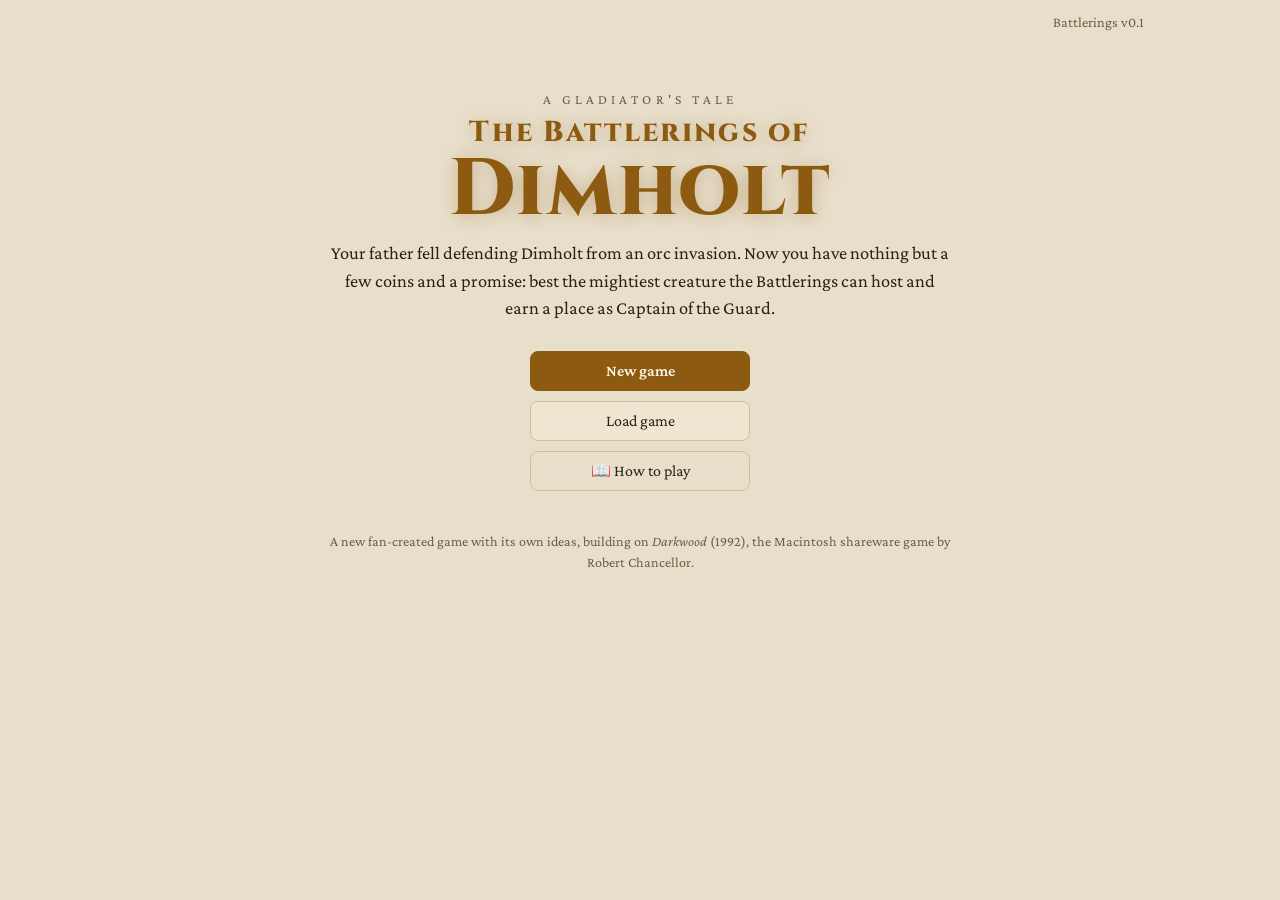
<file: index.html>
<!doctype html>
<html lang="en">
<head>
<meta charset="utf-8">
<meta name="viewport" content="width=device-width, initial-scale=1">
<title>The Battlerings of Dimholt</title>
<meta name="description" content="A fan-made gladiator arena game built on the ideas of Darkwood (1992). Fight from giant rats to a red dragon.">
<link rel="icon" href="data:image/svg+xml,<svg xmlns=%22http://www.w3.org/2000/svg%22 viewBox=%220 0 100 100%22><text y=%22.9em%22 font-size=%2290%22>⚔️</text></svg>">
<link rel="preconnect" href="https://fonts.googleapis.com">
<link rel="preconnect" href="https://fonts.gstatic.com" crossorigin>
<link href="https://fonts.googleapis.com/css2?family=Cinzel:wght@600;800&family=Crimson+Pro:ital,wght@0,400;0,600;1,400&display=swap" rel="stylesheet">
<link rel="stylesheet" href="css/game.css">
</head>
<body>
<div class="app">
  <header class="topbar">
    <nav id="nav" aria-label="Game"></nav>
    <span class="version">Battlerings v0.1</span>
  </header>
  <div id="status" class="status" aria-live="polite"></div>
  <div id="flash"></div>
  <main id="screen">
    <noscript><p>The Battlerings of Dimholt needs JavaScript to run.</p></noscript>
  </main>
</div>
<script type="module" src="js/main.js"></script>
</body>
</html>
</file>
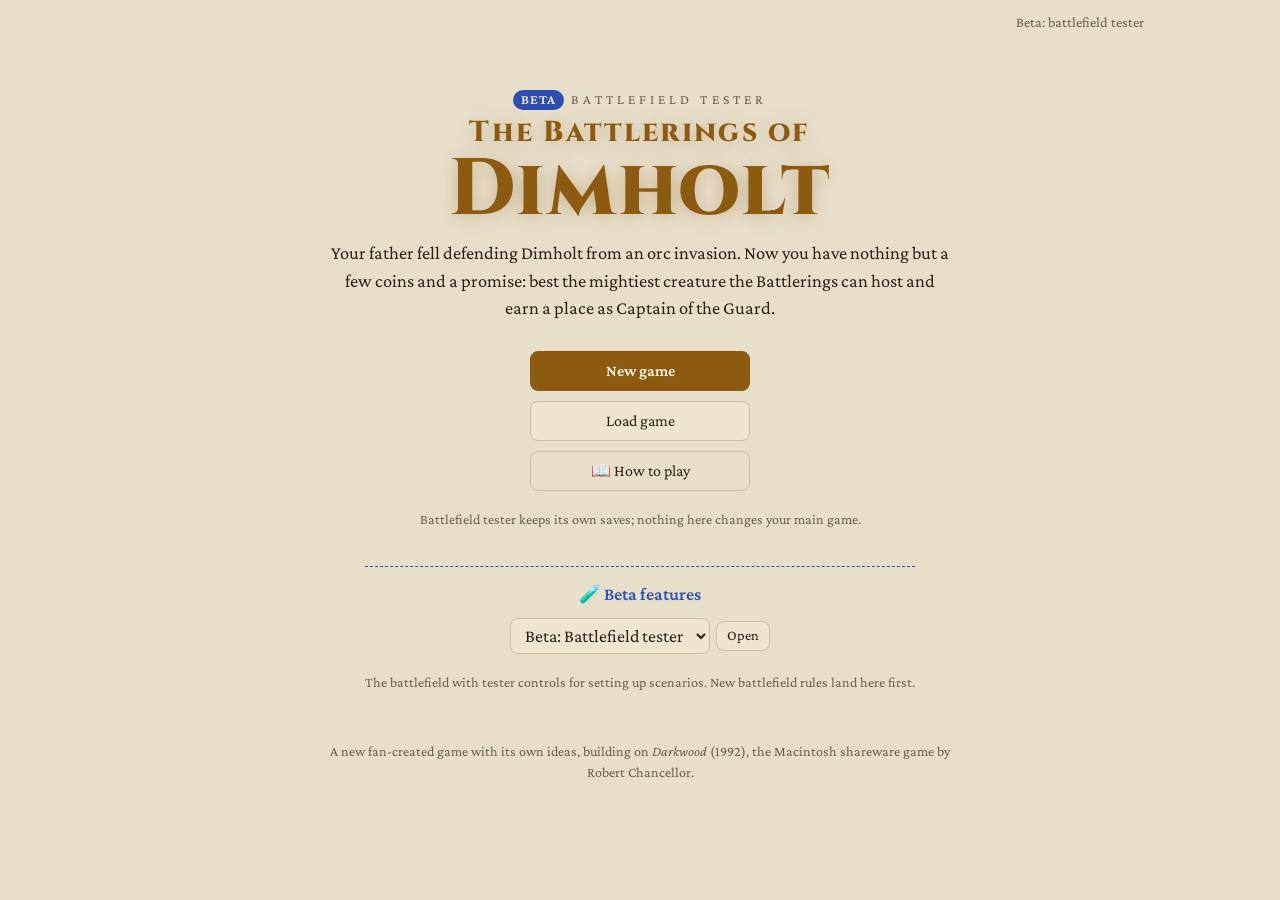
<file: hex_battlefield/index.html>
<!doctype html>
<html lang="en" data-beta-feature="hex-battlefield">
<head>
<meta charset="utf-8">
<meta name="viewport" content="width=device-width, initial-scale=1">
<title>Battlerings Beta: Battlefield Tester</title>
<meta name="description" content="Beta of The Battlerings of Dimholt: the full game with tester controls on the battlefield.">
<link rel="icon" href="data:image/svg+xml,<svg xmlns=%22http://www.w3.org/2000/svg%22 viewBox=%220 0 100 100%22><text y=%22.9em%22 font-size=%2290%22>⚔️</text></svg>">
<link rel="preconnect" href="https://fonts.googleapis.com">
<link rel="preconnect" href="https://fonts.gstatic.com" crossorigin>
<link href="https://fonts.googleapis.com/css2?family=Cinzel:wght@600;800&family=Crimson+Pro:ital,wght@0,400;0,600;1,400&display=swap" rel="stylesheet">
<link rel="stylesheet" href="../css/game.css">
</head>
<body>
<div class="app">
  <header class="topbar">
    <nav id="nav" aria-label="Game"></nav>
    <span class="version">Beta: battlefield tester</span>
  </header>
  <div id="status" class="status" aria-live="polite"></div>
  <div id="flash"></div>
  <main id="screen">
    <noscript><p>The Battlerings of Dimholt needs JavaScript to run.</p></noscript>
  </main>
</div>
<script type="module" src="../js/main-beta.js"></script>
</body>
</html>
</file>
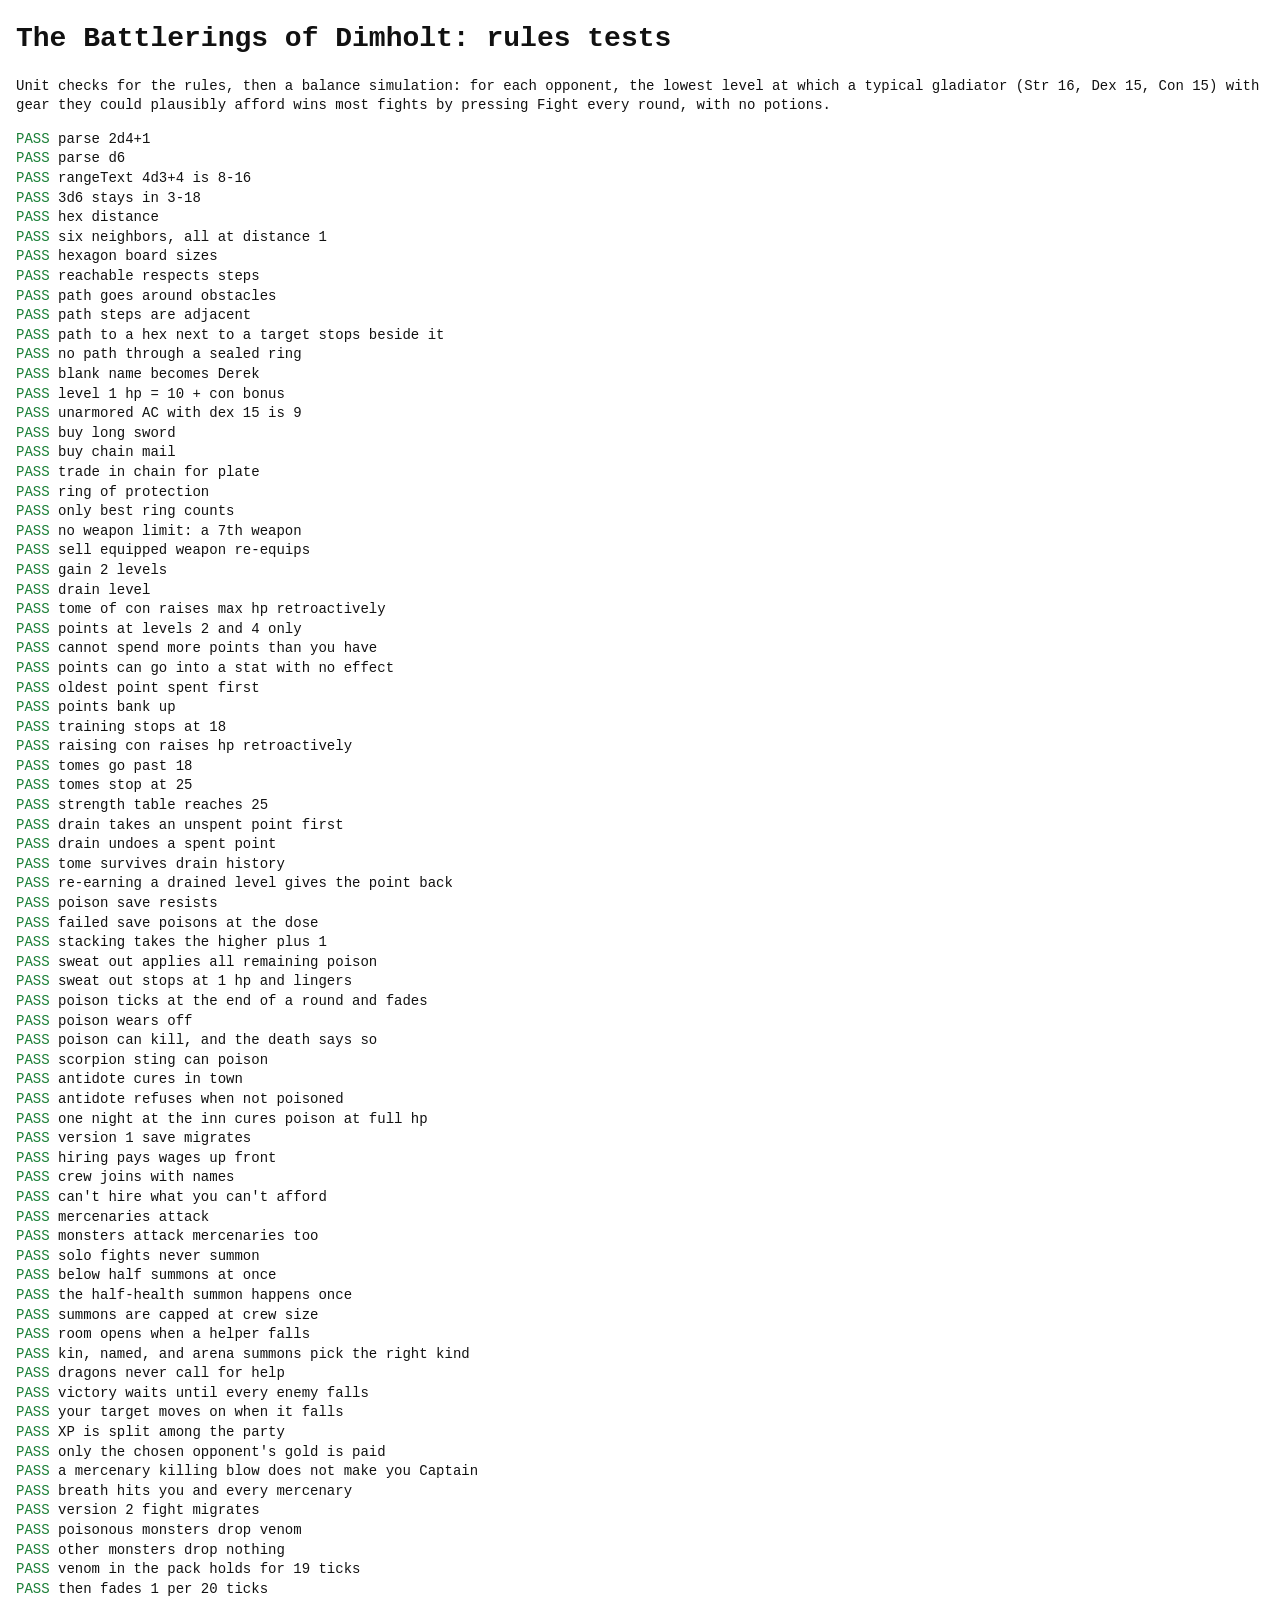
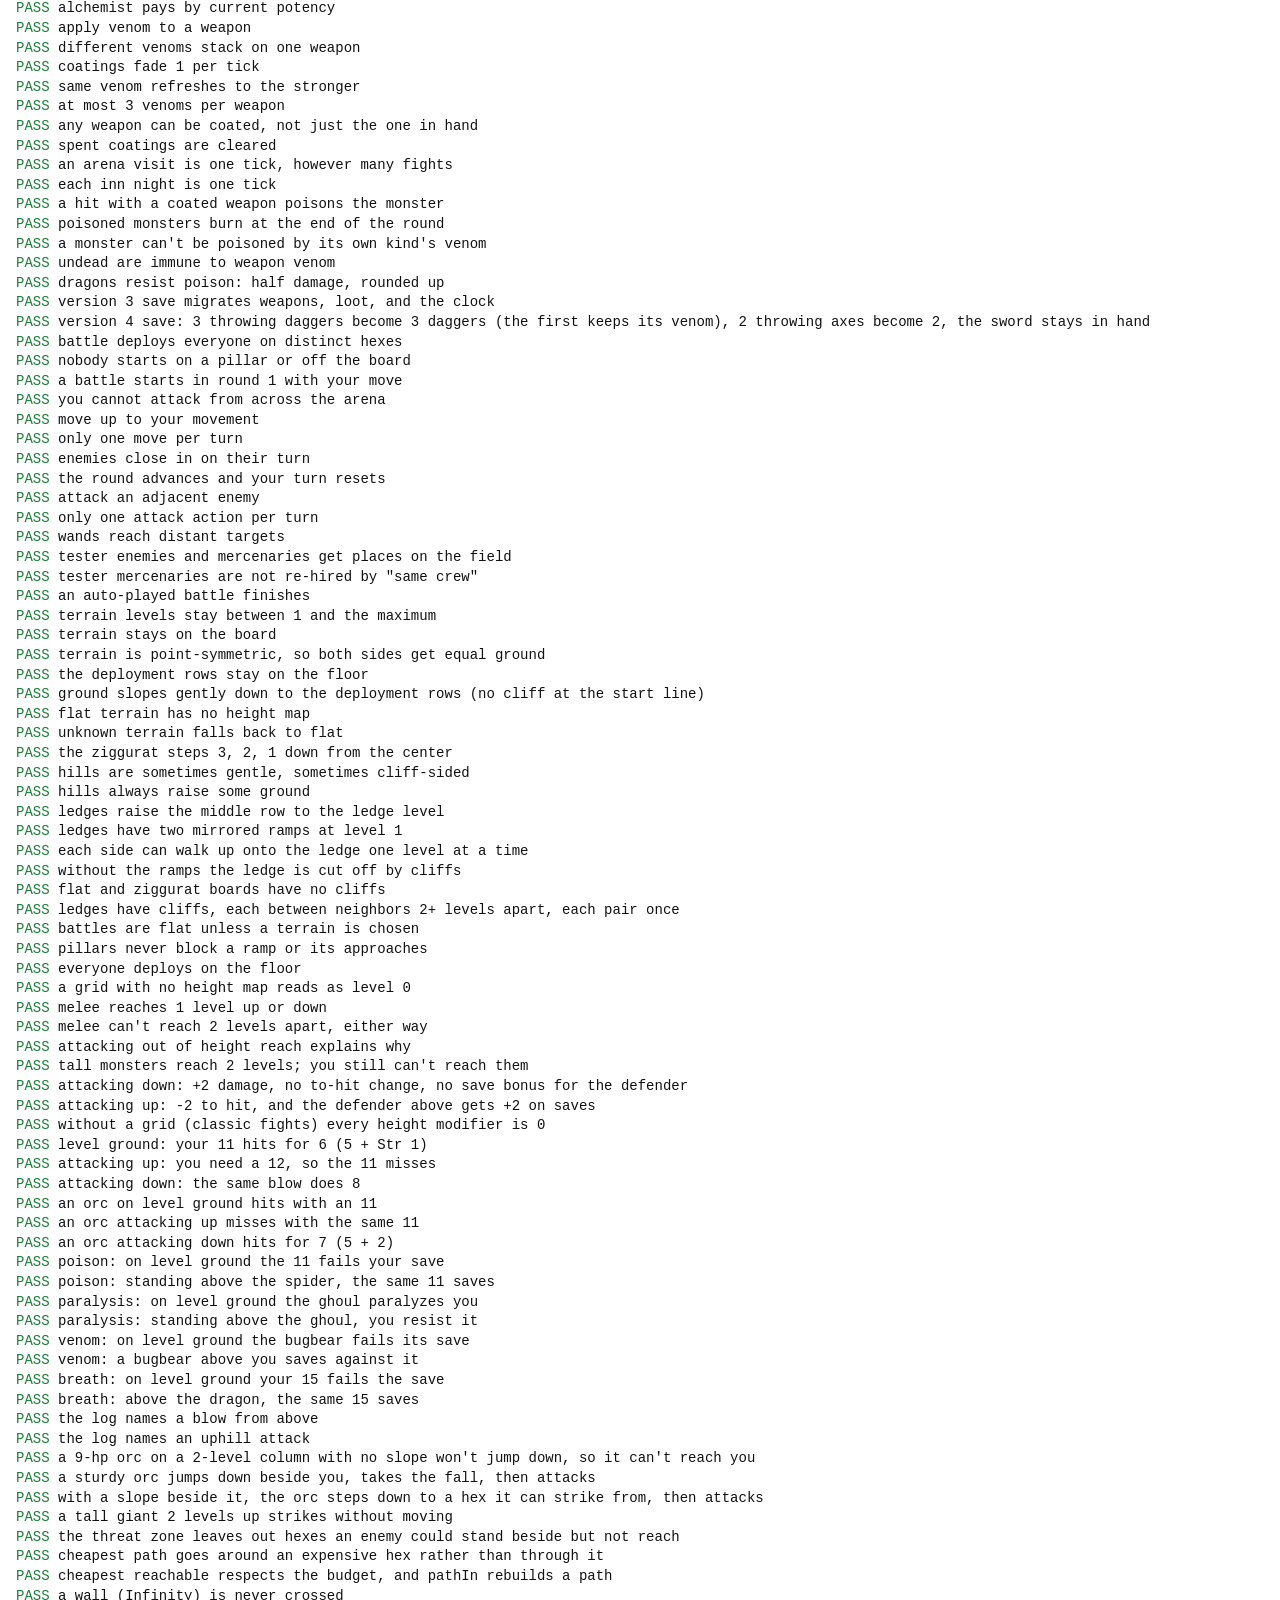
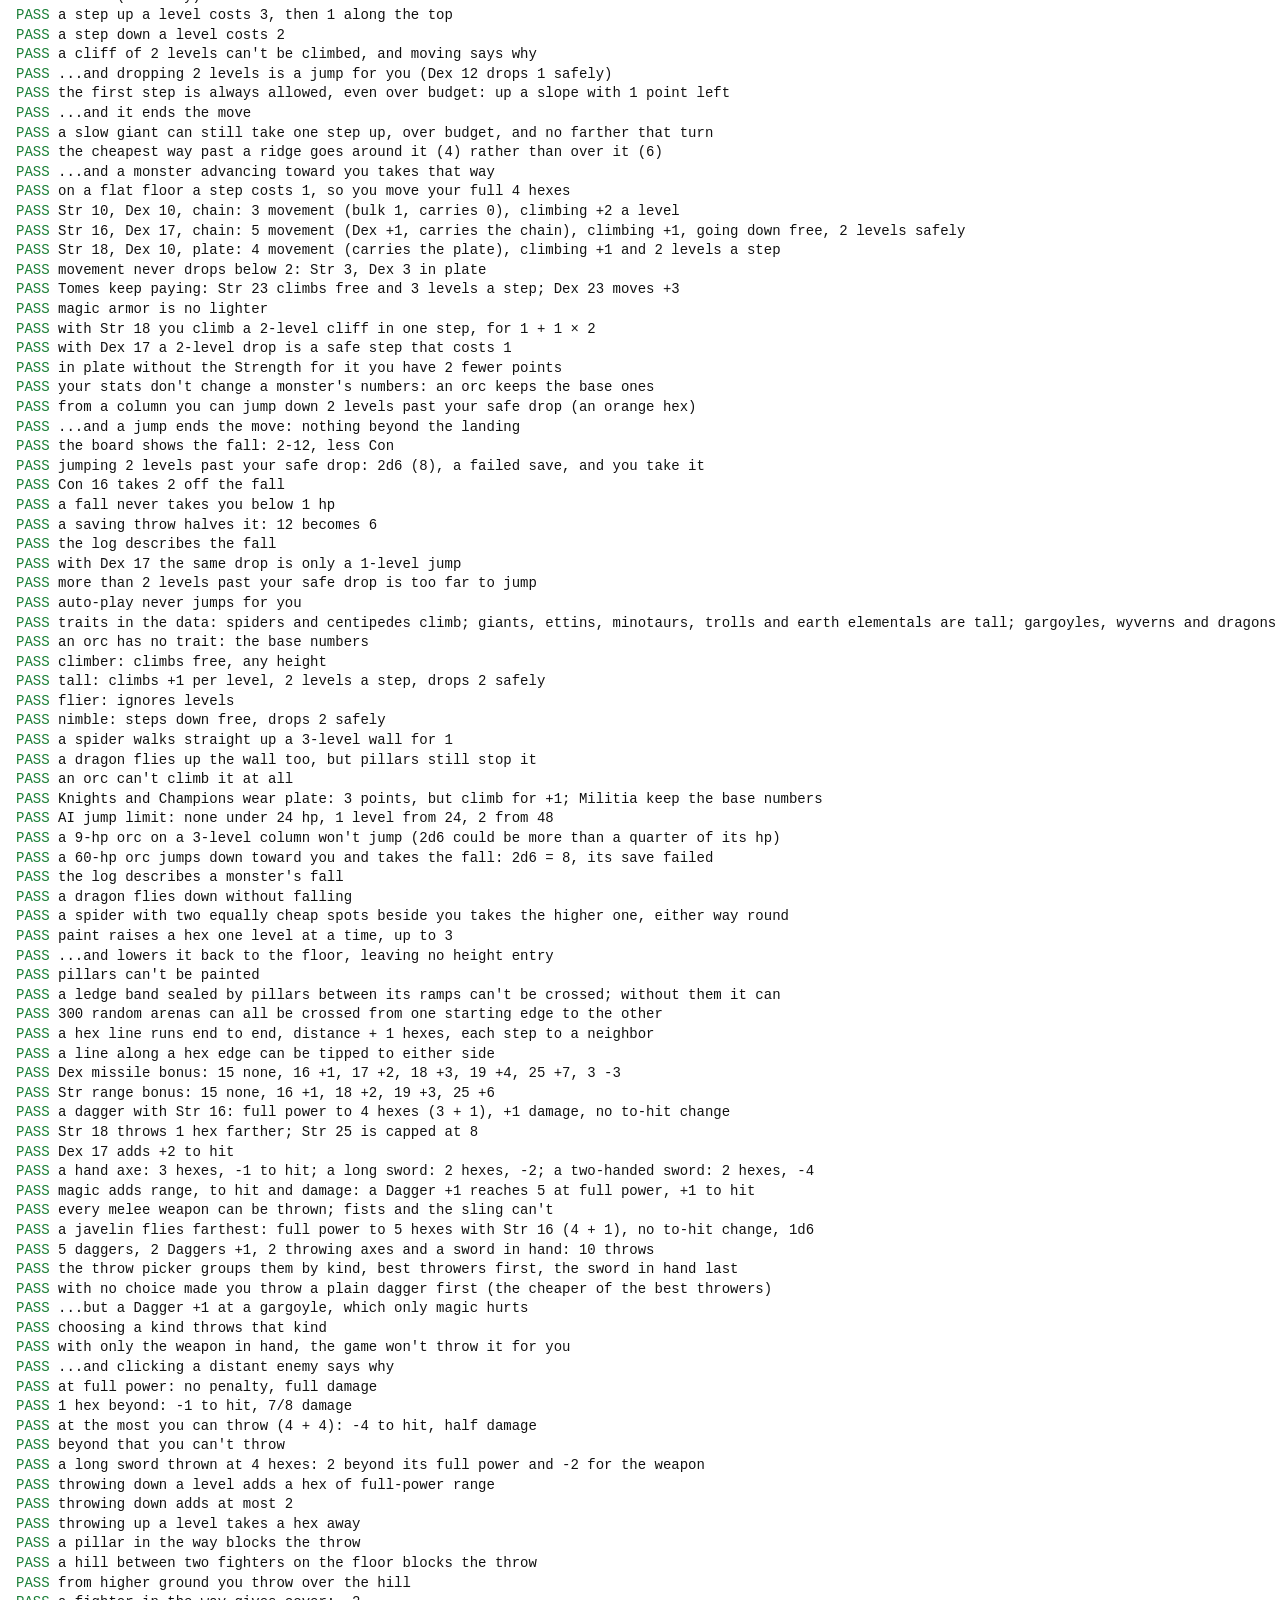
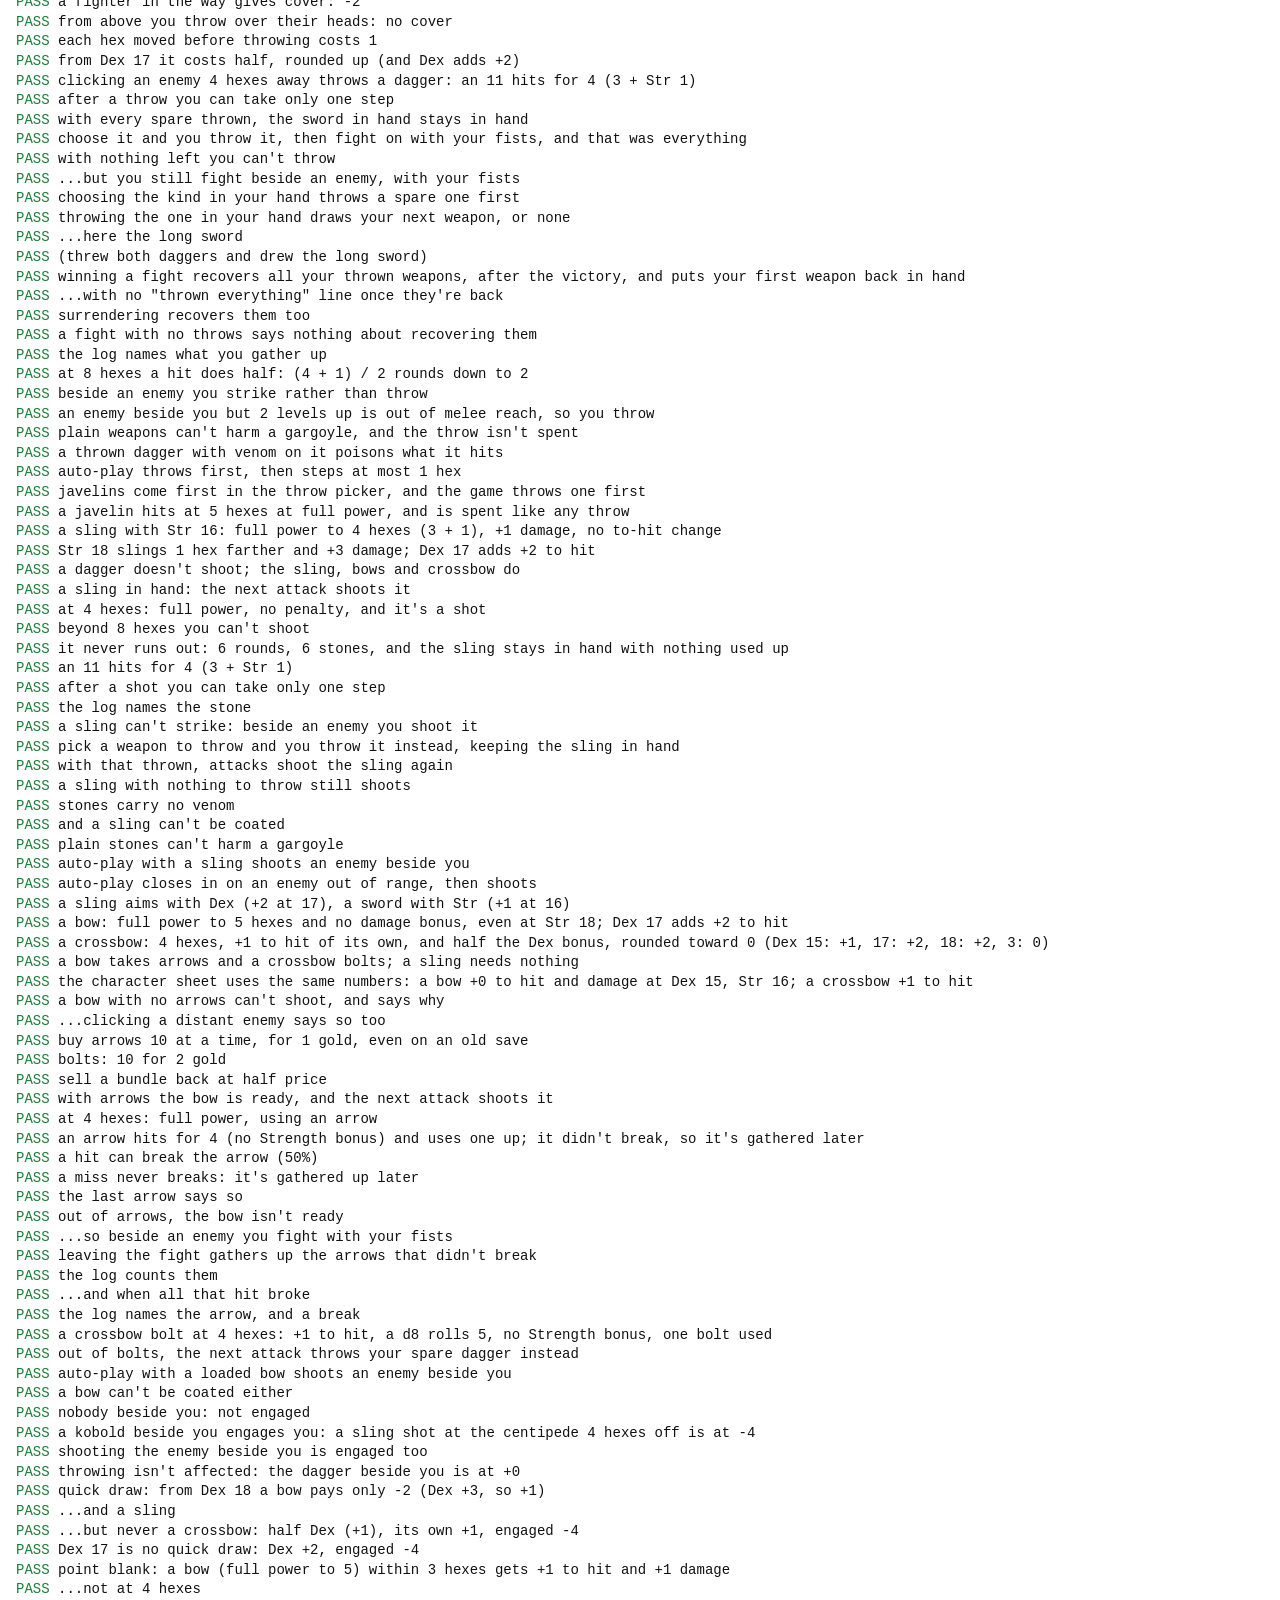
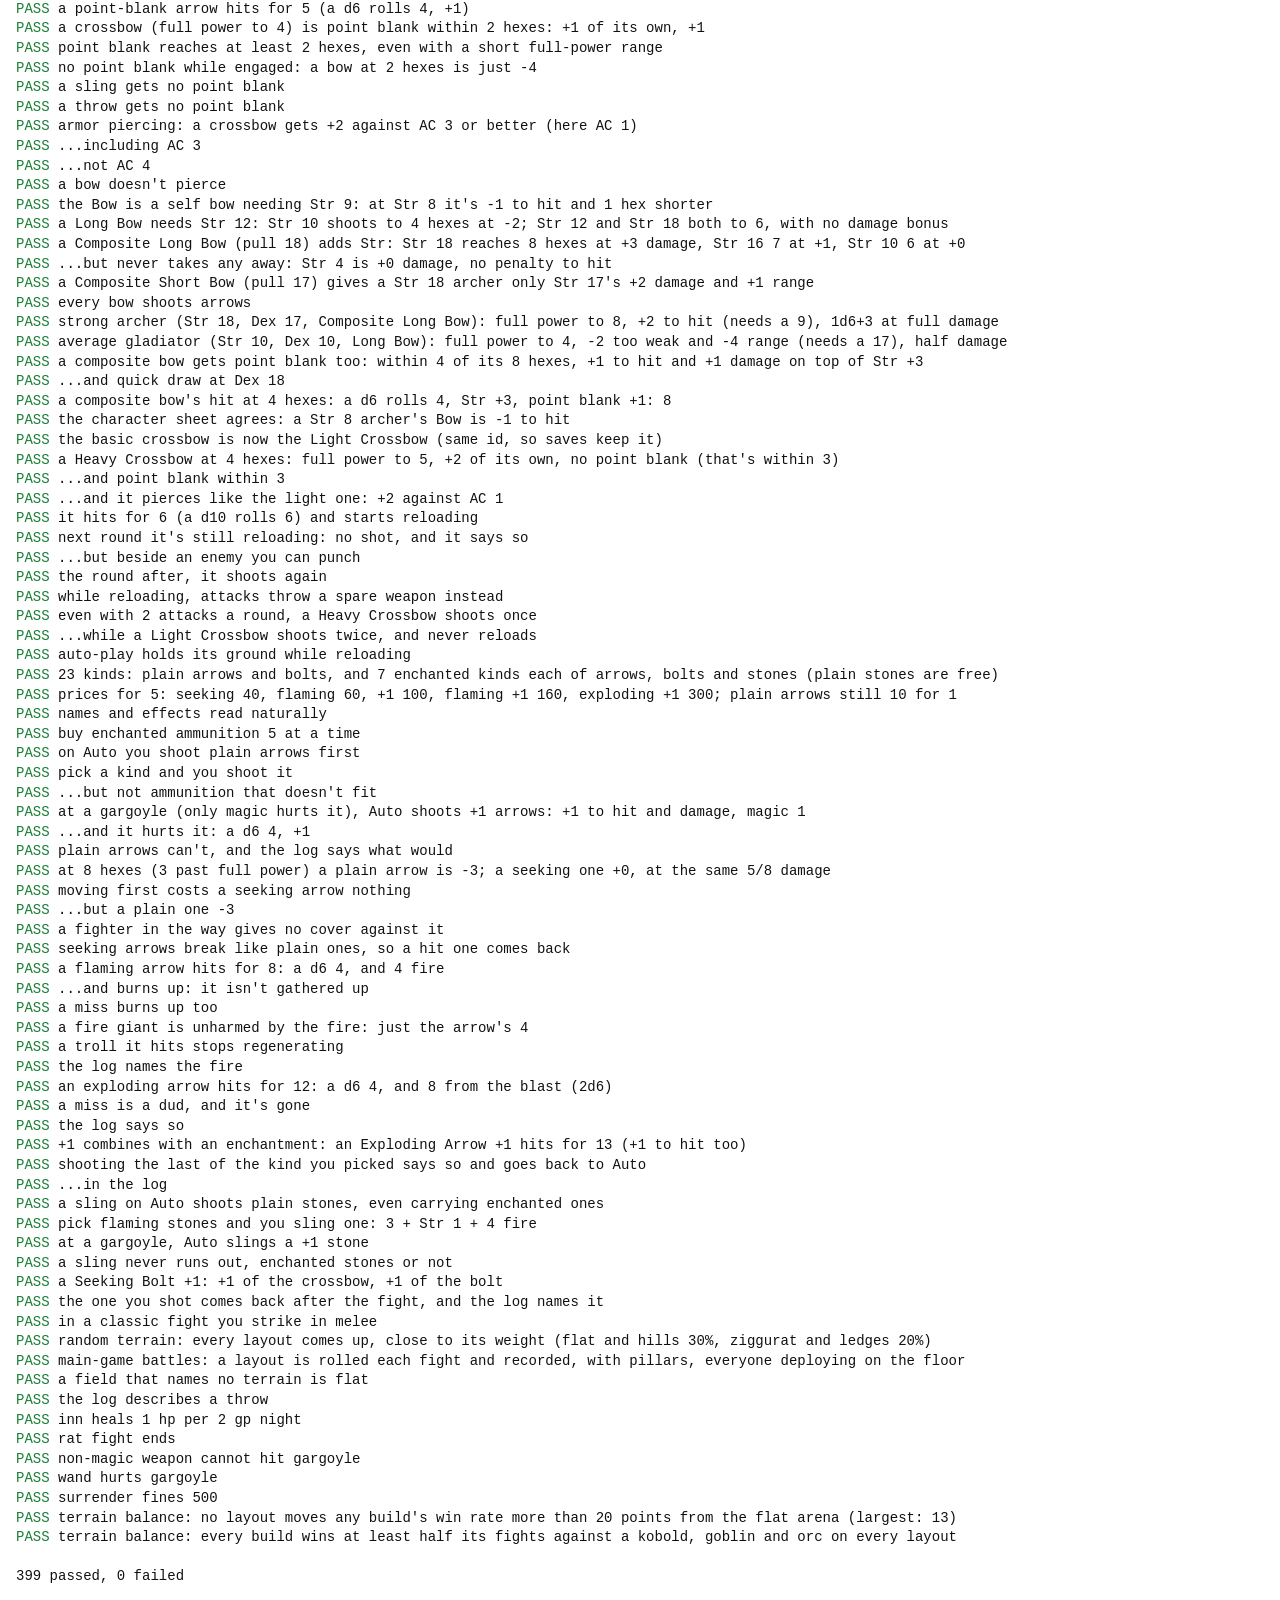
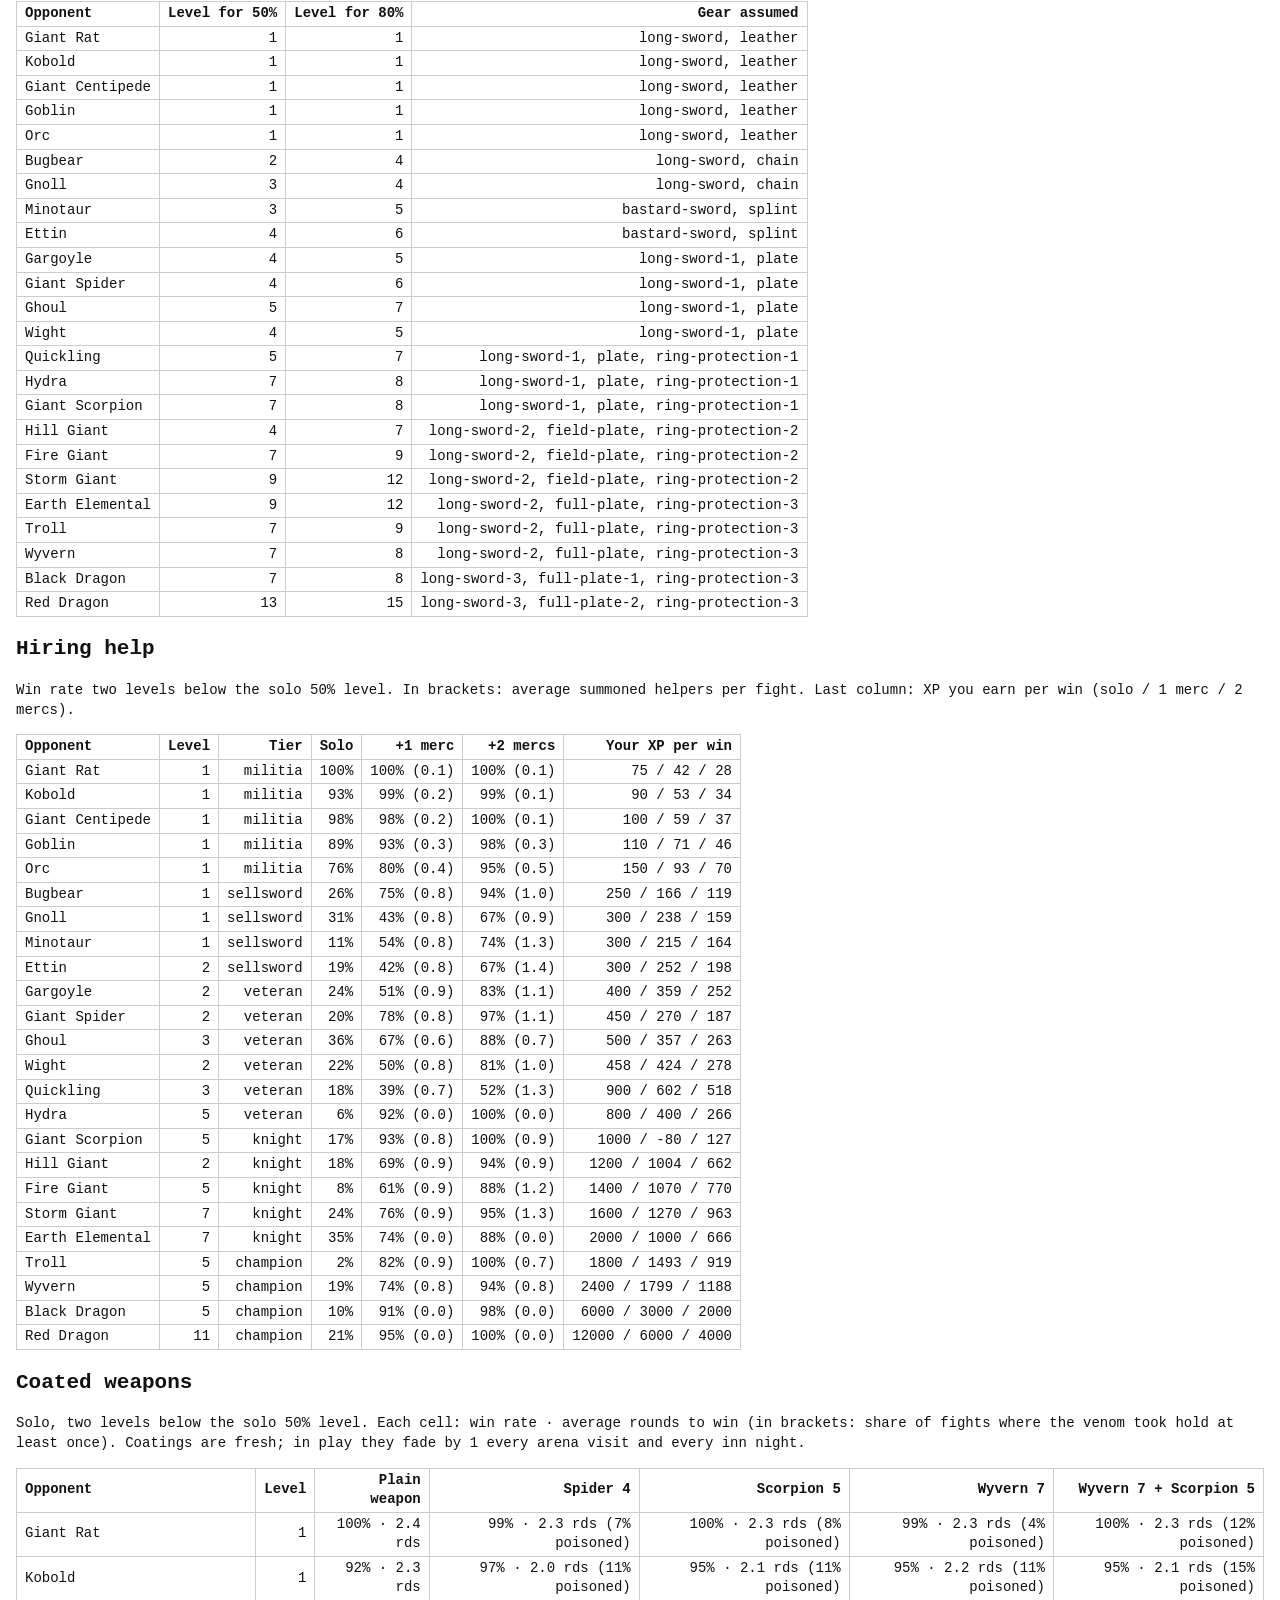
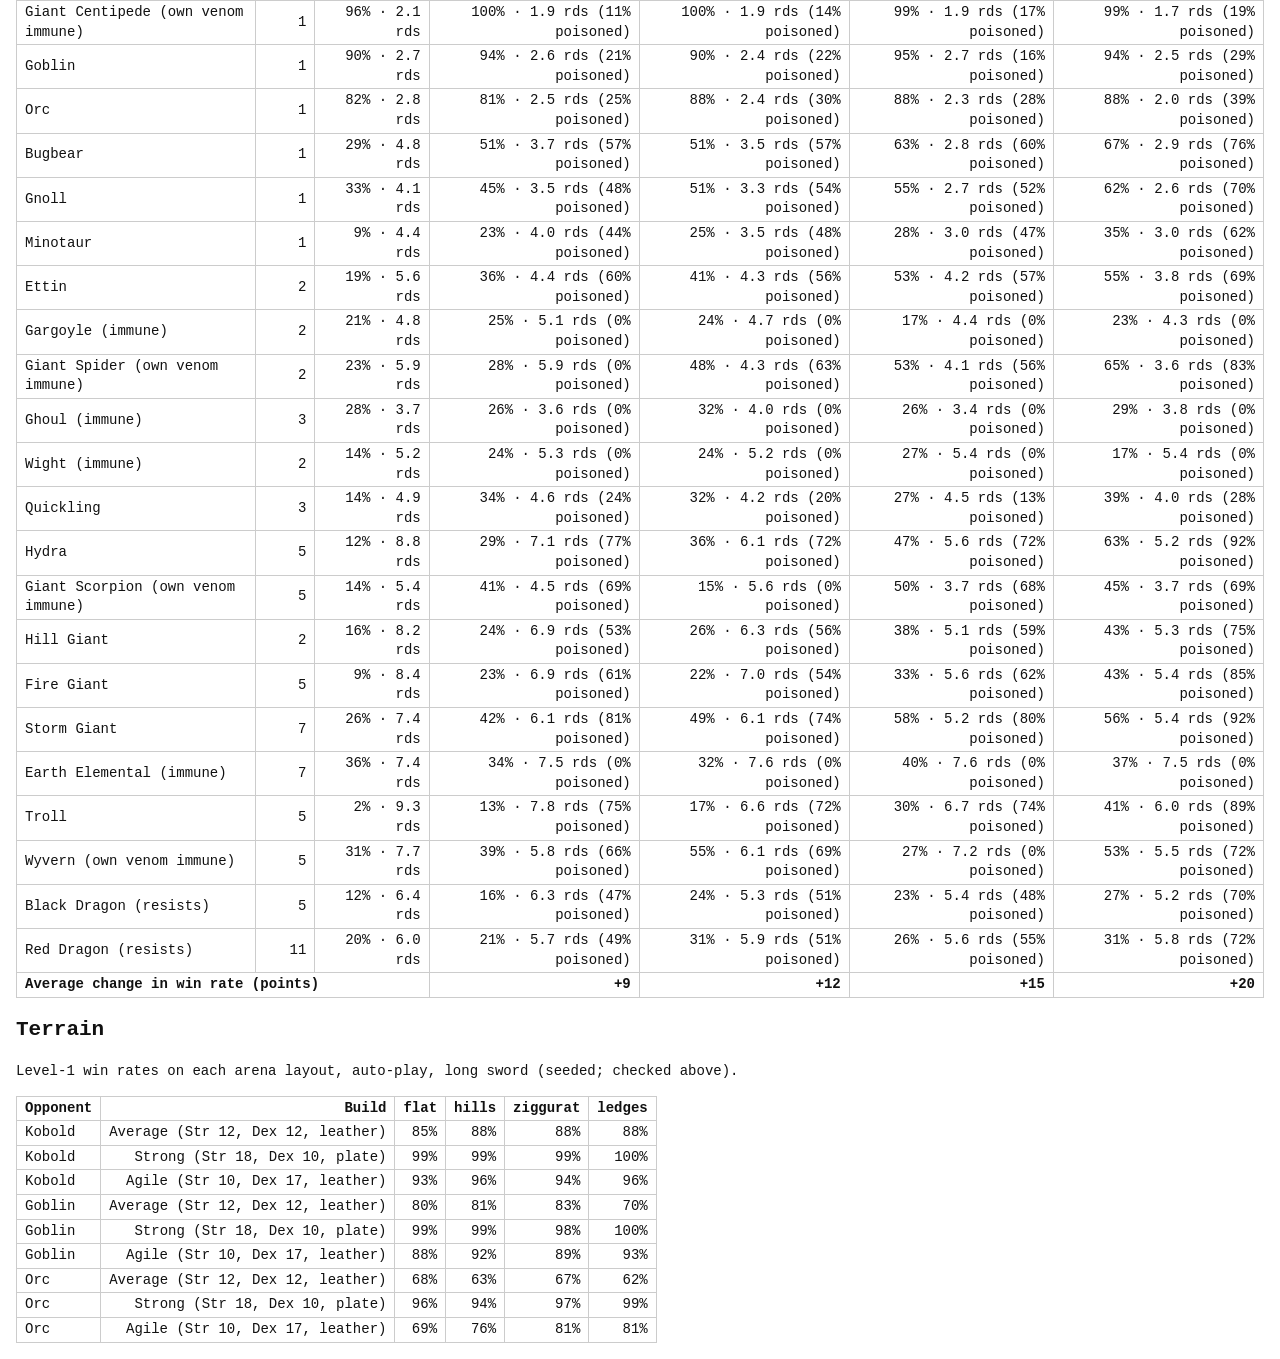
<file: tests/index.html>
<!doctype html>
<html lang="en">
<head>
<meta charset="utf-8">
<meta name="viewport" content="width=device-width, initial-scale=1">
<title>Battlerings Tests</title>
<style>
  body { font: 14px/1.4 ui-monospace, Consolas, monospace; margin: 16px; background: #fff; color: #111; }
  .pass { color: #1a7f37; } .fail { color: #b3261e; font-weight: bold; }
  table { border-collapse: collapse; margin-top: 12px; }
  td, th { border: 1px solid #ccc; padding: 2px 8px; text-align: right; }
  td:first-child, th:first-child { text-align: left; }
</style>
</head>
<body>
<h1>The Battlerings of Dimholt: rules tests</h1>
<p>Unit checks for the rules, then a balance simulation: for each opponent, the lowest level at which a
  typical gladiator (Str 16, Dex 15, Con 15) with gear they could plausibly afford wins most fights by
  pressing Fight every round, with no potions.</p>
<pre id="out"></pre>
<div id="sim"></div>
<script type="module">
import { setRng, seeded, roll, parse, rangeText } from '../js/engine/dice.js';
import { exposeToPoison, sweatOut } from '../js/rules/poison.js';
import * as Hex from '../js/engine/hex.js';
import * as BF from '../js/rules/battlefield.js';
import * as Terrain from '../js/rules/terrain.js';
import { heightMods, inReach, enemyTurn, monsterSaveLevel } from '../js/rules/combat.js';
import * as Ranged from '../js/rules/ranged.js';
import { dexMissile, strRange, saveTarget, CLIMB_COST, DROP_COST, MOVE_TRAITS } from '../js/rules/tables.js';
import { WEAPONS, WEAPON_BY_ID, UNARMED, AMMO, AMMO_BY_ID, ammoEffect } from '../js/data/equipment.js';
import { describe } from '../js/ui/presenter.js';
import { glandPotency, coatingStrength, applyVenom, sellLoot, rollLoot, endArenaVisit, advanceClock, liveCoatings } from '../js/rules/loot.js';
import { readSlot, deleteSlot } from '../js/engine/save.js';
import { MONSTERS } from '../js/data/monsters.js';
import { MERC_BY_ID } from '../js/data/mercs.js';
import { createCharacter, maxHp, armorClass, gainXp, drainLevel, spendStatPoints, readTome, moveStats, toHitBonus, damageBonus } from '../js/rules/character.js';
import { buyWeapon, buyArmor, buyItem, sellWeapon, stayAtInn, useItemInTown, buyAmmo, sellAmmo } from '../js/rules/town.js';
import { startCombat, playRound } from '../js/rules/combat.js';
import { newGameState, SAVE_VERSION } from '../js/engine/state.js';
import { reinforcementsDue, setTarget, summonKind } from '../js/rules/combat.js';
import { MONSTER_BY_ID } from '../js/data/monsters.js';
import { XP_FOR_LEVEL, strBonus, dexAc, conHp } from '../js/rules/tables.js';

const out = document.getElementById('out');
let passed = 0, failed = 0;
function check(name, cond) {
  if (cond) passed++; else failed++;
  out.insertAdjacentHTML('beforeend', `<span class="${cond ? 'pass' : 'fail'}">${cond ? 'PASS' : 'FAIL'}</span> ${name}\n`);
}

setRng(seeded(42));

// Dice
check('parse 2d4+1', JSON.stringify(parse('2d4+1')) === '{"n":2,"sides":4,"mod":1}');
check('parse d6', parse('d6').n === 1);
check('rangeText 4d3+4 is 8-16', rangeText('4d3+4') === '8-16');
let lo = 99, hi = 0;
for (let i = 0; i < 2000; i++) { const r = roll('3d6'); lo = Math.min(lo, r); hi = Math.max(hi, r); }
check('3d6 stays in 3-18', lo >= 3 && hi <= 18);

// Hex grid
{
  const o = { q: 0, r: 0 };
  check('hex distance', Hex.distance(o, { q: 3, r: -1 }) === 3 && Hex.distance(o, { q: -2, r: 2 }) === 2);
  check('six neighbors, all at distance 1', Hex.neighbors(o).length === 6 && Hex.neighbors(o).every(n => Hex.distance(o, n) === 1));
  check('hexagon board sizes', Hex.hexagon(1).length === 7 && Hex.hexagon(5).length === 91);
  const board = new Set(Hex.hexagon(3).map(Hex.key));
  const wall = new Set(['1,-1', '1,0', '0,1']);
  const passable = h => board.has(Hex.key(h)) && !wall.has(Hex.key(h));
  check('reachable respects steps', [...Hex.reachable(o, 1, () => true).keys()].length === 7);
  const path = Hex.pathToHex(o, { q: 2, r: 0 }, passable);
  check('path goes around obstacles', path && path.length > 2 && path.every(h => passable(h)) && Hex.equal(path.at(-1), { q: 2, r: 0 }));
  check('path steps are adjacent', path.every((h, i) => Hex.adjacent(i ? path[i - 1] : o, h)));
  const near = Hex.pathToAdjacent(o, { q: 3, r: 0 }, passable);
  check('path to a hex next to a target stops beside it', near && Hex.adjacent(near.at(-1), { q: 3, r: 0 }));
  check('no path through a sealed ring', Hex.pathToHex(o, { q: 3, r: 0 }, h => Hex.distance(o, h) !== 1) === null);
}

// Character
const stats = { str: 16, int: 10, wis: 10, dex: 15, con: 15, cha: 10 };
const c = createCharacter('  ', stats);
check('blank name becomes Derek', c.name === 'Derek');
check('level 1 hp = 10 + con bonus', maxHp(c) === 11 && c.hp === 11);
check('unarmored AC with dex 15 is 9', armorClass(c) === 9);
c.gold = 10000;
check('buy long sword', buyWeapon(c, 'long-sword').ok && c.equipped === 0);
check('buy chain mail', buyArmor(c, 'chain').ok && armorClass(c) === 4);
const g = c.gold;
check('trade in chain for plate', buyArmor(c, 'plate').ok && c.gold === g - (600 - 37));
check('ring of protection', buyItem(c, 'ring-protection-2').ok && armorClass(c) === 0);
check('only best ring counts', buyItem(c, 'ring-protection-1').ok && armorClass(c) === 0);
for (let i = 0; i < 6; i++) buyWeapon(c, 'dagger');
check('no weapon limit: a 7th weapon', c.weapons.length === 7);
check('sell equipped weapon re-equips', sellWeapon(c, 0).ok && c.equipped === 0 && c.weapons.length === 6);
const ups = gainXp(c, XP_FOR_LEVEL[3]);
check('gain 2 levels', c.level === 3 && ups.length === 2);
check('drain level', !drainLevel(c).died && c.level === 2 && c.hpRolls.length === 2);
buyItem(c, 'tome-con');
const before = maxHp(c);
useItemInTown(c, c.items.length - 1);
check('tome of con raises max hp retroactively', maxHp(c) === before + 2 && c.stats.con === 16);

// Stat points
{
  const s = createCharacter('Trainee', { str: 16, int: 10, wis: 10, dex: 15, con: 15, cha: 10 });
  gainXp(s, XP_FOR_LEVEL[5]);
  check('points at levels 2 and 4 only', JSON.stringify(s.statPoints) === '[2,4]');
  check('cannot spend more points than you have', !spendStatPoints(s, { str: 3 }).ok && s.stats.str === 16);
  check('points can go into a stat with no effect', spendStatPoints(s, { cha: 1 }).ok && s.stats.cha === 11 && s.statPoints.length === 1);
  check('oldest point spent first', s.statLog[0].level === 2 && s.statPoints[0] === 4);
  gainXp(s, XP_FOR_LEVEL[9] - s.xp); // levels 6 and 8 add two more points
  check('points bank up', JSON.stringify(s.statPoints) === '[4,6,8]');
  check('training stops at 18', !spendStatPoints(s, { str: 3 }).ok && spendStatPoints(s, { str: 2 }).ok && s.stats.str === 18);
  const hpBefore = maxHp(s);
  check('raising con raises hp retroactively', spendStatPoints(s, { con: 1 }).ok && maxHp(s) === hpBefore + 9 && s.hp === maxHp(s));
  check('tomes go past 18', readTome(s, 'str') && s.stats.str === 19);
  for (let i = 0; i < 10; i++) readTome(s, 'str');
  check('tomes stop at 25', s.stats.str === 25);
  check('strength table reaches 25', strBonus(25).hit === 6 && strBonus(25).dmg === 10 && dexAc(25) === -8 && conHp(25) === 8);

  // Level drain takes back the drained level's point.
  const d = createCharacter('Drained', { str: 15, int: 10, wis: 10, dex: 15, con: 15, cha: 10 });
  gainXp(d, XP_FOR_LEVEL[4]);
  spendStatPoints(d, { str: 1 }); // the level 2 point
  const r1 = drainLevel(d); // lose level 4: its point is unspent
  check('drain takes an unspent point first', r1.lostPoint && d.statPoints.length === 0 && d.stats.str === 16);
  drainLevel(d); // lose level 3: no point
  const r2 = drainLevel(d); // lose level 2: its point raised Strength
  check('drain undoes a spent point', r2.lostStat === 'str' && d.stats.str === 15 && d.statLog[0].revoked);
  readTome(d, 'str');
  check('tome survives drain history', d.stats.str === 16);
  gainXp(d, XP_FOR_LEVEL[2] - d.xp);
  check('re-earning a drained level gives the point back', JSON.stringify(d.statPoints) === '[2]');
}

// Poison
{
  const p = createCharacter('Venom', { str: 12, int: 10, wis: 10, dex: 12, con: 12, cha: 10 });
  setRng(() => 0.99); // every d20 is a 20
  check('poison save resists', exposeToPoison(p, 'giant-spider', 4).resisted && p.poison === 0 && p.poisonRecord['giant-spider'].resisted === 1);
  setRng(() => 0);    // every d20 is a 1
  check('failed save poisons at the dose', exposeToPoison(p, 'giant-spider', 4).strength === 4 && p.poisonSource === 'giant-spider');
  check('stacking takes the higher plus 1', exposeToPoison(p, 'giant-centipede', 2).strength === 5 && p.poisonRecord['giant-spider'].poisoned === 1);
  p.hp = 20; p.poison = 4;
  check('sweat out applies all remaining poison', JSON.stringify(sweatOut(p)) === '{"dmg":10,"lingering":0}' && p.hp === 10);
  p.hp = 5; p.poison = 4;
  check('sweat out stops at 1 hp and lingers', JSON.stringify(sweatOut(p)) === '{"dmg":4,"lingering":3}' && p.hp === 1);

  const ps = newGameState(createCharacter('Ticker', { str: 12, int: 10, wis: 10, dex: 12, con: 12, cha: 10 }));
  ps.character.hp = 999; ps.character.poison = 3;
  startCombat(ps, 'gargoyle');
  const tick = playRound(ps, { type: 'fight' }); // all rolls are 1: everyone misses
  check('poison ticks at the end of a round and fades', tick.some(e => e.t === 'poisonTick' && e.dmg === 3) && ps.character.poison === 2);
  playRound(ps, { type: 'fight' }); playRound(ps, { type: 'fight' });
  check('poison wears off', ps.character.poison === 0);
  ps.character.hp = 2; ps.character.poison = 5;
  playRound(ps, { type: 'fight' });
  check('poison can kill, and the death says so', ps.combat.result === 'death' && ps.combat.cause === 'poison');

  const sc = newGameState(createCharacter('Stung', { str: 12, int: 10, wis: 10, dex: 12, con: 12, cha: 10 }));
  sc.character.hp = 999;
  startCombat(sc, 'giant-scorpion');
  setRng(seeded(7));
  let poisonedOnce = false;
  for (let i = 0; i < 40 && !sc.combat.over; i++) poisonedOnce ||= playRound(sc, { type: 'fight' }).some(e => e.t === 'poisoned');
  check('scorpion sting can poison', poisonedOnce && sc.character.poisonRecord['giant-scorpion'].poisoned > 0);

  const cureState = newGameState(createCharacter('Cured', { str: 12, int: 10, wis: 10, dex: 12, con: 12, cha: 10 }));
  const cc = cureState.character;
  cc.gold = 1000; cc.poison = 3;
  buyItem(cc, 'potion-neutralize-poison');
  check('antidote cures in town', useItemInTown(cc, 0).ok && cc.poison === 0 && cc.items.length === 0);
  check('antidote refuses when not poisoned', buyItem(cc, 'potion-neutralize-poison').ok && !useItemInTown(cc, 0).ok);
  cc.poison = 2;
  check('one night at the inn cures poison at full hp', stayAtInn(cureState, Infinity).ok && cc.poison === 0 && cureState.day === 2);

  // Saves from before poison existed still load.
  const old = newGameState(createCharacter('Old', { str: 12, int: 10, wis: 10, dex: 12, con: 12, cha: 10 }));
  old.version = 1;
  delete old.character.poison; delete old.character.poisonSource; delete old.character.poisonRecord;
  localStorage.setItem('dimholt.save.migtest', JSON.stringify({ format: 'dimholt-save', version: 1, state: old }));
  const loaded = readSlot('migtest');
  deleteSlot('migtest');
  check('version 1 save migrates', loaded && loaded.state.version === SAVE_VERSION && loaded.state.character.poison === 0 && typeof loaded.state.character.poisonRecord === 'object');
  setRng(seeded(42));
}

// Mercenaries and reinforcements
{
  const fresh = () => {
    const st = newGameState(createCharacter('Boss', { str: 16, int: 10, wis: 10, dex: 15, con: 15, cha: 10 }));
    st.character.gold = 100000; st.character.hp = 9999;
    buyWeapon(st.character, 'long-sword-2');
    return st;
  };
  setRng(seeded(11));

  let st = fresh();
  const before = st.character.gold;
  check('hiring pays wages up front', startCombat(st, 'orc', { militia: 2, veteran: 1 }).ok && st.character.gold === before - 170);
  check('crew joins with names', st.combat.allies.length === 3 && st.combat.hired === 3 && st.combat.allies.every(a => a.name && a.hp === a.maxHp));
  st.character.gold = 5;
  check("can't hire what you can't afford", !startCombat(st, 'orc', { champion: 1 }).ok);

  // Mercenaries act on your side.
  st = fresh();
  startCombat(st, 'hill-giant', { knight: 2 });
  let allyActed = false, allyTargeted = false;
  for (let i = 0; i < 30 && !st.combat.over; i++) {
    const ev = playRound(st, { type: 'fight' });
    allyActed ||= ev.some(e => e.t === 'attack' && e.by === 'ally');
    allyTargeted ||= ev.some(e => e.t === 'attack' && e.by === 'enemy' && !e.you);
  }
  check('mercenaries attack', allyActed);
  check('monsters attack mercenaries too', allyTargeted);

  // Solo fights never summon.
  st = fresh();
  startCombat(st, 'kobold');
  st.combat.enemies[0].hp = 1; st.combat.enemies[0].maxHp = 100;
  check('solo fights never summon', JSON.stringify(reinforcementsDue(st)) === '{"now":0,"warn":0}');

  // Below half health: an immediate summon, once, within the cap.
  st = fresh();
  startCombat(st, 'orc', { militia: 1 });
  const main = st.combat.enemies[0];
  main.maxHp = 100; main.hp = 40;
  setRng(() => 0.99); // no random summon on top
  check('below half summons at once', reinforcementsDue(st).now === 1 && st.combat.summon.halfDone);
  check('the half-health summon happens once', reinforcementsDue(st).now === 0);

  // The cap: never more helpers than mercenaries hired.
  st = fresh();
  startCombat(st, 'orc', { militia: 1 });
  st.combat.enemies.push({ uid: 'e9', monsterId: 'orc', name: 'Orc 2', hp: 5, maxHp: 5, summoned: true });
  setRng(() => 0); // the random check always passes
  check('summons are capped at crew size', reinforcementsDue(st).warn === 0);
  st.combat.enemies[1].hp = 0;
  check('room opens when a helper falls', reinforcementsDue(st).warn === 1);
  setRng(seeded(12));

  check('kin, named, and arena summons pick the right kind',
    summonKind(MONSTER_BY_ID.kobold) === 'kobold' && summonKind(MONSTER_BY_ID.wight) === 'ghoul' && summonKind(MONSTER_BY_ID['hill-giant']) !== 'hill-giant');
  check('dragons never call for help', !MONSTER_BY_ID['red-dragon'].calls && !MONSTER_BY_ID['black-dragon'].calls);

  // Every enemy must fall; XP is split; helpers pay no gold.
  st = fresh();
  startCombat(st, 'kobold', { militia: 1 });
  st.combat.enemies.push({ uid: 'e2', monsterId: 'kobold', name: 'Kobold 2', hp: 999, maxHp: 999, breathLeft: 0, regenBlocked: false, main: false, summoned: true, killedBy: null });
  st.combat.enemies[0].hp = 1;
  setTarget(st.combat, 'e1');
  let r = 0;
  while (st.combat.enemies[0].hp > 0 && r++ < 50) playRound(st, { type: 'fight' });
  check('victory waits until every enemy falls', !st.combat.over && st.combat.enemies[1].hp > 0);
  check('your target moves on when it falls', st.combat.target === 'e2');
  st.combat.enemies[1].hp = 1;
  const gold0 = st.character.gold, xp0 = st.character.xp;
  let win = [];
  r = 0;
  while (!st.combat.over && r++ < 50) win = playRound(st, { type: 'fight' });
  const v = win.find(e => e.t === 'victory');
  check('XP is split among the party', v && v.totalXp === 180 && v.party === 2 && st.character.xp - xp0 === 90);
  check("only the chosen opponent's gold is paid", st.character.gold - gold0 === 20);

  // Red Dragon: with help, Captain needs your killing blow.
  st = fresh();
  startCombat(st, 'red-dragon', { champion: 1 });
  st.combat.allies[0].hp = 9999;
  st.combat.enemies[0].hp = 1;
  st.combat.paralyzed = 3; // you can't act, so the Champion lands the blow
  setRng(() => 0.99);
  const dr = playRound(st, { type: 'fight' });
  check('a mercenary killing blow does not make you Captain', dr.some(e => e.t === 'captainDenied') && !st.flags.captain);
  setRng(seeded(13));

  // Breath hits the whole party.
  st = fresh();
  startCombat(st, 'black-dragon', { sellsword: 2 });
  st.combat.allies.forEach(a => { a.hp = 9999; a.maxHp = 9999; });
  setRng(() => 0); // breath chance passes, saves fail
  st.combat.paralyzed = 1;
  const br = playRound(st, { type: 'fight' }).find(e => e.t === 'breath');
  check('breath hits you and every mercenary', br && br.hits.length === 3);
  setRng(seeded(14));

  // Fights saved mid-round in version 2 still load.
  const v2 = newGameState(createCharacter('Mid', { str: 12, int: 10, wis: 10, dex: 12, con: 12, cha: 10 }));
  v2.version = 2;
  v2.combat = { monsterId: 'troll', hp: 20, maxHp: 50, round: 3, paralyzed: 0, breathLeft: 0, regenBlocked: true, over: false, result: null, log: [] };
  localStorage.setItem('dimholt.save.migtest2', JSON.stringify({ format: 'dimholt-save', version: 2, state: v2 }));
  const up = readSlot('migtest2');
  deleteSlot('migtest2');
  const uc = up?.state.combat;
  check('version 2 fight migrates', uc && uc.enemies.length === 1 && uc.enemies[0].hp === 20 && uc.enemies[0].regenBlocked && uc.enemies[0].name === 'Troll' && uc.allies.length === 0);
  setRng(seeded(42));
}

// Loot and venom
{
  const fresh = () => {
    const st = newGameState(createCharacter('Venomist', { str: 16, int: 10, wis: 10, dex: 15, con: 15, cha: 10 }));
    st.character.gold = 100000; st.character.hp = 9999;
    buyWeapon(st.character, 'long-sword');
    buyWeapon(st.character, 'dagger');
    return st;
  };
  let st = fresh();

  setRng(() => 0); // every drop roll succeeds
  check('poisonous monsters drop venom', rollLoot(st, 'wyvern').length === 1 && st.character.loot[0].id === 'wyvern-venom' && st.character.loot[0].potency === 7);
  check('other monsters drop nothing', rollLoot(st, 'orc').length === 0);
  setRng(seeded(21));

  const g = st.character.loot[0];
  advanceClock(st, 19);
  check('venom in the pack holds for 19 ticks', glandPotency(st, g) === 7);
  advanceClock(st, 1);
  check('then fades 1 per 20 ticks', glandPotency(st, g) === 6);
  check('alchemist pays by current potency', JSON.stringify(sellLoot(st, 0)).includes('720') && st.character.loot.length === 0);

  // Applying, stacking, refreshing, the cap.
  st = fresh();
  const give = id => st.character.loot.push({ id, potency: { 'wyvern-venom': 7, 'scorpion-venom': 5, 'spider-venom': 4, 'centipede-venom': 2 }[id], gotAt: st.clock });
  give('wyvern-venom');
  check('apply venom to a weapon', applyVenom(st, 0, 0).ok && st.character.weapons[0].coatings.length === 1 && st.character.loot.length === 0);
  give('scorpion-venom'); applyVenom(st, 0, 0);
  check('different venoms stack on one weapon', liveCoatings(st, st.character.weapons[0]).length === 2);
  advanceClock(st, 2);
  check('coatings fade 1 per tick', liveCoatings(st, st.character.weapons[0]).find(c => c.source === 'wyvern').now === 5);
  give('wyvern-venom'); applyVenom(st, 0, 0);
  check('same venom refreshes to the stronger', liveCoatings(st, st.character.weapons[0]).length === 2
    && liveCoatings(st, st.character.weapons[0]).find(c => c.source === 'wyvern').now === 7);
  give('spider-venom'); applyVenom(st, 0, 0);
  give('centipede-venom');
  check('at most 3 venoms per weapon', !applyVenom(st, 0, 0).ok && st.character.loot.length === 1);
  check('any weapon can be coated, not just the one in hand', applyVenom(st, 0, 1).ok && st.character.weapons[1].coatings.length === 1);
  advanceClock(st, 10);
  check('spent coatings are cleared', st.character.weapons[0].coatings.length === 0);

  // The clock: one tick per arena visit, one per night.
  st = fresh();
  startCombat(st, 'orc'); st.combat = null; startCombat(st, 'orc'); st.combat = null;
  const c0 = st.clock;
  endArenaVisit(st); endArenaVisit(st);
  check('an arena visit is one tick, however many fights', st.clock === c0 + 1);
  st.character.hp = 1;
  stayAtInn(st, 5);
  check('each inn night is one tick', st.clock === c0 + 6);

  // Venom in combat.
  const coat = (state, source, strength) => { state.character.weapons[0].coatings = [{ source, item: `${source}-venom`, strength, appliedAt: state.clock }]; };
  // A level 15 fighter (THAC0 6) hits almost anything; every d20 here is a 7,
  // which lands the hit and fails the Hill Giant's save (8, as a level 9 fighter).
  const veteran = () => { const v = fresh(); gainXp(v.character, XP_FOR_LEVEL[15]); v.character.hp = 9999; return v; };
  st = veteran();
  coat(st, 'wyvern', 6);
  startCombat(st, 'hill-giant');
  st.combat.enemies[0].hp = 9999; st.combat.enemies[0].maxHp = 9999;
  setRng(() => 0.3);
  let ev = playRound(st, { type: 'fight' });
  check('a hit with a coated weapon poisons the monster', ev.some(e => e.t === 'venom' && e.results[0].outcome === 'takes') && st.combat.enemies[0].poison > 0);
  check('poisoned monsters burn at the end of the round', ev.some(e => e.t === 'enemyPoisonTick'));

  st = veteran();
  coat(st, 'giant-scorpion', 5);
  startCombat(st, 'giant-scorpion');
  st.combat.enemies[0].hp = 9999; st.combat.enemies[0].maxHp = 9999;
  ev = playRound(st, { type: 'fight' });
  check("a monster can't be poisoned by its own kind's venom", st.combat.enemies[0].poison === 0 && ev.some(e => e.t === 'venom' && e.results[0].outcome === 'own'));

  st = veteran();
  coat(st, 'wyvern', 6);
  startCombat(st, 'ghoul');
  st.combat.enemies[0].hp = 9999; st.combat.enemies[0].maxHp = 9999;
  ev = playRound(st, { type: 'fight' });
  check('undead are immune to weapon venom', st.combat.enemies[0].poison === 0 && ev.some(e => e.t === 'venomImmune'));

  st = fresh();
  startCombat(st, 'red-dragon');
  st.combat.enemies[0].hp = 9999; st.combat.enemies[0].maxHp = 9999; st.combat.enemies[0].poison = 7; st.combat.enemies[0].breathLeft = 0;
  st.combat.paralyzed = 1;
  ev = playRound(st, { type: 'fight' });
  const tick = ev.find(e => e.t === 'enemyPoisonTick');
  check('dragons resist poison: half damage, rounded up', tick && tick.dmg === 4 && tick.resists && st.combat.enemies[0].poison === 6);
  setRng(seeded(22));

  // Version 3 saves still load.
  const v3 = newGameState(createCharacter('Old', { str: 12, int: 10, wis: 10, dex: 12, con: 12, cha: 10 }));
  v3.version = 3;
  v3.character.weapons = ['long-sword', 'dagger']; v3.character.equipped = 0;
  delete v3.character.loot; delete v3.clock; delete v3.arenaVisit;
  localStorage.setItem('dimholt.save.migtest3', JSON.stringify({ format: 'dimholt-save', version: 3, state: v3 }));
  const up3 = readSlot('migtest3');
  deleteSlot('migtest3');
  const c3 = up3?.state.character;
  check('version 3 save migrates weapons, loot, and the clock',
    c3 && c3.weapons[0].id === 'long-sword' && Array.isArray(c3.weapons[1].coatings) && Array.isArray(c3.loot) && up3.state.clock === 0);

  // Version 4 saves: the beta's sets of throwing weapons become single weapons.
  const v4 = newGameState(createCharacter('Older', { str: 12, int: 10, wis: 10, dex: 12, con: 12, cha: 10 }));
  v4.version = 4;
  const venom = [{ source: 'wyvern', item: 'wyvern-venom', strength: 5, appliedAt: 0 }];
  v4.character.weapons = [{ id: 'throwing-daggers', coatings: venom }, { id: 'long-sword', coatings: [] }, { id: 'throwing-axes', coatings: [] }];
  v4.character.equipped = 1;
  localStorage.setItem('dimholt.save.migtest4', JSON.stringify({ format: 'dimholt-save', version: 4, state: v4 }));
  const c4 = readSlot('migtest4')?.state.character;
  deleteSlot('migtest4');
  check('version 4 save: 3 throwing daggers become 3 daggers (the first keeps its venom), 2 throwing axes become 2, the sword stays in hand',
    c4 && c4.weapons.map(w => w.id).join() === 'dagger,dagger,dagger,long-sword,throwing-axe,throwing-axe'
    && c4.weapons[0].coatings.length === 1 && !c4.weapons[1].coatings.length && c4.equipped === 3);
  setRng(seeded(42));
}

// Hex battlefield (beta)
{
  const fresh = () => {
    const st = newGameState(createCharacter('Hexer', { str: 16, int: 10, wis: 10, dex: 15, con: 15, cha: 10 }));
    st.character.gold = 100000; st.character.hp = 9999;
    buyWeapon(st.character, 'long-sword-2');
    return st;
  };
  setRng(seeded(31));
  let st = fresh();
  BF.startBattle(st, 'kobold', { sellsword: 1 }, { radius: 5, pillars: true });
  const cb = st.combat;
  const spots = Object.values(cb.grid.pos).map(Hex.key);
  check('battle deploys everyone on distinct hexes', spots.length === 3 && new Set(spots).size === 3);
  check('nobody starts on a pillar or off the board', Object.values(cb.grid.pos).every(h => BF.onBoard(cb, h)));
  check('a battle starts in round 1 with your move', cb.round === 1 && !cb.turn.moved && !cb.turn.acted);
  check('you cannot attack from across the arena', !BF.actYou(st, { type: 'fight', target: 'e1' }).ok);
  const far = [...BF.reachableFor(st, 'you').entries()].find(([, d]) => d.cost === BF.PLAYER_MOVE)?.[0];
  check('move up to your movement', far && BF.moveYou(st, Hex.fromKey(far)).ok && Hex.key(cb.grid.pos.you) === far);
  check('only one move per turn', !BF.moveYou(st, Hex.neighbors(cb.grid.pos.you).find(h => BF.onBoard(cb, h))).ok);
  const before = Hex.distance(cb.grid.pos.e1, cb.grid.pos.you);
  BF.endTurn(st);
  check('enemies close in on their turn', cb.over || Hex.distance(cb.grid.pos.e1, cb.grid.pos.you) < before);
  check('the round advances and your turn resets', cb.over || (cb.round === 2 && !cb.turn.moved && !cb.turn.acted));

  // Next to an enemy, you can attack it, once per turn.
  st = fresh();
  BF.startBattle(st, 'hill-giant', {}, { radius: 4, pillars: false });
  st.combat.enemies[0].hp = 9999; st.combat.enemies[0].maxHp = 9999;
  st.combat.grid.pos.e1 = Hex.neighbors(st.combat.grid.pos.you).find(h => BF.onBoard(st.combat, h));
  const atk = BF.actYou(st, { type: 'fight', target: 'e1' });
  check('attack an adjacent enemy', atk.ok && atk.events.some(e => e.t === 'attack' && e.by === 'player'));
  check('only one attack action per turn', !BF.actYou(st, { type: 'fight', target: 'e1' }).ok);

  // Wands reach a target anywhere on the field.
  st = fresh();
  BF.startBattle(st, 'orc', {}, { radius: 5, pillars: false });
  buyItem(st.character, 'wand-magic-missiles');
  const wand = BF.actYou(st, { type: 'use', index: st.character.items.length - 1 });
  check('wands reach distant targets', wand.ok && wand.events.some(e => e.t === 'itemHit'));

  // Tester tools.
  st = fresh();
  BF.startBattle(st, 'orc', {}, { radius: 5, pillars: true });
  BF.testerAddEnemy(st, 'goblin');
  BF.testerAddMerc(st, 'veteran');
  check('tester enemies and mercenaries get places on the field',
    st.combat.enemies.length === 2 && !!st.combat.grid.pos.e2 && st.combat.allies.length === 1 && !!st.combat.grid.pos.a1);
  check('tester mercenaries are not re-hired by "same crew"', Object.keys(st.combat.crew).length === 0);

  // A whole battle plays out.
  st = fresh();
  BF.startBattle(st, 'giant-rat', { militia: 1 }, { radius: 5, pillars: true });
  for (let i = 0; i < 100 && !st.combat.over; i++) {
    BF.autoYou(st);
    if (!st.combat.over) BF.endTurn(st);
  }
  check('an auto-played battle finishes', st.combat.over && st.combat.result === 'victory');
  setRng(seeded(42));
}

// Battlefield terrain (beta)
{
  setRng(seeded(77));
  const lv = (height, h) => height[Hex.key(h)] ?? 0;
  // Every layout, every allowed radius, many rolls.
  const runs = [];
  for (const { id } of Terrain.TERRAINS) {
    for (let radius = 3; radius <= 9; radius++) {
      for (let i = 0; i < 25; i++) runs.push({ id, radius, ...Terrain.generateTerrain(radius, id) });
    }
  }
  check('terrain levels stay between 1 and the maximum',
    runs.every(t => Object.values(t.height).every(v => Number.isInteger(v) && v >= 1 && v <= Terrain.MAX_HEIGHT)));
  check('terrain stays on the board',
    runs.every(t => Object.keys(t.height).every(k => Hex.distance(Hex.fromKey(k), { q: 0, r: 0 }) <= t.radius)));
  check('terrain is point-symmetric, so both sides get equal ground',
    runs.every(t => Hex.hexagon(t.radius).every(h => lv(t.height, h) === lv(t.height, Terrain.mirror(h)))));
  check('the deployment rows stay on the floor',
    runs.every(t => Hex.hexagon(t.radius).filter(h => Terrain.isStartRow(t.radius, h)).every(h => lv(t.height, h) === 0)));
  const stepOff = t => Hex.hexagon(t.radius).filter(h => Math.abs(h.r) === t.radius - 2).every(h => lv(t.height, h) <= 1);
  check('ground slopes gently down to the deployment rows (no cliff at the start line)', runs.every(stepOff));
  check('flat terrain has no height map', runs.filter(t => t.id === 'flat').every(t => !Object.keys(t.height).length));
  check('unknown terrain falls back to flat', !Object.keys(Terrain.generateTerrain(5, 'lava').height).length);

  const zig = Terrain.generateTerrain(5, 'ziggurat').height;
  check('the ziggurat steps 3, 2, 1 down from the center',
    lv(zig, { q: 0, r: 0 }) === 3 && Hex.neighbors({ q: 0, r: 0 }).every(h => lv(zig, h) === 2)
    && lv(zig, { q: 2, r: 0 }) === 1 && lv(zig, { q: 3, r: 0 }) === 0);

  // Hills: some rolls give gentle slopes only, some give a mesa with a cliff.
  const steepest = t => Math.max(0, ...Hex.hexagon(t.radius).flatMap(h =>
    Hex.neighbors(h).filter(n => Hex.distance(n, { q: 0, r: 0 }) <= t.radius).map(n => Math.abs(lv(t.height, h) - lv(t.height, n)))));
  const hillRuns = runs.filter(t => t.id === 'hills' && t.radius === 5);
  check('hills are sometimes gentle, sometimes cliff-sided',
    hillRuns.some(t => steepest(t) === 1) && hillRuns.some(t => steepest(t) >= 2));
  check('hills always raise some ground', hillRuns.every(t => Object.keys(t.height).length > 0));

  // Ledges: a band at LEDGE_LEVEL with cliffs, reachable only up a ramp.
  const climbable = (t, from, to) => {
    const seen = new Set([Hex.key(from)]);
    let frontier = [from];
    while (frontier.length) {
      const next = [];
      for (const h of frontier) {
        for (const n of Hex.neighbors(h)) {
          const k = Hex.key(n);
          if (seen.has(k) || Hex.distance(n, { q: 0, r: 0 }) > t.radius || Math.abs(lv(t.height, n) - lv(t.height, h)) > 1) continue;
          if (Hex.equal(n, to)) return true;
          seen.add(k);
          next.push(n);
        }
      }
      frontier = next;
    }
    return false;
  };
  const ledgeRuns = runs.filter(t => t.id === 'ledges');
  check('ledges raise the middle row to the ledge level',
    ledgeRuns.every(t => lv(t.height, { q: 0, r: 0 }) === Terrain.LEDGE_LEVEL));
  check('ledges have two mirrored ramps at level 1',
    ledgeRuns.every(t => t.ramps.length === 2 && t.ramps.every(k => t.height[k] === 1)
      && Hex.equal(Terrain.mirror(Hex.fromKey(t.ramps[0])), Hex.fromKey(t.ramps[1]))));
  check('each side can walk up onto the ledge one level at a time',
    ledgeRuns.every(t => climbable(t, { q: 0, r: t.radius }, { q: 0, r: 0 }) && climbable(t, { q: 0, r: -t.radius }, { q: 0, r: 0 })));
  const noRamps = t => ({ ...t, height: Object.fromEntries(Object.entries(t.height).filter(([, v]) => v !== 1)) });
  check('without the ramps the ledge is cut off by cliffs',
    ledgeRuns.every(t => !climbable(noRamps(t), { q: 0, r: t.radius }, { q: 0, r: 0 })));

  // Cliff edges, for the board.
  const asGrid = t => ({ radius: t.radius, height: t.height });
  check('flat and ziggurat boards have no cliffs',
    runs.filter(t => t.id === 'flat' || t.id === 'ziggurat').every(t => Terrain.cliffEdges(asGrid(t)).length === 0));
  check('ledges have cliffs, each between neighbors 2+ levels apart, each pair once',
    ledgeRuns.every(t => {
      const edges = Terrain.cliffEdges(asGrid(t));
      const pairs = edges.map(e => [Hex.key(e.a), Hex.key(e.b)].sort().join('|'));
      return edges.length > 0 && new Set(pairs).size === pairs.length
        && edges.every(e => Hex.adjacent(e.a, e.b) && e.drop === Math.abs(lv(t.height, e.a) - lv(t.height, e.b)) && e.drop >= 2);
    }));

  // Deployment builds the terrain into the battle.
  const fresh = () => newGameState(createCharacter('Hiker', { str: 16, int: 10, wis: 10, dex: 15, con: 15, cha: 10 }));
  let st = fresh();
  BF.startBattle(st, 'orc', {}, { radius: 5, pillars: true });
  check('battles are flat unless a terrain is chosen', Object.keys(st.combat.grid.height).length === 0);
  let pillarsClear = true, deployedLow = true;
  for (let i = 0; i < 30; i++) {
    st = fresh();
    BF.startBattle(st, 'orc', { militia: 2 }, { radius: 5, pillars: true, terrain: 'ledges' });
    const g = st.combat.grid;
    const ramps = Object.keys(g.height).filter(k => g.height[k] === 1);
    const guarded = new Set(ramps.flatMap(k => [k, ...Hex.neighbors(Hex.fromKey(k)).map(Hex.key)]));
    if (g.pillars.some(k => guarded.has(k))) pillarsClear = false;
    if (Object.values(g.pos).some(h => Terrain.levelOf(g, h) !== 0)) deployedLow = false;
  }
  check('pillars never block a ramp or its approaches', pillarsClear);
  check('everyone deploys on the floor', deployedLow);
  check('a grid with no height map reads as level 0', Terrain.levelOf({ radius: 5, pillars: [], pos: {} }, { q: 0, r: 0 }) === 0);
  setRng(seeded(42));
}

// Melee across terrain levels (beta)
{
  // With every roll fixed at 0.5, each d20 is an 11 and each die rolls its middle.
  setRng(() => 0.5);
  const YOU = { q: 0, r: 0 }, BESIDE = { q: 1, r: 0 };
  const fresh = (monster, level = 1) => {
    const st = newGameState(createCharacter('Climber', { str: 16, int: 10, wis: 10, dex: 15, con: 15, cha: 10 }));
    st.character.gold = 100000;
    buyWeapon(st.character, 'long-sword');
    if (level > 1) gainXp(st.character, XP_FOR_LEVEL[level]);
    st.character.hp = 999;
    BF.startBattle(st, monster, {}, { radius: 4, pillars: false });
    st.combat.grid.pos.you = YOU;
    st.combat.grid.pos.e1 = BESIDE;
    st.combat.enemies[0].hp = st.combat.enemies[0].maxHp = 999;
    return st;
  };
  const raise = (st, h, n) => { st.combat.grid.height[Hex.key(h)] = n; };
  const yourBlow = st => BF.actYou(st, { type: 'fight', target: 'e1' }).events.find(e => e.t === 'attack');
  const theirTurn = st => { const ev = []; enemyTurn(st, st.combat.enemies[0], ev); return ev; };

  // Reach.
  let st = fresh('orc');
  raise(st, BESIDE, 1);
  check('melee reaches 1 level up or down', inReach(st.combat, 'you', 'e1') && inReach(st.combat, 'e1', 'you'));
  raise(st, BESIDE, 2);
  check('melee can\'t reach 2 levels apart, either way', !inReach(st.combat, 'you', 'e1') && !inReach(st.combat, 'e1', 'you'));
  const blocked = BF.actYou(st, { type: 'fight', target: 'e1' });
  check('attacking out of height reach explains why', !blocked.ok && /too far above or below/.test(blocked.msg));
  st = fresh('hill-giant');
  raise(st, BESIDE, 2);
  check('tall monsters reach 2 levels; you still can\'t reach them', inReach(st.combat, 'e1', 'you') && !inReach(st.combat, 'you', 'e1'));

  // The modifiers.
  st = fresh('orc');
  raise(st, YOU, 1);
  const down = heightMods(st.combat, 'you', 'e1'), up = heightMods(st.combat, 'e1', 'you');
  check('attacking down: +2 damage, no to-hit change, no save bonus for the defender',
    down.h === 1 && down.toHit === 0 && down.dmg === 2 && down.save === 0);
  check('attacking up: -2 to hit, and the defender above gets +2 on saves',
    up.h === -1 && up.toHit === -2 && up.dmg === 0 && up.save === 2);
  const none = heightMods({ enemies: [], allies: [] }, 'you', 'e1');
  check('without a grid (classic fights) every height modifier is 0', !none.h && !none.toHit && !none.dmg && !none.save);

  // Your blows. Long sword, Str 16, level 1 against a centipede (AC 9): you need a 10, and roll 11.
  st = fresh('giant-centipede');
  const flatBlow = yourBlow(st);
  check('level ground: your 11 hits for 6 (5 + Str 1)', flatBlow.hit && flatBlow.dmg === 6 && flatBlow.height === undefined);
  st = fresh('giant-centipede');
  raise(st, BESIDE, 1);
  check('attacking up: you need a 12, so the 11 misses', !yourBlow(st).hit);
  st = fresh('giant-centipede');
  raise(st, YOU, 1);
  const downBlow = yourBlow(st);
  check('attacking down: the same blow does 8', downBlow.hit && downBlow.dmg === 8 && downBlow.height === 1);

  // Their blows. An orc (THAC0 19) against your AC 9: it needs a 10.
  st = fresh('orc');
  check('an orc on level ground hits with an 11', theirTurn(st).some(e => e.t === 'attack' && e.hit));
  st = fresh('orc');
  raise(st, YOU, 1);
  check('an orc attacking up misses with the same 11', theirTurn(st).some(e => e.t === 'attack' && !e.hit));
  st = fresh('orc');
  raise(st, BESIDE, 1);
  check('an orc attacking down hits for 7 (5 + 2)', theirTurn(st).some(e => e.t === 'attack' && e.hit && e.dmg === 7));

  // Saving throws. At level 3 you save on a 13; the 11 fails on level ground and passes with +2 from high ground.
  st = fresh('giant-spider', 3);
  check('poison: on level ground the 11 fails your save', theirTurn(st).some(e => e.t === 'poisoned'));
  st = fresh('giant-spider', 3);
  raise(st, YOU, 1);
  check('poison: standing above the spider, the same 11 saves', theirTurn(st).some(e => e.t === 'poisonResisted'));
  st = fresh('ghoul', 3);
  check('paralysis: on level ground the ghoul paralyzes you', theirTurn(st).some(e => e.t === 'paralyzed'));
  st = fresh('ghoul', 3);
  raise(st, YOU, 1);
  check('paralysis: standing above the ghoul, you resist it', !theirTurn(st).some(e => e.t === 'paralyzed'));

  // Your venom against a monster above you. A bugbear saves like a level 4 fighter (13).
  const coated = () => {
    const s = fresh('bugbear', 10);
    s.character.weapons[0].coatings = [{ source: 'giant-spider', item: 'spider-venom', strength: 4, appliedAt: s.clock }];
    return s;
  };
  const venomOutcome = s => BF.actYou(s, { type: 'fight', target: 'e1' }).events.find(e => e.t === 'venom')?.results[0].outcome;
  st = coated();
  check('venom: on level ground the bugbear fails its save', venomOutcome(st) === 'takes');
  st = coated();
  raise(st, BESIDE, 1);
  check('venom: a bugbear above you saves against it', venomOutcome(st) === 'resisted');

  // Breath: the dragon breathes (first roll 0.0), then you roll a 15 against 17.
  const breathWith = yourLevel => {
    const s = fresh('black-dragon');
    raise(s, YOU, yourLevel);
    const rolls = [0.0, 0.7];
    setRng(() => (rolls.length ? rolls.shift() : 0.5));
    const hit = theirTurn(s).find(e => e.t === 'breath')?.hits[0];
    setRng(() => 0.5);
    return hit;
  };
  check('breath: on level ground your 15 fails the save', breathWith(0)?.saved === false);
  check('breath: above the dragon, the same 15 saves', breathWith(1)?.saved === true);

  // The log says when height mattered.
  check('the log names a blow from above', describe({ t: 'attack', by: 'player', hit: true, weapon: 'Long Sword', target: 'Orc', dmg: 8, height: 1 }).text
    === 'You hit the Orc with your Long Sword for 8 damage, striking down from above.');
  check('the log names an uphill attack', describe({ t: 'attack', by: 'enemy', hit: false, actor: 'Orc', attack: 'axe', you: true, height: -1 }).text
    === "The Orc's axe misses you, attacking uphill.");

  // Movement AI goes where it can strike.
  setRng(seeded(5));
  st = fresh('orc');
  raise(st, BESIDE, 2);
  st.combat.enemies[0].hp = 9; // too frail to risk a 1d6 fall (more than a quarter of its hp)
  const stuck = BF.endTurn(st).events;
  check('a 9-hp orc on a 2-level column with no slope won\'t jump down, so it can\'t reach you',
    !stuck.some(e => e.t === 'move' && e.uid === 'e1') && !stuck.some(e => e.t === 'attack' && e.by === 'enemy'));
  setRng(seeded(5));
  st = fresh('orc'); // 999 hp: a 1d6 fall is nothing to it
  raise(st, BESIDE, 2);
  const leap = BF.endTurn(st).events;
  check('a sturdy orc jumps down beside you, takes the fall, then attacks',
    leap.some(e => e.t === 'move' && e.uid === 'e1') && leap.some(e => e.t === 'fall' && e.uid === 'e1' && e.levels === 1)
    && leap.some(e => e.t === 'attack' && e.by === 'enemy'));
  setRng(seeded(5));
  st = fresh('orc');
  raise(st, BESIDE, 2);
  const slope = Hex.neighbors(BESIDE).find(h => Hex.adjacent(h, YOU) && BF.onBoard(st.combat, h) && !BF.occupant(st, h));
  raise(st, slope, 1);
  const turn = BF.endTurn(st).events;
  check('with a slope beside it, the orc steps down to a hex it can strike from, then attacks',
    turn.some(e => e.t === 'move' && e.uid === 'e1' && Hex.equal(e.path.at(-1), slope)) && turn.some(e => e.t === 'attack' && e.by === 'enemy'));
  st = fresh('hill-giant');
  raise(st, BESIDE, 2);
  const giantTurn = BF.endTurn(st).events;
  check('a tall giant 2 levels up strikes without moving',
    !giantTurn.some(e => e.t === 'move' && e.uid === 'e1') && giantTurn.some(e => e.t === 'attack' && e.by === 'enemy' && e.height === 2));
  st = fresh('orc');
  raise(st, BESIDE, 2);
  st.combat.grid.pos.e1 = { q: 3, r: -3 };
  const zone = BF.threatZone(st);
  check('the threat zone leaves out hexes an enemy could stand beside but not reach', !zone.has(Hex.key(BESIDE)) && zone.has(Hex.key(YOU)));
  setRng(seeded(42));
}

// Movement across terrain levels
{
  // The weighted search.
  const o = { q: 0, r: 0 };
  const dear = { q: 1, r: 0 };
  const route = Hex.cheapestPath(o, h => Hex.equal(h, { q: 2, r: 0 }), (a, b) => (Hex.equal(b, dear) ? 5 : 1));
  check('cheapest path goes around an expensive hex rather than through it',
    route && route.cost === 3 && !route.path.some(h => Hex.equal(h, dear)) && Hex.equal(route.path.at(-1), { q: 2, r: 0 }));
  const cheap = Hex.cheapestReachable(o, 2, (a, b) => (Hex.equal(b, dear) ? 3 : 1));
  check('cheapest reachable respects the budget, and pathIn rebuilds a path',
    cheap.size === 17 && !cheap.has(Hex.key(dear)) && !cheap.has('2,0') && cheap.get('0,0').cost === 0
    && Hex.pathIn(cheap, { q: 2, r: -1 }).length === 2 && Hex.pathIn(cheap, { q: 5, r: 0 }) === null);
  check('a wall (Infinity) is never crossed', Hex.cheapestPath(o, h => Hex.equal(h, { q: 3, r: 0 }), (a, b) => (Hex.distance(o, b) === 1 ? Infinity : 1)) === null);

  // On the battlefield: you on the floor at (0,4), a kobold far away.
  const ME = { q: 0, r: 4 };
  const field = () => {
    const st = newGameState(createCharacter('Climber', { str: 12, int: 10, wis: 10, dex: 12, con: 12, cha: 10 }));
    BF.startBattle(st, 'kobold', {}, { radius: 5, pillars: false });
    st.combat.grid.pos.you = ME;
    st.combat.grid.pos.e1 = { q: 0, r: -5 };
    return st;
  };
  const raise = (st, h, n) => { st.combat.grid.height[Hex.key(h)] = n; };
  let st = field();
  raise(st, { q: 0, r: 3 }, 1);
  raise(st, { q: 0, r: 2 }, 1);
  let reach = BF.reachableFor(st, 'you');
  check(`a step up a level costs ${1 + CLIMB_COST}, then 1 along the top`, reach.get('0,3').cost === 1 + CLIMB_COST && reach.get('0,2').cost === 2 + CLIMB_COST);
  st.combat.grid.pos.you = { q: 0, r: 3 };
  reach = BF.reachableFor(st, 'you');
  check(`a step down a level costs ${1 + DROP_COST}`, reach.get('0,4').cost === 1 + DROP_COST && reach.get('0,2').cost === 1);

  st = field();
  raise(st, { q: 0, r: 3 }, 2);
  const wall = BF.moveYou(st, { q: 0, r: 3 });
  check('a cliff of 2 levels can\'t be climbed, and moving says why', !wall.ok && /too high/.test(wall.msg) && !BF.reachableFor(st, 'you').has('0,3'));
  st = field();
  raise(st, ME, 2);
  check('...and dropping 2 levels is a jump for you (Dex 12 drops 1 safely)', BF.reachableFor(st, 'you').get('0,3')?.jump === 1);

  st = field();
  raise(st, { q: 0, r: 3 }, 1);
  raise(st, { q: 0, r: 2 }, 1);
  st.combat.turn.shot = true; // after a throw: 1 point, one step
  check('the first step is always allowed, even over budget: up a slope with 1 point left',
    BF.reachableFor(st, 'you').get('0,3')?.cost === 3 && !BF.reachableFor(st, 'you').has('0,2'));
  const up = BF.moveYou(st, { q: 0, r: 3 });
  check('...and it ends the move', up.ok && !BF.moveYou(st, { q: 0, r: 2 }).ok);

  // A Hill Giant (2 points, tall: 2 levels a step for 1 + 1 × 2 = 3) at the foot of a 2-level step.
  st = field();
  st.combat.enemies[0].monsterId = 'hill-giant';
  st.combat.grid.pos.e1 = { q: 0, r: 0 };
  raise(st, { q: 0, r: 1 }, 2);
  raise(st, { q: 0, r: 2 }, 2);
  const giant = BF.reachableFor(st, 'e1');
  check('a slow giant can still take one step up, over budget, and no farther that turn',
    BF.moveOf(st, 'e1') === 2 && giant.get('0,1')?.cost === 3 && !giant.has('0,2'));
  // A ridge between an orc and you: it walks around rather than over.
  st = field();
  st.combat.enemies[0].monsterId = 'orc';
  st.combat.grid.pos.e1 = { q: 0, r: 0 };
  raise(st, { q: 0, r: 1 }, 1);
  raise(st, { q: 0, r: 2 }, 1);
  const around = Hex.cheapestPath({ q: 0, r: 0 }, h => Hex.equal(h, { q: 0, r: 3 }), BF.stepCostFor(st, 'e1'));
  check('the cheapest way past a ridge goes around it (4) rather than over it (6)',
    around.cost === 4 && around.path.every(h => Terrain.levelOf(st.combat.grid, h) === 0));
  const orcMove = BF.endTurn(st).events.find(e => e.t === 'move' && e.uid === 'e1');
  check('...and a monster advancing toward you takes that way', orcMove && orcMove.path.every(h => Terrain.levelOf(st.combat.grid, h) === 0));
  st = field();
  check('on a flat floor a step costs 1, so you move your full ' + BF.PLAYER_MOVE + ' hexes',
    Math.max(...[...BF.reachableFor(st, 'you').values()].map(v => v.cost)) === BF.PLAYER_MOVE);

  // Your stats and armor. The design's three example gladiators:
  const glad = (str, dex, armor) => {
    const c = createCharacter('Mover', { str, int: 10, wis: 10, dex, con: 12, cha: 10 });
    c.gold = 100000;
    if (armor) buyArmor(c, armor);
    return moveStats(c);
  };
  const g1 = glad(10, 10, 'chain'), g2 = glad(16, 17, 'chain'), g3 = glad(18, 10, 'plate');
  check('Str 10, Dex 10, chain: 3 movement (bulk 1, carries 0), climbing +2 a level',
    g1.mp === 3 && g1.slowedBy === 1 && g1.climbCost === 2 && g1.climbMax === 1);
  check('Str 16, Dex 17, chain: 5 movement (Dex +1, carries the chain), climbing +1, going down free, 2 levels safely',
    g2.mp === 5 && g2.slowedBy === 0 && g2.climbCost === 1 && g2.dropCost === 0 && g2.safeDrop === 2);
  check('Str 18, Dex 10, plate: 4 movement (carries the plate), climbing +1 and 2 levels a step',
    g3.mp === 4 && g3.slowedBy === 0 && g3.climbCost === 1 && g3.climbMax === 2);
  check('movement never drops below 2: Str 3, Dex 3 in plate', glad(3, 3, 'plate').mp === 2 && glad(3, 3, 'plate').climbCost === 3 && glad(3, 3).dropCost === 2);
  check('Tomes keep paying: Str 23 climbs free and 3 levels a step; Dex 23 moves +3',
    glad(23, 10).climbCost === 0 && glad(23, 10).climbMax === 3 && glad(10, 23).mp === BF.PLAYER_MOVE + 3);
  check('magic armor is no lighter', glad(12, 12, 'full-plate-3').slowedBy === 2);

  // On the board.
  const mover = (stats, armor) => {
    const st = field();
    Object.assign(st.character.stats, stats);
    if (armor) { st.character.gold = 100000; buyArmor(st.character, armor); }
    return st;
  };
  st = mover({ str: 18 });
  raise(st, { q: 0, r: 3 }, 2);
  check('with Str 18 you climb a 2-level cliff in one step, for 1 + 1 × 2', BF.reachableFor(st, 'you').get('0,3')?.cost === 3);
  st = mover({ dex: 17 });
  st.combat.grid.pos.you = { q: 0, r: 3 };
  raise(st, { q: 0, r: 3 }, 2);
  check('with Dex 17 a 2-level drop is a safe step that costs 1', BF.reachableFor(st, 'you').get('0,4')?.cost === 1 && !BF.reachableFor(st, 'you').get('0,4').jump);
  st = mover({ dex: 10 }, 'plate');
  check('in plate without the Strength for it you have 2 fewer points', BF.moveOf(st, 'you') === BF.PLAYER_MOVE - 2
    && Math.max(...[...BF.reachableFor(st, 'you').values()].map(v => v.cost)) === BF.PLAYER_MOVE - 2);
  st.combat.enemies[0].monsterId = 'orc';
  check('your stats don\'t change a monster\'s numbers: an orc keeps the base ones', BF.moveStatsOf(st, 'e1').climbCost === CLIMB_COST && BF.moveStatsOf(st, 'e1').safeDrop === 1);

  // Jumping: a column 3 levels high, flat floor all round. Dex 12 drops 1 safely, so it's a 2-level jump.
  const COLUMN = { q: 0, r: 2 };
  const onColumn = (stats = {}) => {
    const st = mover(stats);
    st.combat.grid.pos.you = COLUMN;
    raise(st, COLUMN, 3);
    st.character.hp = 50;
    return st;
  };
  st = onColumn();
  reach = BF.reachableFor(st, 'you');
  check('from a column you can jump down 2 levels past your safe drop (an orange hex)', reach.get('0,3')?.jump === 2 && reach.get('0,3').cost === 4);
  check('...and a jump ends the move: nothing beyond the landing', !reach.has('0,4'));
  check('the board shows the fall: 2-12, less Con', BF.fallRange(st.character, 2).join() === '2,12');
  setRng(() => 0.5); // d6 rolls 4, d20 rolls 11
  const fail11 = 11 < saveTarget('paralysis', 1);
  let jumped = BF.moveYou(st, { q: 0, r: 3 });
  let fall = jumped.events.find(e => e.t === 'fall');
  check('jumping 2 levels past your safe drop: 2d6 (8), a failed save, and you take it',
    fail11 && jumped.ok && fall && fall.dmg === 8 && !fall.saved && st.character.hp === 42 && fall.hp.hp === 42);
  st = onColumn({ con: 16 });
  fall = BF.moveYou(st, { q: 0, r: 3 }).events.find(e => e.t === 'fall');
  check('Con 16 takes 2 off the fall', fall.dmg === 6);
  st = onColumn();
  st.character.hp = 3;
  fall = BF.moveYou(st, { q: 0, r: 3 }).events.find(e => e.t === 'fall');
  check('a fall never takes you below 1 hp', st.character.hp === 1 && fall.dmg === 2 && !st.combat.over);
  setRng(() => 0.99); // d6 rolls 6, d20 rolls 20
  st = onColumn();
  fall = BF.moveYou(st, { q: 0, r: 3 }).events.find(e => e.t === 'fall');
  check('a saving throw halves it: 12 becomes 6', fall.saved && fall.dmg === 6);
  setRng(() => 0.5);
  check('the log describes the fall', describe({ t: 'fall', levels: 2, dmg: 6, saved: true }).text
    === 'You jump down and land hard: 6 damage, halved as you roll with the fall.');
  st = onColumn({ dex: 17 });
  check('with Dex 17 the same drop is only a 1-level jump', BF.reachableFor(st, 'you').get('0,3')?.jump === 1);
  st = onColumn();
  raise(st, COLUMN, 5); // higher than any layout, to test the limit
  const tooDeep = BF.moveYou(st, { q: 0, r: 3 });
  check('more than 2 levels past your safe drop is too far to jump', !tooDeep.ok && /too far down/.test(tooDeep.msg));
  st = onColumn();
  st.combat.enemies[0].hp = st.combat.enemies[0].maxHp = 999;
  const autoJump = BF.autoYou(st).events;
  check('auto-play never jumps for you', !autoJump.some(e => e.t === 'fall') && Hex.equal(st.combat.grid.pos.you, COLUMN));

  // Monster traits and mercenary tiers.
  const statsAs = (monsterId) => {
    const st = field();
    st.combat.enemies[0].monsterId = monsterId;
    return BF.moveStatsOf(st, 'e1');
  };
  const traitOf = id => MONSTER_BY_ID[id].move.join();
  check('traits in the data: spiders and centipedes climb; giants, ettins, minotaurs, trolls and earth elementals are tall; gargoyles, wyverns and dragons fly; rats, kobolds, goblins and quicklings are nimble',
    ['giant-spider', 'giant-centipede'].every(id => traitOf(id) === 'climber')
    && ['hill-giant', 'fire-giant', 'storm-giant', 'ettin', 'minotaur', 'troll', 'earth-elemental'].every(id => traitOf(id) === 'tall')
    && ['gargoyle', 'wyvern', 'black-dragon', 'red-dragon'].every(id => traitOf(id) === 'flier')
    && ['giant-rat', 'kobold', 'goblin', 'quickling'].every(id => traitOf(id) === 'nimble')
    && MONSTERS.every(m => m.move.every(t => MOVE_TRAITS[t])));
  const orcStats = statsAs('orc'), spider = statsAs('giant-spider'), giantStats = statsAs('hill-giant'), dragon = statsAs('red-dragon'), kobold = statsAs('kobold');
  check('an orc has no trait: the base numbers', orcStats.climbCost === CLIMB_COST && orcStats.climbMax === 1 && orcStats.dropCost === DROP_COST && orcStats.safeDrop === 1);
  check('climber: climbs free, any height', spider.climbCost === 0 && spider.climbMax === Infinity && spider.safeDrop === 1);
  check('tall: climbs +1 per level, 2 levels a step, drops 2 safely', giantStats.climbCost === 1 && giantStats.climbMax === 2 && giantStats.safeDrop === 2);
  check('flier: ignores levels', dragon.climbCost === 0 && dragon.dropCost === 0 && dragon.climbMax === Infinity && dragon.safeDrop === Infinity);
  check('nimble: steps down free, drops 2 safely', kobold.dropCost === 0 && kobold.safeDrop === 2 && kobold.climbCost === CLIMB_COST);

  st = field();
  st.combat.enemies[0].monsterId = 'giant-spider';
  st.combat.grid.pos.e1 = { q: 0, r: 0 };
  raise(st, { q: 0, r: 1 }, 3);
  check('a spider walks straight up a 3-level wall for 1', BF.reachableFor(st, 'e1').get('0,1')?.cost === 1);
  st.combat.enemies[0].monsterId = 'red-dragon';
  st.combat.grid.pillars = ['1,0'];
  reach = BF.reachableFor(st, 'e1');
  check('a dragon flies up the wall too, but pillars still stop it', reach.get('0,1')?.cost === 1 && !reach.has('1,0'));
  st.combat.enemies[0].monsterId = 'orc';
  check('an orc can\'t climb it at all', !BF.reachableFor(st, 'e1').has('0,1'));

  st = field();
  BF.testerAddMerc(st, 'knight');
  BF.testerAddMerc(st, 'militia');
  const knight = st.combat.allies.find(a => a.mercId === 'knight').uid, militia = st.combat.allies.find(a => a.mercId === 'militia').uid;
  check('Knights and Champions wear plate: 3 points, but climb for +1; Militia keep the base numbers',
    BF.moveOf(st, knight) === 3 && BF.moveStatsOf(st, knight).climbCost === 1 && BF.moveOf(st, militia) === BF.MERC_MOVE
    && BF.moveStatsOf(st, militia).climbCost === CLIMB_COST && MERC_BY_ID.champion.move.mp === 3);

  // Jumping for monsters and mercenaries: only when the worst fall is at most a quarter of their hp.
  check('AI jump limit: none under 24 hp, 1 level from 24, 2 from 48', BF.aiJumpLevels(23) === 0 && BF.aiJumpLevels(24) === 1
    && BF.aiJumpLevels(47) === 1 && BF.aiJumpLevels(48) === 2 && BF.aiJumpLevels(9999) === 2);
  const orcOnColumn = hp => {
    const st = field();
    st.combat.enemies[0].monsterId = 'orc';
    st.combat.enemies[0].name = 'Orc';
    st.combat.enemies[0].hp = st.combat.enemies[0].maxHp = hp;
    st.combat.grid.pos.e1 = { q: 0, r: 1 };
    raise(st, { q: 0, r: 1 }, 3); // a 3-level column: a 2-level jump for an orc
    st.character.hp = 999;
    return st;
  };
  st = orcOnColumn(9);
  let ev = BF.endTurn(st).events;
  check('a 9-hp orc on a 3-level column won\'t jump (2d6 could be more than a quarter of its hp)',
    !ev.some(e => e.t === 'move' && e.uid === 'e1') && !ev.some(e => e.t === 'fall'));
  setRng(() => 0.5); // d6 rolls 4, d20 rolls 11
  st = orcOnColumn(60);
  ev = BF.endTurn(st).events;
  const orcFall = ev.find(e => e.t === 'fall' && e.uid === 'e1');
  const orcSaves = 11 >= saveTarget('paralysis', monsterSaveLevel(MONSTER_BY_ID.orc));
  check(`a 60-hp orc jumps down toward you and takes the fall: 2d6 = 8, ${orcSaves ? 'halved by its save (it saves like a fighter of 21 - THAC0)' : 'its save failed'}`,
    ev.some(e => e.t === 'move' && e.uid === 'e1') && orcFall?.dmg === (orcSaves ? 4 : 8) && orcFall.saved === orcSaves
    && orcFall.enemy && orcFall.name === 'Orc' && st.combat.enemies[0].hp === 60 - orcFall.dmg);
  check('the log describes a monster\'s fall', describe(orcFall).text === `The Orc jumps down and lands hard: ${orcFall.dmg} damage.`
    && describe({ t: 'fall', uid: 'a1', name: 'Militia Brann', enemy: false, levels: 1, dmg: 0, saved: true }).text === 'Militia Brann jumps down and lands on its feet.');
  st = orcOnColumn(60);
  st.combat.enemies[0].monsterId = 'red-dragon';
  st.combat.enemies[0].hp = 60;
  ev = BF.endTurn(st).events;
  check('a dragon flies down without falling', ev.some(e => e.t === 'move' && e.uid === 'e1') && !ev.some(e => e.t === 'fall'));
  setRng(seeded(42));

  // High ground: of equally cheap hexes to strike from, a monster takes the higher one.
  const spiderFrom = raised => {
    const st = field();
    st.combat.enemies[0].monsterId = 'giant-spider';
    st.combat.enemies[0].hp = 999;
    st.combat.grid.pos.e1 = { q: 1, r: 1 }; // 2 hexes from both (0,3) and (1,3), which are beside you
    raise(st, raised, 1);
    st.character.hp = 999;
    return BF.endTurn(st).events.find(e => e.t === 'move' && e.uid === 'e1')?.path.at(-1);
  };
  check('a spider with two equally cheap spots beside you takes the higher one, either way round',
    Hex.equal(spiderFrom({ q: 0, r: 3 }) ?? {}, { q: 0, r: 3 }) && Hex.equal(spiderFrom({ q: 1, r: 3 }) ?? {}, { q: 1, r: 3 }));

  // The tester paint tool.
  st = field();
  check('paint raises a hex one level at a time, up to 3', [1, 2, 3, 4].map(() => (BF.testerPaint(st, { q: 0, r: 0 }, 1), Terrain.levelOf(st.combat.grid, { q: 0, r: 0 }))).join() === '1,2,3,3');
  check('...and lowers it back to the floor, leaving no height entry', [1, 2, 3].map(() => (BF.testerPaint(st, { q: 0, r: 0 }, -1), Terrain.levelOf(st.combat.grid, { q: 0, r: 0 }))).join() === '2,1,0'
    && !('0,0' in st.combat.grid.height));
  st.combat.grid.pillars = ['1,1'];
  check('pillars can\'t be painted', !BF.testerPaint(st, { q: 1, r: 1 }, 1).ok);

  // No fight can lock up: pillars on the Ledges band once sealed the way between its two ramps.
  const band = {};
  for (const h of Hex.hexagon(5)) if (Math.abs(h.r) <= 1 && Math.abs(h.q + h.r / 2) < 5.5) band[Hex.key(h)] = 2;
  band['2,2'] = 1; band['-2,-2'] = 1; // the ramps
  check('a ledge band sealed by pillars between its ramps can\'t be crossed; without them it can',
    !BF.crossable(5, band, ['-2,0', '-1,-1', '-3,1']) && BF.crossable(5, band, []));
  setRng(seeded(11));
  let allCrossable = true;
  for (let i = 0; i < 300; i++) {
    st = field();
    BF.deploy(st, { radius: 5, pillars: true, terrain: Terrain.RANDOM });
    if (!BF.crossable(5, st.combat.grid.height, st.combat.grid.pillars)) allCrossable = false;
  }
  check('300 random arenas can all be crossed from one starting edge to the other', allCrossable);
  setRng(seeded(42));
}

// Throwing weapons (beta)
{
  // Hex lines.
  const o = { q: 0, r: 0 };
  const ln = Hex.line(o, { q: 3, r: -1 });
  check('a hex line runs end to end, distance + 1 hexes, each step to a neighbor',
    Hex.equal(ln[0], o) && Hex.equal(ln.at(-1), { q: 3, r: -1 }) && ln.length === 4 && ln.every((h, i) => !i || Hex.adjacent(ln[i - 1], h)));
  check('a line along a hex edge can be tipped to either side',
    !Hex.equal(Hex.line(o, { q: 1, r: -2 }, 1)[1], Hex.line(o, { q: 1, r: -2 }, -1)[1]));

  // Tables.
  check('Dex missile bonus: 15 none, 16 +1, 17 +2, 18 +3, 19 +4, 25 +7, 3 -3',
    [15, 16, 17, 18, 19, 25, 3].map(dexMissile).join() === '0,1,2,3,4,7,-3');
  check('Str range bonus: 15 none, 16 +1, 18 +2, 19 +3, 25 +6', [15, 16, 18, 19, 25].map(strRange).join() === '0,1,2,3,6');

  // A thrower on the floor at (0,4), a sturdy centipede (AC 9) somewhere up the r axis.
  // By default a long sword in hand and three daggers to throw.
  setRng(() => 0.5); // every d20 is an 11; a d4 rolls 3
  const ME = { q: 0, r: 4 };
  const ahead = n => ({ q: 0, r: 4 - n }); // n hexes away
  const KIT = ['long-sword', 'dagger', 'dagger', 'dagger'];
  const thrower = (stats = {}, weapons = KIT, monster = 'giant-centipede') => {
    const st = newGameState(createCharacter('Thrower', { str: 16, int: 10, wis: 10, dex: 15, con: 15, cha: 10, ...stats }));
    st.character.gold = 100000;
    for (const w of weapons) buyWeapon(st.character, w);
    st.character.hp = 999;
    BF.startBattle(st, monster, {}, { radius: 5, pillars: false });
    st.combat.grid.pos.you = ME;
    st.combat.grid.pos.e1 = ahead(4);
    st.combat.enemies[0].hp = st.combat.enemies[0].maxHp = 999;
    return st;
  };
  const raise = (st, h, n) => { st.combat.grid.height[Hex.key(h)] = n; };
  const profileAt = (st, n) => { st.combat.grid.pos.e1 = ahead(n); return Ranged.rangeProfile(st, 'e1'); };
  const newTurn = st => { st.combat.turn = { moved: false, acted: false, movedHexes: 0, shot: false }; };
  const statsOf = (id, stats = {}) => Ranged.throwStats(thrower(stats, []).character, WEAPON_BY_ID[id]);

  // The character's numbers, per weapon.
  check('a dagger with Str 16: full power to 4 hexes (3 + 1), +1 damage, no to-hit change',
    statsOf('dagger').aim === 4 && statsOf('dagger').dmgBonus === 1 && statsOf('dagger').toHit === 0);
  check('Str 18 throws 1 hex farther; Str 25 is capped at 8', statsOf('dagger', { str: 18 }).aim === 5 && statsOf('dagger', { str: 25 }).aim === 8);
  check('Dex 17 adds +2 to hit', statsOf('dagger', { dex: 17 }).toHit === 2);
  check('a hand axe: 3 hexes, -1 to hit; a long sword: 2 hexes, -2; a two-handed sword: 2 hexes, -4',
    statsOf('hand-axe').aim === 3 && statsOf('hand-axe').toHit === -1 && statsOf('long-sword').aim === 2 && statsOf('long-sword').toHit === -2
    && statsOf('two-handed-sword').aim === 2 && statsOf('two-handed-sword').toHit === -4);
  check('magic adds range, to hit and damage: a Dagger +1 reaches 5 at full power, +1 to hit',
    statsOf('dagger-1').aim === 5 && statsOf('dagger-1').toHit === 1 && statsOf('dagger-1').dmgBonus === 2);
  check('every melee weapon can be thrown; fists and the sling can\'t', WEAPONS.filter(w => !w.ranged).every(w => Ranged.throwStats(thrower({}, []).character, w))
    && Ranged.throwStats(thrower({}, []).character, UNARMED) === null && Ranged.throwStats(thrower({}, []).character, WEAPON_BY_ID.sling) === null);
  check('a javelin flies farthest: full power to 5 hexes with Str 16 (4 + 1), no to-hit change, 1d6',
    statsOf('javelin').aim === 5 && statsOf('javelin').toHit === 0 && statsOf('javelin').dmgBonus === 1 && WEAPON_BY_ID.javelin.dmg === '1d6');

  // What you have to throw: one throw per weapon you carry.
  let st = thrower({}, ['long-sword', 'dagger', 'dagger', 'dagger', 'dagger', 'dagger', 'dagger-1', 'dagger-1', 'throwing-axe', 'throwing-axe']);
  check('5 daggers, 2 Daggers +1, 2 throwing axes and a sword in hand: 10 throws', Ranged.throwsLeft(st) === 10);
  check('the throw picker groups them by kind, best throwers first, the sword in hand last',
    Ranged.throwGroups(st).map(g => `${g.id}:${g.count}${g.inHand ? ':hand' : ''}`).join() === 'dagger:5,throwing-axe:2,dagger-1:2,long-sword:1:hand');
  check('with no choice made you throw a plain dagger first (the cheaper of the best throwers)',
    st.character.weapons[Ranged.pickThrow(st, 'e1')].id === 'dagger');
  st.combat.enemies[0].monsterId = 'gargoyle';
  check('...but a Dagger +1 at a gargoyle, which only magic hurts', st.character.weapons[Ranged.pickThrow(st, 'e1')].id === 'dagger-1');
  st.combat.enemies[0].monsterId = 'giant-centipede';
  BF.setThrowPick(st, 'throwing-axe');
  check('choosing a kind throws that kind', st.character.weapons[Ranged.pickThrow(st, 'e1')].id === 'throwing-axe');
  st = thrower({}, ['long-sword']);
  check('with only the weapon in hand, the game won\'t throw it for you',
    Ranged.pickThrow(st, 'e1') === -1 && /only weapon you have left/.test(Ranged.rangeProfile(st, 'e1').reason));
  check('...and clicking a distant enemy says why', /only weapon you have left/.test(BF.actYou(st, { type: 'fight', target: 'e1' }).msg));

  // Range falloff.
  st = thrower();
  const p4 = profileAt(st, 4), p5 = profileAt(st, 5), p8 = profileAt(st, 8);
  check('at full power: no penalty, full damage', p4.ok && p4.toHit === 0 && p4.dmgMult === 1);
  check('1 hex beyond: -1 to hit, 7/8 damage', p5.ok && p5.toHit === -1 && p5.dmgMult === 0.875);
  check('at the most you can throw (4 + 4): -4 to hit, half damage', p8.ok && p8.toHit === -4 && p8.dmgMult === 0.5 && p8.max === 8);
  st.combat.grid.pos.you = { q: 0, r: 5 };
  st.combat.grid.pos.e1 = { q: 0, r: -4 };
  check('beyond that you can\'t throw', !Ranged.rangeProfile(st, 'e1').ok && /Out of range/.test(Ranged.rangeProfile(st, 'e1').reason));
  st = thrower();
  check('a long sword thrown at 4 hexes: 2 beyond its full power and -2 for the weapon',
    Ranged.rangeProfile(st, 'e1', 0).toHit === -4 && Ranged.rangeProfile(st, 'e1', 0).dmgMult === 0.75);

  // Height.
  st = thrower();
  raise(st, ME, 1);
  check('throwing down a level adds a hex of full-power range', profileAt(st, 5).toHit === 0);
  raise(st, ME, 3);
  check('throwing down adds at most 2', profileAt(st, 6).toHit === 0 && profileAt(st, 7).toHit === -1);
  st = thrower();
  raise(st, ahead(4), 1);
  check('throwing up a level takes a hex away', profileAt(st, 4).toHit === -1);

  // Line of sight and cover.
  st = thrower();
  st.combat.grid.pillars = [Hex.key(ahead(2))];
  check('a pillar in the way blocks the throw', !profileAt(st, 4).ok && /line of sight/.test(profileAt(st, 4).reason));
  st = thrower();
  raise(st, ahead(2), 1);
  check('a hill between two fighters on the floor blocks the throw', !profileAt(st, 4).ok);
  raise(st, ME, 2);
  check('from higher ground you throw over the hill', profileAt(st, 4).ok);
  st = thrower();
  BF.testerAddEnemy(st, 'orc');
  st.combat.grid.pos.e2 = ahead(2);
  check('a fighter in the way gives cover: -2', profileAt(st, 4).toHit === -2);
  raise(st, ME, 2);
  check('from above you throw over their heads: no cover', profileAt(st, 4).toHit === 0);

  // Moving first.
  st = thrower();
  st.combat.turn.movedHexes = 3;
  check('each hex moved before throwing costs 1', profileAt(st, 4).toHit === -3);
  st = thrower({ dex: 17 });
  st.combat.turn.movedHexes = 3;
  check('from Dex 17 it costs half, rounded up (and Dex adds +2)', profileAt(st, 4).toHit === 2 - 2);

  // Throwing for real. Level 1 (THAC0 20) against AC 9 needs 11 - bonus.
  st = thrower();
  const first = BF.actYou(st, { type: 'fight', target: 'e1' });
  const shot = first.events.find(e => e.t === 'attack');
  check('clicking an enemy 4 hexes away throws a dagger: an 11 hits for 4 (3 + Str 1)',
    first.ok && shot.ranged && shot.hit && shot.dmg === 4 && shot.distance === 4 && shot.weapon === 'Dagger'
    && st.combat.thrown.join() === '1' && st.combat.turn.shot && st.character.equipped === 0);
  check('after a throw you can take only one step', !BF.moveYou(st, { q: 0, r: 2 }).ok && BF.moveYou(st, { q: 1, r: 3 }).ok);
  st.combat.grid.pos.you = ME;
  newTurn(st);
  BF.actYou(st, { type: 'fight', target: 'e1' });
  newTurn(st);
  BF.actYou(st, { type: 'fight', target: 'e1' });
  newTurn(st);
  const fourth = BF.actYou(st, { type: 'fight', target: 'e1' });
  check('with every spare thrown, the sword in hand stays in hand', !fourth.ok && Ranged.throwsLeft(st) === 1 && st.character.equipped === 0);
  BF.setThrowPick(st, 'long-sword');
  const sword = BF.actYou(st, { type: 'fight', target: 'e1' });
  check('choose it and you throw it, then fight on with your fists, and that was everything',
    sword.ok && sword.events.some(e => e.ranged && e.weapon === 'Long Sword') && sword.events.some(e => e.t === 'draw' && e.weapon === null)
    && sword.events.some(e => e.t === 'throwsSpent') && st.character.equipped === -1 && Ranged.throwsLeft(st) === 0);
  newTurn(st);
  check('with nothing left you can\'t throw', /thrown every weapon/.test(BF.actYou(st, { type: 'fight', target: 'e1' }).msg));
  st.combat.grid.pos.e1 = Hex.neighbors(st.combat.grid.pos.you).find(h => BF.onBoard(st.combat, h) && !BF.occupant(st, h));
  const punch = BF.actYou(st, { type: 'fight', target: 'e1' });
  check('...but you still fight beside an enemy, with your fists', punch.ok && punch.events.some(e => e.t === 'attack' && !e.ranged && e.weapon === 'Fists'));

  st = thrower({}, ['dagger', 'dagger']);
  BF.setThrowPick(st, 'dagger');
  BF.actYou(st, { type: 'fight', target: 'e1' });
  check('choosing the kind in your hand throws a spare one first', st.combat.thrown.join() === '1' && st.character.equipped === 0);
  newTurn(st);
  const lastDagger = BF.actYou(st, { type: 'fight', target: 'e1' }).events;
  check('throwing the one in your hand draws your next weapon, or none', lastDagger.some(e => e.t === 'draw' && e.weapon === null));
  st = thrower({}, ['dagger', 'dagger', 'long-sword']);
  BF.setThrowPick(st, 'dagger');
  BF.actYou(st, { type: 'fight', target: 'e1' }); newTurn(st);
  const drew = BF.actYou(st, { type: 'fight', target: 'e1' }).events.find(e => e.t === 'draw');
  check('...here the long sword', drew?.weapon === 'Long Sword' && st.character.equipped === 2);

  setRng(() => 0.99); // a natural 20, and a d4 rolls 4
  // Recovery: every throw comes back when a fight you survive ends, hits and misses alike.
  st = thrower({}, ['dagger', 'dagger', 'throwing-axe', 'long-sword']);
  BF.setThrowPick(st, 'dagger');
  BF.actYou(st, { type: 'fight', target: 'e1' }); newTurn(st);
  BF.actYou(st, { type: 'fight', target: 'e1' }); newTurn(st);
  check('(threw both daggers and drew the long sword)', st.character.equipped === 3);
  st.combat.enemies[0].hp = 1;
  BF.setThrowPick(st, 'throwing-axe');
  const win = BF.actYou(st, { type: 'fight', target: 'e1' }).events;
  const back = win.find(e => e.t === 'throwsRecovered');
  check('winning a fight recovers all your thrown weapons, after the victory, and puts your first weapon back in hand',
    st.combat.result === 'victory' && JSON.stringify(back?.weapons) === '[{"name":"Dagger","count":2},{"name":"Throwing Axe","count":1}]'
    && back.rewield === 'Dagger' && win.findIndex(e => e.t === 'victory') < win.indexOf(back)
    && Ranged.throwsLeft(st) === 4 && st.character.equipped === 0);
  check('...with no "thrown everything" line once they\'re back', !win.some(e => e.t === 'throwsSpent'));
  st = thrower();
  BF.actYou(st, { type: 'fight', target: 'e1' });
  const yielded = playRound(st, { type: 'surrender' });
  check('surrendering recovers them too', yielded.some(e => e.t === 'throwsRecovered' && e.weapons[0].count === 1 && !e.rewield) && Ranged.throwsLeft(st) === 4);
  st = thrower();
  check('a fight with no throws says nothing about recovering them', !playRound(st, { type: 'surrender' }).some(e => e.t === 'throwsRecovered'));
  check('the log names what you gather up',
    describe({ t: 'throwsRecovered', weapons: [{ name: 'Throwing Axe', count: 1 }], rewield: null }).text === 'You gather up the Throwing Axe you threw.'
    && describe({ t: 'throwsRecovered', weapons: [{ name: 'Dagger', count: 3 }, { name: 'Dagger +1', count: 2 }], rewield: 'Long Sword' }).text
      === 'You gather up 3 Daggers and 2 Daggers +1 you threw, and take your Long Sword back in hand.');

  st = thrower();
  st.combat.grid.pos.e1 = ahead(8);
  const far = BF.actYou(st, { type: 'fight', target: 'e1' }).events.find(e => e.t === 'attack');
  check('at 8 hexes a hit does half: (4 + 1) / 2 rounds down to 2', far.hit && far.dmg === 2 && far.dmgMult === 0.5);
  setRng(() => 0.5);

  st = thrower();
  st.combat.grid.pos.e1 = { q: 1, r: 3 };
  const melee = BF.actYou(st, { type: 'fight', target: 'e1' }).events.find(e => e.t === 'attack');
  check('beside an enemy you strike rather than throw', !melee.ranged && melee.weapon === 'Long Sword' && !st.combat.thrown?.length);
  st = thrower();
  st.combat.grid.pos.e1 = { q: 1, r: 3 };
  raise(st, { q: 1, r: 3 }, 2);
  const upCliff = BF.actYou(st, { type: 'fight', target: 'e1' }).events.find(e => e.t === 'attack');
  check('an enemy beside you but 2 levels up is out of melee reach, so you throw', upCliff?.ranged === true);
  st = thrower({}, KIT, 'gargoyle');
  const stone = BF.actYou(st, { type: 'fight', target: 'e1' });
  check('plain weapons can\'t harm a gargoyle, and the throw isn\'t spent',
    stone.events.some(e => e.t === 'immune') && !st.combat.thrown?.length);

  // A coated weapon carries its venom.
  st = thrower();
  st.character.weapons[1].coatings = [{ source: 'giant-spider', item: 'spider-venom', strength: 4, appliedAt: st.clock }];
  const coated = BF.actYou(st, { type: 'fight', target: 'e1' }).events;
  check('a thrown dagger with venom on it poisons what it hits', coated.some(e => e.ranged && e.hit) && coated.some(e => e.t === 'venom'));

  // Auto-play throws before moving.
  st = thrower();
  const auto = BF.autoYou(st).events;
  const autoMove = auto.find(e => e.t === 'move' && e.uid === 'you');
  check('auto-play throws first, then steps at most 1 hex',
    auto.findIndex(e => e.ranged) === 0 && (!autoMove || autoMove.path.length <= 1));

  // Javelins: thrown like any weapon, the best of them.
  st = thrower({}, ['long-sword', 'dagger', 'javelin', 'throwing-axe']);
  check('javelins come first in the throw picker, and the game throws one first',
    Ranged.throwGroups(st)[0].id === 'javelin' && st.character.weapons[Ranged.pickThrow(st, 'e1')].id === 'javelin');
  st.combat.grid.pos.e1 = ahead(5);
  const jav = BF.actYou(st, { type: 'fight', target: 'e1' }).events.find(e => e.t === 'attack');
  check('a javelin hits at 5 hexes at full power, and is spent like any throw',
    jav?.ranged && !jav.shot && jav.weapon === 'Javelin' && jav.hit && jav.dmgMult === 1
    && st.combat.thrown.length === 1 && st.character.weapons[st.combat.thrown[0]].id === 'javelin');

  // Slings: shot from the hand, unlimited stones, Str for range and damage, Dex to hit.
  const slingStats = stats => Ranged.shootStats(thrower(stats, []).character, WEAPON_BY_ID.sling);
  check('a sling with Str 16: full power to 4 hexes (3 + 1), +1 damage, no to-hit change',
    slingStats({}).aim === 4 && slingStats({}).dmgBonus === 1 && slingStats({}).toHit === 0);
  check('Str 18 slings 1 hex farther and +3 damage; Dex 17 adds +2 to hit',
    slingStats({ str: 18 }).aim === 5 && slingStats({ str: 18 }).dmgBonus === 3 && slingStats({ dex: 17 }).toHit === 2);
  check('a dagger doesn\'t shoot; the sling, bows and crossbow do',
    Ranged.shootStats(thrower({}, []).character, WEAPON_BY_ID.dagger) === null
    && WEAPONS.filter(w => w.ranged).map(w => w.id).join() === 'sling,bow,long-bow,composite-short-bow,composite-long-bow,crossbow,heavy-crossbow');
  st = thrower({}, ['sling', 'dagger']);
  check('a sling in hand: the next attack shoots it', st.character.equipped === 0 && Ranged.shooterInHand(st)?.id === 'sling'
    && Ranged.pickShot(st, 'e1') === 0 && Ranged.canShoot(st));
  let sp = profileAt(st, 4);
  check('at 4 hexes: full power, no penalty, and it\'s a shot', sp.ok && sp.shoot && sp.toHit === 0 && sp.dmgMult === 1 && sp.max === 8);
  sp = profileAt(st, 9);
  check('beyond 8 hexes you can\'t shoot', !sp.ok && /shoot your Sling 8/.test(sp.reason));
  st.combat.grid.pos.e1 = ahead(4);
  let shots = 0, stones = true;
  for (let i = 0; i < 6; i++) {
    newTurn(st);
    const r = BF.actYou(st, { type: 'fight', target: 'e1' });
    const a = r.events.find(e => e.t === 'attack');
    if (r.ok && a?.ranged && a.shot === 'stone' && a.weapon === 'Sling') shots++;
    if (!a?.hit || a.dmg !== 4) stones = false;
  }
  check('it never runs out: 6 rounds, 6 stones, and the sling stays in hand with nothing used up',
    shots === 6 && st.character.equipped === 0 && !st.combat.thrown?.length && Ranged.throwsLeft(st) === 1);
  check('an 11 hits for 4 (3 + Str 1)', stones);
  check('after a shot you can take only one step', /shot or throw/.test(BF.moveYou(st, { q: 0, r: 2 }).msg) && BF.moveYou(st, { q: 1, r: 3 }).ok);
  check('the log names the stone', /Sling sends a stone into the Giant Centipede \(4 hexes\) for 4 damage/.test(
    describe({ t: 'attack', by: 'player', ranged: true, shot: 'stone', weapon: 'Sling', target: 'Giant Centipede', distance: 4, dmgMult: 1, hit: true, dmg: 4 }).text));
  st = thrower({}, ['sling', 'dagger']);
  st.combat.grid.pos.e1 = ahead(1);
  const besideShot = BF.actYou(st, { type: 'fight', target: 'e1' }).events.find(e => e.t === 'attack');
  check('a sling can\'t strike: beside an enemy you shoot it', besideShot?.ranged && besideShot.shot === 'stone' && besideShot.distance === 1);
  newTurn(st);
  st.combat.grid.pos.e1 = ahead(4);
  BF.setThrowPick(st, 'dagger');
  const picked = BF.actYou(st, { type: 'fight', target: 'e1' }).events.find(e => e.t === 'attack');
  check('pick a weapon to throw and you throw it instead, keeping the sling in hand',
    picked?.ranged && !picked.shot && picked.weapon === 'Dagger' && st.combat.thrown.join() === '1' && st.character.equipped === 0);
  check('with that thrown, attacks shoot the sling again', Ranged.pickShot(st, 'e1') === 0 && Ranged.rangeProfile(st, 'e1').shoot === true);
  st = thrower({}, ['sling']);
  check('a sling with nothing to throw still shoots', Ranged.throwsLeft(st) === 0 && BF.actYou(st, { type: 'fight', target: 'e1' }).events.some(e => e.shot));
  st.character.weapons[0].coatings = [{ source: 'giant-spider', item: 'spider-venom', strength: 4, appliedAt: st.clock }];
  newTurn(st);
  const coatedStone = BF.actYou(st, { type: 'fight', target: 'e1' }).events;
  check('stones carry no venom', coatedStone.some(e => e.shot && e.hit) && !coatedStone.some(e => e.t === 'venom'));
  st.character.weapons[0].coatings = [];
  st.character.loot.push({ id: 'spider-venom', potency: 4, gotAt: st.clock });
  check('and a sling can\'t be coated', !applyVenom(st, 0, 0).ok && st.character.loot.length === 1 && !st.character.weapons[0].coatings.length);
  st.combat.enemies[0].monsterId = 'gargoyle';
  newTurn(st);
  check('plain stones can\'t harm a gargoyle', BF.actYou(st, { type: 'fight', target: 'e1' }).events.some(e => e.t === 'immune'));
  st = thrower({}, ['sling']);
  st.combat.grid.pos.e1 = ahead(1);
  check('auto-play with a sling shoots an enemy beside you', BF.autoYou(st).events.findIndex(e => e.shot) === 0);
  st = thrower({}, ['sling']);
  st.combat.grid.pos.e1 = ahead(9);
  const autoFar = BF.autoYou(st).events;
  check('auto-play closes in on an enemy out of range, then shoots',
    autoFar.findIndex(e => e.t === 'move' && e.uid === 'you') === 0 && autoFar.some(e => e.shot));
  const slinger = createCharacter('Slinger', { str: 16, int: 10, wis: 10, dex: 17, con: 15, cha: 10 });
  check('a sling aims with Dex (+2 at 17), a sword with Str (+1 at 16)',
    toHitBonus(slinger, WEAPON_BY_ID.sling) === 2 && toHitBonus(slinger, WEAPON_BY_ID['long-sword']) === strBonus(16).hit);

  // Bows and crossbows: Dex aims (a crossbow takes half, plus its own +1), Str adds nothing, and each shot uses an arrow or bolt.
  const shooterStats = (id, stats = {}) => Ranged.shootStats(thrower(stats, []).character, WEAPON_BY_ID[id]);
  check('a bow: full power to 5 hexes and no damage bonus, even at Str 18; Dex 17 adds +2 to hit',
    shooterStats('bow', { str: 18 }).aim === 5 && shooterStats('bow', { str: 18 }).dmgBonus === 0 && shooterStats('bow', { dex: 17 }).toHit === 2);
  check('a crossbow: 4 hexes, +1 to hit of its own, and half the Dex bonus, rounded toward 0 (Dex 15: +1, 17: +2, 18: +2, 3: 0)',
    shooterStats('crossbow', { str: 18 }).aim === 4 && shooterStats('crossbow', { str: 18 }).dmgBonus === 0
    && [15, 17, 18, 3].map(dex => shooterStats('crossbow', { dex }).toHit).join() === '1,2,2,0');
  check('a bow takes arrows and a crossbow bolts; a sling needs nothing',
    Ranged.ammoKinds(WEAPON_BY_ID.bow)[0].id === 'arrow' && Ranged.ammoKinds(WEAPON_BY_ID.bow).every(a => a.for === 'arrow') && Ranged.ammoKinds(WEAPON_BY_ID.crossbow)[0].id === 'bolt'
    && !Ranged.needsAmmo(WEAPON_BY_ID.sling) && Ranged.ammoLeft({ ammo: {} }, WEAPON_BY_ID.sling) === Infinity);
  check('the character sheet uses the same numbers: a bow +0 to hit and damage at Dex 15, Str 16; a crossbow +1 to hit',
    toHitBonus(thrower({}, []).character, WEAPON_BY_ID.bow) === 0 && damageBonus(thrower({}, []).character, WEAPON_BY_ID.bow) === 0
    && toHitBonus(thrower({}, []).character, WEAPON_BY_ID.crossbow) === 1);

  // Buying ammunition, in bundles.
  st = thrower({}, ['bow']);
  delete st.character.ammo; // a save from before ammunition
  const goldBefore = st.character.gold;
  check('a bow with no arrows can\'t shoot, and says why', !Ranged.readyShooter(st) && !Ranged.canShoot(st)
    && /out of arrows for your Bow, and have nothing to throw/.test(Ranged.rangeProfile(st, 'e1').reason));
  check('...clicking a distant enemy says so too', /out of arrows/.test(BF.actYou(st, { type: 'fight', target: 'e1' }).msg));
  check('buy arrows 10 at a time, for 1 gold, even on an old save', buyAmmo(st.character, 'arrow').ok && st.character.ammo.arrow === 10 && st.character.gold === goldBefore - 1);
  check('bolts: 10 for 2 gold', buyAmmo(st.character, 'bolt').ok && st.character.ammo.bolt === 10 && st.character.gold === goldBefore - 3);
  check('sell a bundle back at half price', sellAmmo(st.character, 'bolt').ok && st.character.ammo.bolt === 0 && st.character.gold === goldBefore - 2
    && !sellAmmo(st.character, 'bolt').ok);

  // Shooting arrows. An 11 hits AC 9; a d6 rolls 4; a d100 rolls 51, so nothing breaks.
  st = thrower({}, ['bow']);
  st.character.ammo = { arrow: 3 };
  check('with arrows the bow is ready, and the next attack shoots it', Ranged.readyShooter(st)?.id === 'bow' && Ranged.pickShot(st, 'e1') === 0);
  let bp = Ranged.rangeProfile(st, 'e1');
  check('at 4 hexes: full power, using an arrow', bp.ok && bp.shoot && bp.ammo === 'arrow' && bp.toHit === 0 && bp.max === 9);
  let arrow = BF.actYou(st, { type: 'fight', target: 'e1' }).events.find(e => e.t === 'attack');
  check('an arrow hits for 4 (no Strength bonus) and uses one up; it didn\'t break, so it\'s gathered later',
    arrow?.shot === 'arrow' && arrow.hit && arrow.dmg === 4 && !arrow.broke && st.character.ammo.arrow === 2 && st.combat.ammoOut.arrow === 1);
  newTurn(st);
  const seq = (...xs) => { let i = 0; return () => xs[i++ % xs.length]; };
  setRng(seq(0.5, 0.1, 0.5)); // d20 11 (hit), d100 11 (breaks: 50%), d6 4
  arrow = BF.actYou(st, { type: 'fight', target: 'e1' }).events.find(e => e.t === 'attack');
  check('a hit can break the arrow (50%)', arrow?.hit && arrow.broke && st.combat.ammoBroken.arrow === 1 && st.character.ammo.arrow === 1);
  newTurn(st);
  setRng(() => 0.02); // a 1: a miss
  const last = BF.actYou(st, { type: 'fight', target: 'e1' }).events;
  setRng(() => 0.5);
  check('a miss never breaks: it\'s gathered up later', last.some(e => e.t === 'attack' && !e.hit) && st.combat.ammoOut.arrow === 2);
  check('the last arrow says so', st.character.ammo.arrow === 0 && last.some(e => e.t === 'ammoSpent' && e.ammo === 'arrows'));
  check('out of arrows, the bow isn\'t ready', !Ranged.readyShooter(st) && !Ranged.canShoot(st));
  newTurn(st);
  st.combat.grid.pos.e1 = ahead(1);
  const punch2 = BF.actYou(st, { type: 'fight', target: 'e1' }).events.find(e => e.t === 'attack');
  check('...so beside an enemy you fight with your fists', punch2 && !punch2.ranged && punch2.weapon === 'Fists');
  const gathered = playRound(st, { type: 'surrender' }).find(e => e.t === 'ammoRecovered');
  check('leaving the fight gathers up the arrows that didn\'t break', gathered?.ammo[0].back === 2 && gathered.ammo[0].broken === 1
    && st.character.ammo.arrow === 2 && !Object.keys(st.combat.ammoOut).length);
  check('the log counts them', describe(gathered).text === 'You gather up 2 arrows (1 broke).');
  check('...and when all that hit broke', describe({ t: 'ammoRecovered', ammo: [{ ammo: 'Bolt', back: 0, broken: 2 }] }).text === 'All 2 bolts that hit broke.');
  check('the log names the arrow, and a break', describe({ t: 'attack', by: 'player', ranged: true, shot: 'arrow', weapon: 'Bow', target: 'Orc', distance: 5, dmgMult: 1, hit: true, dmg: 4, broke: true }).text
    === 'Your Bow sends an arrow into the Orc (5 hexes) for 4 damage. The arrow breaks.');

  // Bolts.
  st = thrower({}, ['crossbow', 'dagger']);
  st.character.ammo = { bolt: 5 };
  const bolt = BF.actYou(st, { type: 'fight', target: 'e1' }).events.find(e => e.t === 'attack');
  check('a crossbow bolt at 4 hexes: +1 to hit, a d8 rolls 5, no Strength bonus, one bolt used',
    Ranged.rangeProfile(st, 'e1').toHit === 1 && bolt?.shot === 'bolt' && bolt.weapon === 'Light Crossbow' && bolt.dmg === 5 && st.character.ammo.bolt === 4);
  st.character.ammo.bolt = 0;
  check('out of bolts, the next attack throws your spare dagger instead', Ranged.pickShot(st, 'e1') === 1 && Ranged.rangeProfile(st, 'e1').shoot === false);
  st = thrower({}, ['bow']);
  st.character.ammo = { arrow: 5 };
  st.combat.grid.pos.e1 = ahead(1);
  check('auto-play with a loaded bow shoots an enemy beside you', BF.autoYou(st).events.findIndex(e => e.shot === 'arrow') === 0);
  st = thrower({}, ['bow']);
  st.character.ammo = { arrow: 5 };
  st.character.weapons[0].coatings = [];
  st.character.loot.push({ id: 'spider-venom', potency: 4, gotAt: st.clock });
  check('a bow can\'t be coated either', !applyVenom(st, 0, 0).ok);

  // Shooting modifiers: engaged, quick draw, point blank, armor piercing. Shots only; throws never.
  // (A thrower at (0,4) with Str 16, Dex 15, and a centipede, AC 9, as above.)
  const shooter = (weapon, stats = {}) => {
    const s2 = thrower(stats, [weapon, 'dagger']);
    s2.character.ammo = { arrow: 20, bolt: 20 };
    return s2;
  };
  const besideMe = { q: 1, r: 3 };
  const addAdjacent = s2 => {
    BF.testerAddEnemy(s2, 'kobold');
    const k = s2.combat.enemies.at(-1);
    s2.combat.grid.pos[k.uid] = besideMe;
    k.hp = 999;
  };
  st = shooter('sling');
  check('nobody beside you: not engaged', !Ranged.engaged(st));
  addAdjacent(st);
  let mp = profileAt(st, 4);
  check('a kobold beside you engages you: a sling shot at the centipede 4 hexes off is at -4',
    Ranged.engaged(st) && mp.ok && mp.toHit === -4 && mp.parts.some(([n, v]) => n === 'engaged' && v === -4));
  st = shooter('sling');
  st.combat.grid.pos.e1 = besideMe;
  check('shooting the enemy beside you is engaged too', profileAt(st, 1).toHit === -4);
  check('throwing isn\'t affected: the dagger beside you is at +0', Ranged.rangeProfile(st, 'e1', 1).toHit === 0);
  st = shooter('bow', { dex: 18 });
  addAdjacent(st);
  check('quick draw: from Dex 18 a bow pays only -2 (Dex +3, so +1)', profileAt(st, 4).toHit === 3 - 2);
  st = shooter('sling', { dex: 18 });
  addAdjacent(st);
  check('...and a sling', profileAt(st, 4).toHit === 3 - 2);
  st = shooter('crossbow', { dex: 18 });
  addAdjacent(st);
  check('...but never a crossbow: half Dex (+1), its own +1, engaged -4', profileAt(st, 4).toHit === 1 + 1 - 4);
  st = shooter('bow', { dex: 17 });
  addAdjacent(st);
  check('Dex 17 is no quick draw: Dex +2, engaged -4', profileAt(st, 4).toHit === 2 - 4);

  st = shooter('bow');
  mp = profileAt(st, 3);
  check('point blank: a bow (full power to 5) within 3 hexes gets +1 to hit and +1 damage',
    mp.toHit === 1 && mp.dmgBonus === 1 && mp.parts.some(([n, v]) => n === 'point blank' && v === 1));
  check('...not at 4 hexes', profileAt(st, 4).toHit === 0 && profileAt(st, 4).dmgBonus === 0);
  st.combat.grid.pos.e1 = ahead(3);
  const pbArrow = BF.actYou(st, { type: 'fight', target: 'e1' }).events.find(e => e.t === 'attack');
  check('a point-blank arrow hits for 5 (a d6 rolls 4, +1)', pbArrow?.hit && pbArrow.dmg === 5);
  st = shooter('crossbow');
  check('a crossbow (full power to 4) is point blank within 2 hexes: +1 of its own, +1', profileAt(st, 2).toHit === 2 && profileAt(st, 3).toHit === 1);
  check('point blank reaches at least 2 hexes, even with a short full-power range',
    Ranged.shotMods(st.character, WEAPON_BY_ID.bow, { isEngaged: false, distance: 2, aim: 1, ac: 9 }).pointBlank === 1
    && Ranged.shotMods(st.character, WEAPON_BY_ID.bow, { isEngaged: false, distance: 3, aim: 1, ac: 9 }).pointBlank === 0);
  st = shooter('bow');
  addAdjacent(st);
  check('no point blank while engaged: a bow at 2 hexes is just -4', profileAt(st, 2).toHit === -4 && profileAt(st, 2).dmgBonus === 0);
  st = shooter('sling');
  check('a sling gets no point blank', profileAt(st, 2).toHit === 0 && profileAt(st, 2).dmgBonus === 1);
  st = thrower({}, ['dagger', 'dagger']);
  st.character.equipped = -1;
  check('a throw gets no point blank', profileAt(st, 2).toHit === 0);

  st = shooter('crossbow');
  st.combat.enemies[0].monsterId = 'storm-giant'; // AC 1
  check('armor piercing: a crossbow gets +2 against AC 3 or better (here AC 1)', profileAt(st, 4).toHit === 1 + 2
    && profileAt(st, 4).parts.some(([n, v]) => n === 'pierce' && v === 2));
  st.combat.enemies[0].monsterId = 'giant-scorpion'; // AC 3
  check('...including AC 3', profileAt(st, 4).toHit === 3);
  st.combat.enemies[0].monsterId = 'hill-giant'; // AC 4
  check('...not AC 4', profileAt(st, 4).toHit === 1);
  st = shooter('bow');
  st.combat.enemies[0].monsterId = 'storm-giant';
  check('a bow doesn\'t pierce', profileAt(st, 4).toHit === 0);

  // Bow families: self bows need Strength (strMin), composite bows add it up to their pull.
  const bowStats = (id, stats) => Ranged.shootStats(thrower(stats, []).character, WEAPON_BY_ID[id]);
  check('the Bow is a self bow needing Str 9: at Str 8 it\'s -1 to hit and 1 hex shorter',
    bowStats('bow', { str: 8 }).aim === 4 && bowStats('bow', { str: 8 }).toHit === -1 && bowStats('bow', { str: 8 }).shortfall === 1
    && bowStats('bow', { str: 9 }).aim === 5 && bowStats('bow', { str: 9 }).toHit === 0);
  check('a Long Bow needs Str 12: Str 10 shoots to 4 hexes at -2; Str 12 and Str 18 both to 6, with no damage bonus',
    bowStats('long-bow', { str: 10 }).aim === 4 && bowStats('long-bow', { str: 10 }).toHit === -2
    && bowStats('long-bow', { str: 12 }).aim === 6 && bowStats('long-bow', { str: 18 }).aim === 6 && bowStats('long-bow', { str: 18 }).dmgBonus === 0);
  check('a Composite Long Bow (pull 18) adds Str: Str 18 reaches 8 hexes at +3 damage, Str 16 7 at +1, Str 10 6 at +0',
    bowStats('composite-long-bow', { str: 18 }).aim === 8 && bowStats('composite-long-bow', { str: 18 }).dmgBonus === 3
    && bowStats('composite-long-bow', { str: 16 }).aim === 7 && bowStats('composite-long-bow', { str: 16 }).dmgBonus === 1
    && bowStats('composite-long-bow', { str: 10 }).aim === 6 && bowStats('composite-long-bow', { str: 10 }).dmgBonus === 0);
  check('...but never takes any away: Str 4 is +0 damage, no penalty to hit',
    bowStats('composite-long-bow', { str: 4 }).dmgBonus === 0 && bowStats('composite-long-bow', { str: 4 }).toHit === 0 && bowStats('composite-long-bow', { str: 4 }).aim === 6);
  check('a Composite Short Bow (pull 17) gives a Str 18 archer only Str 17\'s +2 damage and +1 range',
    bowStats('composite-short-bow', { str: 18 }).dmgBonus === 2 && bowStats('composite-short-bow', { str: 18 }).aim === 5);
  check('every bow shoots arrows', WEAPONS.filter(Ranged.isBow).every(w => Ranged.ammoKinds(w)[0]?.id === 'arrow') && WEAPONS.filter(Ranged.isBow).length === 4);

  // The design's worked example: two level 5 gladiators shoot a Gnoll (AC 5) 8 hexes away.
  const example = (id, stats) => {
    const s2 = thrower(stats, [id]);
    s2.character.level = 5;
    s2.character.ammo = { arrow: 10 };
    s2.combat.enemies[0].monsterId = 'gnoll';
    return profileAt(s2, 8);
  };
  const strong = example('composite-long-bow', { str: 18, dex: 17 });
  const average = example('long-bow', { str: 10, dex: 10 });
  check('strong archer (Str 18, Dex 17, Composite Long Bow): full power to 8, +2 to hit (needs a 9), 1d6+3 at full damage',
    strong.ok && strong.aim === 8 && strong.toHit === 2 && strong.dmgBonus === 3 && strong.dmgMult === 1);
  check('average gladiator (Str 10, Dex 10, Long Bow): full power to 4, -2 too weak and -4 range (needs a 17), half damage',
    average.ok && average.aim === 4 && average.toHit === -6 && average.dmgBonus === 0 && average.dmgMult === 0.5
    && average.parts.some(([n, v]) => n === 'too weak' && v === -2));

  // Families and the shooting modifiers: composite bows are bows.
  st = thrower({ str: 18 }, ['composite-long-bow']);
  st.character.ammo = { arrow: 10 };
  mp = profileAt(st, 4);
  check('a composite bow gets point blank too: within 4 of its 8 hexes, +1 to hit and +1 damage on top of Str +3',
    mp.toHit === 1 && mp.dmgBonus === 4);
  st = thrower({ str: 18, dex: 18 }, ['composite-long-bow']);
  st.character.ammo = { arrow: 10 };
  addAdjacent(st);
  check('...and quick draw at Dex 18', profileAt(st, 6).toHit === 3 - 2);
  st = thrower({ str: 18 }, ['composite-long-bow']);
  st.character.ammo = { arrow: 10 };
  const compHit = BF.actYou(st, { type: 'fight', target: 'e1' }).events.find(e => e.t === 'attack');
  check('a composite bow\'s hit at 4 hexes: a d6 rolls 4, Str +3, point blank +1: 8', compHit?.hit && compHit.dmg === 8);
  check('the character sheet agrees: a Str 8 archer\'s Bow is -1 to hit', toHitBonus(thrower({ str: 8 }, []).character, WEAPON_BY_ID.bow) === -1);

  // The Heavy Crossbow: harder-hitting, +2 of its own, and it reloads (a shot, then a round without one).
  const nextRound = s2 => { s2.combat.round++; newTurn(s2); };
  check('the basic crossbow is now the Light Crossbow (same id, so saves keep it)', WEAPON_BY_ID.crossbow.name === 'Light Crossbow' && !WEAPON_BY_ID.crossbow.ranged.reload);
  st = thrower({}, ['heavy-crossbow']);
  st.character.ammo = { bolt: 10 };
  mp = profileAt(st, 4);
  check('a Heavy Crossbow at 4 hexes: full power to 5, +2 of its own, no point blank (that\'s within 3)', mp.ok && mp.aim === 5 && mp.toHit === 2);
  check('...and point blank within 3', profileAt(st, 3).toHit === 3);
  st.combat.enemies[0].monsterId = 'storm-giant';
  check('...and it pierces like the light one: +2 against AC 1', profileAt(st, 4).toHit === 4);
  st.combat.enemies[0].monsterId = 'giant-centipede';
  st.combat.grid.pos.e1 = ahead(4);
  const round1 = st.combat.round;
  const heavyShot = BF.actYou(st, { type: 'fight', target: 'e1' }).events.filter(e => e.t === 'attack');
  check('it hits for 6 (a d10 rolls 6) and starts reloading', heavyShot.length === 1 && heavyShot[0].dmg === 6 && heavyShot[0].shot === 'bolt'
    && heavyShot[0].weapon === 'Heavy Crossbow' && st.combat.reloadReady === round1 + 2 && Ranged.reloading(st));
  nextRound(st);
  check('next round it\'s still reloading: no shot, and it says so',
    Ranged.reloading(st) && !Ranged.readyShooter(st) && /Reloading: your Heavy Crossbow is ready again next round/.test(Ranged.rangeProfile(st, 'e1', 0).reason)
    && /Reloading.*nothing to throw/.test(BF.actYou(st, { type: 'fight', target: 'e1' }).msg));
  st.combat.grid.pos.e1 = ahead(1);
  const reloadPunch = BF.actYou(st, { type: 'fight', target: 'e1' }).events.find(e => e.t === 'attack');
  check('...but beside an enemy you can punch', reloadPunch && !reloadPunch.ranged && reloadPunch.weapon === 'Fists');
  st.combat.grid.pos.e1 = ahead(4);
  nextRound(st);
  check('the round after, it shoots again', !Ranged.reloading(st) && BF.actYou(st, { type: 'fight', target: 'e1' }).events.some(e => e.shot === 'bolt'));
  st = thrower({}, ['heavy-crossbow', 'dagger']);
  st.character.ammo = { bolt: 10 };
  BF.actYou(st, { type: 'fight', target: 'e1' });
  nextRound(st);
  const reloadThrow = BF.actYou(st, { type: 'fight', target: 'e1' }).events.find(e => e.t === 'attack');
  check('while reloading, attacks throw a spare weapon instead', reloadThrow?.ranged && !reloadThrow.shot && reloadThrow.weapon === 'Dagger');
  st = thrower({}, ['heavy-crossbow']);
  st.character.ammo = { bolt: 10 };
  st.character.level = 13; // 2 attacks a round
  check('even with 2 attacks a round, a Heavy Crossbow shoots once', BF.actYou(st, { type: 'fight', target: 'e1' }).events.filter(e => e.t === 'attack').length === 1);
  st = thrower({}, ['crossbow']);
  st.character.ammo = { bolt: 10 };
  st.character.level = 13;
  check('...while a Light Crossbow shoots twice, and never reloads',
    BF.actYou(st, { type: 'fight', target: 'e1' }).events.filter(e => e.t === 'attack').length === 2 && !Ranged.reloading(st));
  st = thrower({}, ['heavy-crossbow']);
  st.character.ammo = { bolt: 10 };
  st.combat.grid.pos.e1 = ahead(7);
  BF.actYou(st, { type: 'fight', target: 'e1' });
  nextRound(st);
  const holdEv = BF.autoYou(st).events;
  check('auto-play holds its ground while reloading', !holdEv.some(e => e.t === 'move' && e.uid === 'you') && st.combat.grid.pos.you.r === 4);

  // Enchanted ammunition: seeking, flaming, exploding, each also +1; for arrows, bolts and sling stones.
  // (An 11 hits AC 9; every die rolls its middle: a d6 4, a d100 51, so nothing breaks.)
  const quiver = (weapon, ammo, stats = {}) => {
    const s2 = thrower(stats, [weapon]);
    s2.character.ammo = { ...ammo };
    return s2;
  };
  const firstShot = s2 => BF.actYou(s2, { type: 'fight', target: 'e1' }).events.find(e => e.t === 'attack');
  check('23 kinds: plain arrows and bolts, and 7 enchanted kinds each of arrows, bolts and stones (plain stones are free)',
    AMMO.length === 23 && !AMMO_BY_ID.stone && !!AMMO_BY_ID['stone-1'] && !!AMMO_BY_ID['exploding-bolt-1']
    && ['arrow', 'bolt', 'stone'].every(k => AMMO.filter(a => a.for === k && (a.enchant || a.plus)).length === 7));
  check('prices for 5: seeking 40, flaming 60, +1 100, flaming +1 160, exploding +1 300; plain arrows still 10 for 1',
    AMMO_BY_ID['seeking-arrow'].cost === 40 && AMMO_BY_ID['flaming-bolt'].cost === 60 && AMMO_BY_ID['arrow-1'].cost === 100
    && AMMO_BY_ID['flaming-arrow-1'].cost === 160 && AMMO_BY_ID['exploding-stone-1'].cost === 300 && AMMO_BY_ID['seeking-arrow'].bundle === 5
    && AMMO_BY_ID.arrow.cost === 1 && AMMO_BY_ID.arrow.bundle === 10);
  check('names and effects read naturally', AMMO_BY_ID['flaming-arrow-1'].name === 'Flaming Arrow +1' && AMMO_BY_ID['flaming-arrow-1'].plural === 'Flaming Arrows +1'
    && /\+1 to hit and damage, and counts as magic\. \+1d6 fire damage/.test(ammoEffect(AMMO_BY_ID['flaming-arrow-1'])));
  st = quiver('bow', {});
  const gold0 = st.character.gold;
  check('buy enchanted ammunition 5 at a time', buyAmmo(st.character, 'flaming-arrow').ok && st.character.ammo['flaming-arrow'] === 5 && st.character.gold === gold0 - 60);

  // Choosing what to shoot.
  st = quiver('bow', { arrow: 5, 'flaming-arrow': 5 });
  check('on Auto you shoot plain arrows first', Ranged.rangeProfile(st, 'e1').ammo === 'arrow');
  check('pick a kind and you shoot it', BF.setAmmoPick(st, 'flaming-arrow').ok && Ranged.rangeProfile(st, 'e1').ammo === 'flaming-arrow');
  check('...but not ammunition that doesn\'t fit', !BF.setAmmoPick(st, 'bolt').ok && st.combat.ammoPick === 'flaming-arrow');
  st = quiver('bow', { arrow: 5, 'arrow-1': 5 });
  st.combat.enemies[0].monsterId = 'gargoyle';
  mp = Ranged.rangeProfile(st, 'e1');
  check('at a gargoyle (only magic hurts it), Auto shoots +1 arrows: +1 to hit and damage, magic 1',
    mp.ammo === 'arrow-1' && mp.magic === 1 && mp.toHit === 1 && mp.dmgBonus === 1 && mp.parts.some(([n, v]) => n === 'arrow +1' && v === 1));
  const natural20 = s2 => { setRng(seq(0.97, 0.5, 0.5, 0.5)); const a = firstShot(s2); setRng(() => 0.5); return a; }; // a 20 always hits; then middles
  const gargHit = natural20(st);
  check('...and it hurts it: a d6 4, +1', gargHit?.hit && gargHit.dmg === 5 && st.character.ammo['arrow-1'] === 4);
  st = quiver('bow', { arrow: 5 });
  st.combat.enemies[0].monsterId = 'gargoyle';
  check('plain arrows can\'t, and the log says what would', BF.actYou(st, { type: 'fight', target: 'e1' }).events.some(e => e.t === 'immune')
    && st.character.ammo.arrow === 5 && /or \+1 ammunition/.test(describe({ t: 'immune', weapon: 'Bow', req: 1, target: 'Gargoyle' }).text));

  // Seeking: no range, cover or moving-first penalty to hit; damage still falls off.
  st = quiver('bow', { arrow: 5, 'seeking-arrow': 5 });
  const plain8 = profileAt(st, 8);
  BF.setAmmoPick(st, 'seeking-arrow');
  const seek8 = profileAt(st, 8);
  check('at 8 hexes (3 past full power) a plain arrow is -3; a seeking one +0, at the same 5/8 damage',
    plain8.toHit === -3 && seek8.toHit === 0 && seek8.dmgMult === plain8.dmgMult && plain8.dmgMult === 0.625);
  st.combat.turn.movedHexes = 3;
  check('moving first costs a seeking arrow nothing', profileAt(st, 4).toHit === 0);
  BF.setAmmoPick(st, null);
  check('...but a plain one -3', profileAt(st, 4).toHit === -3);
  st = quiver('bow', { 'seeking-arrow': 5 });
  BF.testerAddEnemy(st, 'kobold');
  st.combat.grid.pos[st.combat.enemies.at(-1).uid] = ahead(2);
  st.combat.enemies.at(-1).hp = 999;
  check('a fighter in the way gives no cover against it', profileAt(st, 4).toHit === 0);
  st.combat.grid.pos.e1 = ahead(4);
  check('seeking arrows break like plain ones, so a hit one comes back', firstShot(st)?.hit && st.combat.ammoOut['seeking-arrow'] === 1);

  // Flaming: +1d6 fire on a hit, stops a troll regenerating, burns up hit or miss.
  st = quiver('bow', { 'flaming-arrow': 5 });
  const flame = firstShot(st);
  check('a flaming arrow hits for 8: a d6 4, and 4 fire', flame?.hit && flame.dmg === 8 && flame.fire === 4 && flame.shot === 'flaming arrow');
  check('...and burns up: it isn\'t gathered up', st.character.ammo['flaming-arrow'] === 4 && !st.combat.ammoOut?.['flaming-arrow'] && !st.combat.ammoBroken?.['flaming-arrow']);
  newTurn(st);
  setRng(() => 0.02);
  firstShot(st);
  setRng(() => 0.5);
  check('a miss burns up too', st.character.ammo['flaming-arrow'] === 3 && !st.combat.ammoOut?.['flaming-arrow']);
  st = quiver('bow', { 'flaming-arrow': 5 });
  st.combat.enemies[0].monsterId = 'fire-giant';
  const giantFlame = natural20(st);
  check('a fire giant is unharmed by the fire: just the arrow\'s 4', giantFlame?.hit && giantFlame.dmg === 4 && giantFlame.fireImmune && !giantFlame.fire);
  st = quiver('bow', { 'flaming-arrow': 5 });
  st.combat.enemies[0].monsterId = 'troll';
  natural20(st);
  check('a troll it hits stops regenerating', st.combat.enemies[0].regenBlocked === true);
  check('the log names the fire', describe({ t: 'attack', by: 'player', ranged: true, shot: 'flaming arrow', weapon: 'Bow', target: 'Troll', distance: 4, dmgMult: 1, hit: true, dmg: 8, fire: 4 }).text
    === 'Your Bow sends a flaming arrow into the Troll (4 hexes) for 8 damage, 4 of it fire.');

  // Exploding: +2d6 on a hit; a miss is a dud; used up either way.
  st = quiver('bow', { 'exploding-arrow': 5 });
  const boom = firstShot(st);
  check('an exploding arrow hits for 12: a d6 4, and 8 from the blast (2d6)', boom?.hit && boom.dmg === 12 && boom.blast === 8 && !st.combat.ammoOut?.['exploding-arrow']);
  newTurn(st);
  setRng(() => 0.02);
  const dud = firstShot(st);
  setRng(() => 0.5);
  check('a miss is a dud, and it\'s gone', dud && !dud.hit && dud.dud && st.character.ammo['exploding-arrow'] === 3);
  check('the log says so', /lands without exploding/.test(describe(dud).text)
    && /for 12 damage, 8 of it from the explosion/.test(describe(boom).text));
  st = quiver('bow', { 'exploding-arrow-1': 5 });
  const boom1 = firstShot(st);
  check('+1 combines with an enchantment: an Exploding Arrow +1 hits for 13 (+1 to hit too)', boom1?.dmg === 13 && st.character.ammo['exploding-arrow-1'] === 4);

  // Running out of the kind you picked: back to Auto.
  st = quiver('bow', { arrow: 5, 'flaming-arrow': 1 });
  BF.setAmmoPick(st, 'flaming-arrow');
  const lastFlame = BF.actYou(st, { type: 'fight', target: 'e1' }).events;
  check('shooting the last of the kind you picked says so and goes back to Auto',
    lastFlame.some(e => e.t === 'ammoKindSpent' && e.ammo === 'flaming arrow') && st.combat.ammoPick === null && Ranged.rangeProfile(st, 'e1').ammo === 'arrow');
  check('...in the log', describe({ t: 'ammoKindSpent', ammo: 'flaming arrow' }).text === "You've shot your last flaming arrow.");

  // Sling stones: plain ones free, enchanted ones counted.
  st = quiver('sling', { 'flaming-stone': 2, 'stone-1': 2 });
  check('a sling on Auto shoots plain stones, even carrying enchanted ones', Ranged.rangeProfile(st, 'e1').ammo === null && firstShot(st)?.shot === 'stone'
    && st.character.ammo['flaming-stone'] === 2);
  newTurn(st);
  BF.setAmmoPick(st, 'flaming-stone');
  const flameStone = firstShot(st);
  check('pick flaming stones and you sling one: 3 + Str 1 + 4 fire', flameStone?.shot === 'flaming stone' && flameStone.dmg === 8 && st.character.ammo['flaming-stone'] === 1);
  st = quiver('sling', { 'stone-1': 2 });
  st.combat.enemies[0].monsterId = 'gargoyle';
  check('at a gargoyle, Auto slings a +1 stone', Ranged.rangeProfile(st, 'e1').ammo === 'stone-1' && natural20(st)?.hit);
  st = quiver('sling', {});
  check('a sling never runs out, enchanted stones or not', Ranged.ammoLeft(st.character, WEAPON_BY_ID.sling) === Infinity && !Ranged.needsAmmo(WEAPON_BY_ID.sling));

  // Bolts too, and gathering up enchanted ammunition.
  st = quiver('crossbow', { 'seeking-bolt-1': 5 });
  check('a Seeking Bolt +1: +1 of the crossbow, +1 of the bolt', profileAt(st, 4).toHit === 2 && profileAt(st, 4).ammo === 'seeking-bolt-1');
  firstShot(st);
  const backUp = playRound(st, { type: 'surrender' }).find(e => e.t === 'ammoRecovered');
  check('the one you shot comes back after the fight, and the log names it', st.character.ammo['seeking-bolt-1'] === 5
    && describe(backUp).text === 'You gather up 1 seeking bolt +1.');

  // Classic fights: no throwing.
  st = newGameState(createCharacter('Classic', { str: 16, int: 10, wis: 10, dex: 15, con: 15, cha: 10 }));
  st.character.gold = 1000; buyWeapon(st.character, 'dagger'); buyWeapon(st.character, 'dagger'); st.character.hp = 999;
  startCombat(st, 'giant-centipede');
  const classic = playRound(st, { type: 'fight' }).find(e => e.t === 'attack' && e.by === 'player');
  check('in a classic fight you strike in melee', classic && !classic.ranged && !st.combat.thrown?.length);

  // Main-game fights roll their terrain at random.
  setRng(seeded(7));
  const tally = {};
  for (let i = 0; i < 1000; i++) { const id = Terrain.pickTerrain(); tally[id] = (tally[id] ?? 0) + 1; }
  check('random terrain: every layout comes up, close to its weight (flat and hills 30%, ziggurat and ledges 20%)',
    Terrain.TERRAINS.every(t => Math.abs(tally[t.id] / 1000 - Terrain.terrainChance(t)) < 0.05));
  const seen = new Set();
  let fair = true;
  for (let i = 0; i < 40; i++) {
    st = newGameState(createCharacter('Main', { str: 12, int: 10, wis: 10, dex: 12, con: 12, cha: 10 }));
    BF.startBattle(st, 'kobold', {}, BF.DEFAULT_FIELD);
    const g = st.combat.grid;
    seen.add(g.terrain);
    const deployedLow = Object.values(g.pos).every(h => Terrain.levelOf(g, h) === 0);
    if (!Terrain.TERRAIN_BY_ID[g.terrain] || !deployedLow || !g.pillars.length) fair = false;
    if (g.terrain === 'flat' && Object.keys(g.height).length) fair = false;
  }
  check('main-game battles: a layout is rolled each fight and recorded, with pillars, everyone deploying on the floor',
    fair && seen.size === Terrain.TERRAINS.length);
  st = newGameState(createCharacter('Main', { str: 12, int: 10, wis: 10, dex: 12, con: 12, cha: 10 }));
  BF.startBattle(st, 'kobold', {}, { radius: 5, pillars: false });
  check('a field that names no terrain is flat', st.combat.grid.terrain === 'flat' && !Object.keys(st.combat.grid.height).length);
  setRng(() => 0.5);

  // The log.
  check('the log describes a throw', describe({ t: 'attack', by: 'player', ranged: true, hit: true, weapon: 'Throwing Axe', target: 'Orc', dmg: 3, distance: 5, dmgMult: 0.75 }).text
    === 'You throw your Throwing Axe at the Orc (5 hexes) and hit for 3 damage, weakened by the distance.'
    && describe({ t: 'draw', weapon: 'Long Sword' }).text === 'You draw your Long Sword.'
    && describe({ t: 'draw', weapon: null }).text === 'You fight on with your fists.');
  setRng(seeded(42));
}

// Inn
const st = newGameState(createCharacter('Inn', stats));
st.character.hp = 1; st.character.gold = 7;
const r = stayAtInn(st, Infinity);
check('inn heals 1 hp per 2 gp night', r.ok && st.character.hp === 4 && st.character.gold === 1 && st.day === 4);

// Combat
const cs = newGameState(createCharacter('Fighter', stats));
buyWeapon(cs.character, 'long-sword');
startCombat(cs, 'giant-rat');
let rounds = 0;
while (!cs.combat.over && rounds < 100) { playRound(cs, { type: 'fight' }); rounds++; }
check('rat fight ends', cs.combat.over);
startCombat(cs, 'gargoyle');
cs.character.hp = 999;
let landed = false;
for (let i = 0; i < 20; i++) landed ||= playRound(cs, { type: 'fight' }).some(e => e.t === 'attack' && e.by === 'player' && e.hit);
check('non-magic weapon cannot hit gargoyle', !landed);
cs.character.gold = 5000; buyItem(cs.character, 'wand-magic-missiles');
const ev = playRound(cs, { type: 'use', index: cs.character.items.length - 1 });
check('wand hurts gargoyle', ev.some(e => e.t === 'itemHit' || e.t === 'victory'));
startCombat(cs, 'red-dragon');
const fine = cs.character.gold;
playRound(cs, { type: 'surrender' });
check('surrender fines 500', cs.character.gold === fine - 500 && cs.combat.result === 'surrender');

// ---- Terrain balance (battlefield) ----
// Three level-1 builds with a long sword, played by auto-play against three
// early opponents on every layout. Seeded, so the numbers only change when the
// rules do. Terrain may favor a build (Dex 17 drops 2 levels safely, which
// pays off on the Ledges) but shouldn't swing any matchup by more than
// TERRAIN_SWING points, and every build should win at least half its fights.
const TERRAIN_SWING = 20;
const TERRAIN_BUILDS = [['Average (Str 12, Dex 12, leather)', 12, 12, 'leather'], ['Strong (Str 18, Dex 10, plate)', 18, 10, 'plate'], ['Agile (Str 10, Dex 17, leather)', 10, 17, 'leather']];
const LAYOUTS = ['flat', 'hills', 'ziggurat', 'ledges'];
let terrainRows = '';
{
  setRng(seeded(2024));
  let swingOk = true, viable = true, worst = 0;
  for (const monster of ['kobold', 'goblin', 'orc']) {
    for (const [name, str, dex, armor] of TERRAIN_BUILDS) {
      const rates = LAYOUTS.map(terrain => {
        let wins = 0;
        const N = 200;
        for (let i = 0; i < N; i++) {
          const st = newGameState(createCharacter('Sim', { str, int: 10, wis: 10, dex, con: 12, cha: 10 }));
          st.character.gold = 100000;
          buyWeapon(st.character, 'long-sword');
          buyArmor(st.character, armor);
          st.character.hp = Math.max(st.character.hp, 10);
          BF.startBattle(st, monster, {}, { radius: 5, pillars: true, terrain });
          for (let k = 0; k < 100 && !st.combat.over; k++) { BF.autoYou(st); if (!st.combat.over) BF.endTurn(st); }
          if (st.combat.result === 'victory') wins++;
        }
        return wins / N;
      });
      for (const r of rates.slice(1)) worst = Math.max(worst, Math.abs(r - rates[0]) * 100);
      if (rates.some(r => Math.abs(r - rates[0]) * 100 > TERRAIN_SWING)) swingOk = false;
      if (rates.some(r => r < 0.5)) viable = false;
      terrainRows += `<tr><td>${MONSTER_BY_ID[monster].name}</td><td>${name}</td>${rates.map(r => `<td>${Math.round(r * 100)}%</td>`).join('')}</tr>`;
    }
  }
  check(`terrain balance: no layout moves any build's win rate more than ${TERRAIN_SWING} points from the flat arena (largest: ${Math.round(worst)})`, swingOk);
  check('terrain balance: every build wins at least half its fights against a kobold, goblin and orc on every layout', viable);
  setRng(seeded(42));
}

out.insertAdjacentHTML('beforeend', `\n${passed} passed, ${failed} failed\n`);

// ---- Balance simulation ----
// Gear a gladiator might own by the time they reach each opponent.
const GEAR = [
  ['giant-rat', 'long-sword', 'leather', null], ['bugbear', 'long-sword', 'chain', null], ['minotaur', 'bastard-sword', 'splint', null],
  ['gargoyle', 'long-sword-1', 'plate', null], ['quickling', 'long-sword-1', 'plate', 'ring-protection-1'],
  ['hill-giant', 'long-sword-2', 'field-plate', 'ring-protection-2'], ['earth-elemental', 'long-sword-2', 'full-plate', 'ring-protection-3'],
  ['black-dragon', 'long-sword-3', 'full-plate-1', 'ring-protection-3'], ['red-dragon', 'long-sword-3', 'full-plate-2', 'ring-protection-3'],
].map(([id, ...rest]) => [MONSTERS.findIndex(m => m.id === id), ...rest]);
const gearFor = i => GEAR.filter(([k]) => k <= i).pop();

// coatings: [[venom source, strength], ...] applied to the weapon in hand.
function simulate(mi, level, crew = {}, trials = 300, coatings = []) {
  let wins = 0, summoned = 0, xp = 0, rounds = 0, envenomed = 0;
  const [, w, a, ring] = gearFor(mi);
  for (let t = 0; t < trials; t++) {
    const s = newGameState(createCharacter('Sim', stats));
    const ch = s.character;
    ch.gold = 1e6;
    buyWeapon(ch, w); buyArmor(ch, a); if (ring) buyItem(ch, ring);
    if (level > 1) gainXp(ch, XP_FOR_LEVEL[level]);
    ch.hp = maxHp(ch);
    ch.weapons[0].coatings = coatings.map(([source, strength]) => ({ source, item: `${source}-venom`, strength, appliedAt: s.clock }));
    const xpBefore = ch.xp;
    startCombat(s, MONSTERS[mi].id, crew);
    let n = 0, tookHold = false;
    while (!s.combat.over && n++ < 300) {
      const ev = playRound(s, { type: 'fight' }); // always play the round; don't short-circuit it away
      if (ev.some(e => e.t === 'venom' && e.results.some(r => r.outcome === 'takes'))) tookHold = true;
    }
    if (s.combat.result === 'victory') { wins++; xp += ch.xp - xpBefore; rounds += s.combat.round; }
    if (tookHold) envenomed++;
    summoned += s.combat.enemies.length - 1;
  }
  return {
    win: wins / trials, summoned: summoned / trials, xp: wins ? Math.round(xp / wins) : 0,
    rounds: wins ? rounds / wins : 0, envenomed: envenomed / trials,
  };
}
const winRate = (mi, level) => simulate(mi, level).win;

const rows = MONSTERS.map((m, i) => {
  const cells = [];
  let first50 = '-', first80 = '-';
  for (let L = 1; L <= 16; L++) {
    const w = winRate(i, L);
    if (first50 === '-' && w >= 0.5) first50 = L;
    if (first80 === '-' && w >= 0.8) { first80 = L; break; }
  }
  const [, w, a, ring] = gearFor(i);
  return `<tr><td>${m.name}</td><td>${first50}</td><td>${first80}</td><td>${w}, ${a}${ring ? ', ' + ring : ''}</td></tr>`;
}).join('');
document.getElementById('sim').innerHTML =
  `<table id="balance"><thead><tr><th>Opponent</th><th>Level for 50%</th><th>Level for 80%</th><th>Gear assumed</th></tr></thead><tbody>${rows}</tbody></table>`;

// ---- Hiring simulation ----
// Two levels below each opponent's solo 50% level, with no crew, then with 1
// and 2 mercenaries of a tier suited to that part of the list.
const TIER_FOR = i => (i < 5 ? 'militia' : i < 9 ? 'sellsword' : i < 15 ? 'veteran' : i < 20 ? 'knight' : 'champion');
const firstFifty = [...document.querySelectorAll('#balance tbody tr')].map(tr => Number(tr.cells[1].textContent) || 16);
const hireRows = MONSTERS.map((m, i) => {
  const level = Math.max(1, firstFifty[i] - 2);
  const tier = TIER_FOR(i);
  const solo = simulate(i, level, {}, 200);
  const one = simulate(i, level, { [tier]: 1 }, 200);
  const two = simulate(i, level, { [tier]: 2 }, 200);
  const pct = x => `${Math.round(x.win * 100)}%`;
  return `<tr><td>${m.name}</td><td>${level}</td><td>${tier}</td><td>${pct(solo)}</td><td>${pct(one)} (${one.summoned.toFixed(1)})</td><td>${pct(two)} (${two.summoned.toFixed(1)})</td><td>${solo.xp} / ${one.xp} / ${two.xp}</td></tr>`;
}).join('');
document.getElementById('sim').insertAdjacentHTML('beforeend',
  `<h2>Hiring help</h2><p>Win rate two levels below the solo 50% level. In brackets: average summoned helpers per fight. Last column: XP you earn per win (solo / 1 merc / 2 mercs).</p>
   <table id="hiring"><thead><tr><th>Opponent</th><th>Level</th><th>Tier</th><th>Solo</th><th>+1 merc</th><th>+2 mercs</th><th>Your XP per win</th></tr></thead><tbody>${hireRows}</tbody></table>`);
// ---- Venom simulation ----
// Same levels as the hiring table (two below the solo 50% level), fighting
// alone with a plain weapon, then with each coating at full strength.
const VENOMS = [
  ['Spider 4', [['giant-spider', 4]]],
  ['Scorpion 5', [['giant-scorpion', 5]]],
  ['Wyvern 7', [['wyvern', 7]]],
  ['Wyvern 7 + Scorpion 5', [['wyvern', 7], ['giant-scorpion', 5]]],
];
const gains = VENOMS.map(() => []);
const venomRows = MONSTERS.map((m, i) => {
  const level = Math.max(1, firstFifty[i] - 2);
  const plain = simulate(i, level, {}, 200);
  const cell = r => `${Math.round(r.win * 100)}%${r.rounds ? ` · ${r.rounds.toFixed(1)} rds` : ''}`;
  const coated = VENOMS.map(([, coatings], k) => {
    const r = simulate(i, level, {}, 200, coatings);
    gains[k].push(r.win - plain.win);
    return `<td>${cell(r)}<span class="muted"> (${Math.round(r.envenomed * 100)}% poisoned)</span></td>`;
  }).join('');
  const note = m.immune.includes('poison') ? 'immune' : m.resist.includes('poison') ? 'resists' : m.loot.length ? 'own venom immune' : '';
  return `<tr><td>${m.name}${note ? ` <span class="muted">(${note})</span>` : ''}</td><td>${level}</td><td>${cell(plain)}</td>${coated}</tr>`;
}).join('');
const avgGain = k => `${gains[k].reduce((a, b) => a + b, 0) / gains[k].length >= 0 ? '+' : ''}${Math.round(100 * gains[k].reduce((a, b) => a + b, 0) / gains[k].length)}`;
document.getElementById('sim').insertAdjacentHTML('beforeend',
  `<h2>Coated weapons</h2>
   <p>Solo, two levels below the solo 50% level. Each cell: win rate · average rounds to win (in brackets: share of fights where the venom took hold at least once).
     Coatings are fresh; in play they fade by 1 every arena visit and every inn night.</p>
   <table id="venom"><thead><tr><th>Opponent</th><th>Level</th><th>Plain weapon</th>${VENOMS.map(([name]) => `<th>${name}</th>`).join('')}</tr></thead>
   <tbody>${venomRows}</tbody>
   <tfoot><tr><th colspan="3">Average change in win rate (points)</th>${VENOMS.map((_, k) => `<th>${avgGain(k)}</th>`).join('')}</tr></tfoot></table>`);
document.getElementById('sim').insertAdjacentHTML('beforeend',
  `<h2>Terrain</h2><p>Level-1 win rates on each arena layout, auto-play, long sword (seeded; checked above).</p>
   <table id="terrain"><thead><tr><th>Opponent</th><th>Build</th>${LAYOUTS.map(l => `<th>${l}</th>`).join('')}</tr></thead><tbody>${terrainRows}</tbody></table>`);
document.body.dataset.done = 'yes';
</script>
</body>
</html>
</file>
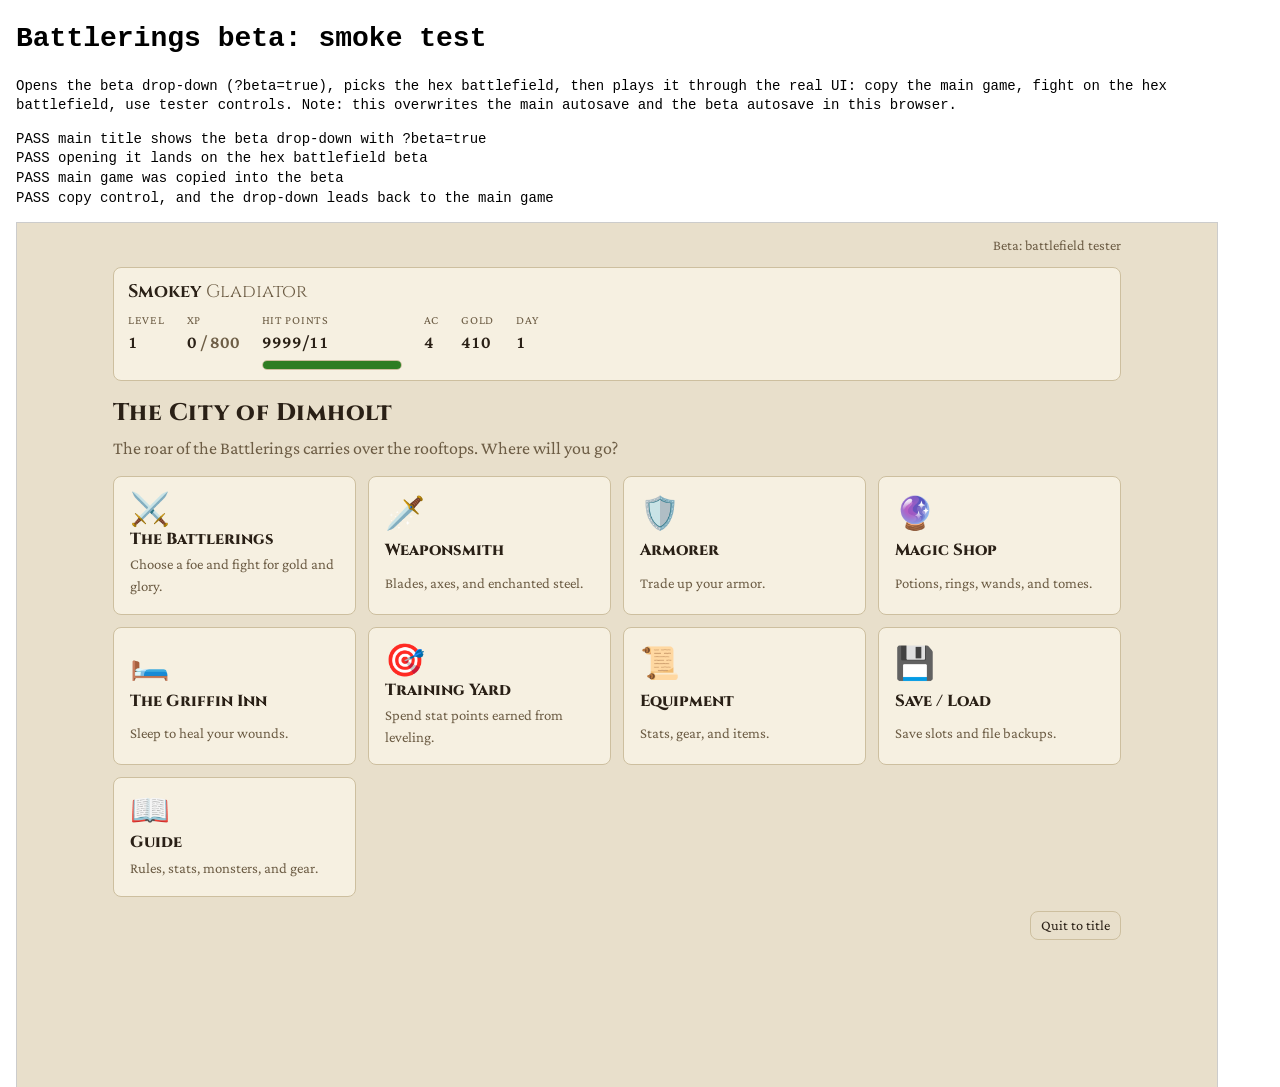
<file: tests/beta-smoke.html>
<!doctype html>
<html lang="en">
<head>
<meta charset="utf-8">
<title>Battlerings Beta Smoke Test</title>
<style>body { font: 14px/1.4 ui-monospace, Consolas, monospace; margin: 16px; } iframe { width: 1200px; height: 900px; border: 1px solid #ccc; }</style>
</head>
<body>
<h1>Battlerings beta: smoke test</h1>
<p>Opens the beta drop-down (?beta=true), picks the hex battlefield, then plays it through the real UI: copy the main game, fight on the hex battlefield, use tester controls.
  Note: this overwrites the main autosave and the beta autosave in this browser.</p>
<pre id="out"></pre>
<iframe id="game"></iframe>
<script type="module">
import { createCharacter } from '../js/rules/character.js';
import { buyWeapon, buyArmor } from '../js/rules/town.js';
import { newGameState } from '../js/engine/state.js';
import { rangeProfile } from '../js/rules/ranged.js';
import { moveStats } from '../js/rules/character.js';

const out = document.getElementById('out');
const frame = document.getElementById('game');
const log = (ok, msg) => out.insertAdjacentText('beforeend', `${ok ? 'PASS' : 'FAIL'} ${msg}\n`);
const wait = ms => new Promise(r => setTimeout(r, ms));
const errors = [];

// A main-game save for the beta to copy (written directly, as the main game would).
const c = createCharacter('Smokey', { str: 16, int: 10, wis: 10, dex: 15, con: 15, cha: 10 });
c.gold = 500; buyWeapon(c, 'long-sword'); buyArmor(c, 'chain'); c.hp = 9999;
const mainState = newGameState(c);
localStorage.removeItem('dimholt-hex-battlefield.save.auto');
localStorage.setItem('dimholt.save.auto', JSON.stringify({ format: 'dimholt-save', version: mainState.version, savedAt: new Date().toISOString(), summary: 'Smokey', state: mainState }));
const mainBefore = localStorage.getItem('dimholt.save.auto');

let stage = 'menu';
frame.addEventListener('load', async () => {
  const w = frame.contentWindow;
  const d = frame.contentDocument;
  if (stage === 'menu') {
    // The main game with ?beta=true shows the drop-down; pick the hex battlefield.
    await wait(400);
    const select = d.querySelector('#beta-select');
    const option = select && [...select.options].find(o => o.value.startsWith('hex_battlefield/'));
    log(!!option, 'main title shows the beta drop-down with ?beta=true');
    if (!option) { document.body.dataset.done = 'yes'; return; }
    select.value = option.value;
    stage = 'beta';
    d.querySelector('[data-action="openBeta"]').dispatchEvent(new MouseEvent('click', { bubbles: true }));
    return;
  }
  w.addEventListener('error', e => errors.push(e.message));
  w.addEventListener('unhandledrejection', e => errors.push(String(e.reason)));
  w.confirm = () => true;
  await wait(400);
  const q = sel => d.querySelector(sel);
  const click = async sel => {
    const el = q(sel);
    if (!el) throw new Error(`No element ${sel}`);
    el.dispatchEvent(new MouseEvent('click', { bubbles: true }));
    await wait(60);
  };
  const screen = () => q('#screen').dataset.screen;
  const st = () => JSON.parse(localStorage.getItem('dimholt-hex-battlefield.save.auto')).state;
  try {
    log(w.location.pathname.endsWith('/hex_battlefield/') && !!q('.beta-badge') && q('.kicker').textContent.includes('Battlefield tester'), 'opening it lands on the hex battlefield beta');
    log(!!q('[data-action="continue"]') && st().character.name === 'Smokey', 'main game was copied into the beta');
    log(!!q('[data-action="copyMain"]') && [...q('#beta-select').options].some(o => o.value === '../?beta=true'), 'copy control, and the drop-down leads back to the main game');
    await click('[data-action="continue"]');
    // The beta's Weaponsmith sells throwing axes and shows how far everything throws; buy two.
    await click('[data-to="weapons"]');
    log(q('#screen').textContent.includes('Throwing Axe') && q('#screen').textContent.includes('Thrown: full power to'), 'the beta weaponsmith sells throwing axes and shows throwing numbers');
    const axesBefore = st().character.weapons.filter(x => x.id === 'throwing-axe').length;
    await click('[data-action="buy"][data-id="throwing-axe"]');
    await click('[data-action="buy"][data-id="throwing-axe"]');
    log(st().character.weapons.filter(x => x.id === 'throwing-axe').length === axesBefore + 2, 'bought two throwing axes');
    await click('[data-action="go"][data-to="town"]');
    await click('[data-to="guide"]');
    const guideText = q('#screen').textContent.replace(/\s+/g, ' ');
    log(screen() === 'guide' && guideText.includes('five daggers are five throws') && guideText.includes('Two-Handed Sword: full power to 1 hex, -4 to hit'),
      'the beta guide explains throwing any weapon and how well each flies');
    await click('[data-action="go"][data-to="town"]');
    await click('[data-to="arena"]');
    await click('tr[data-id="kobold"]');
    await click('[data-action="fight"][data-id="kobold"]');
    log(screen() === 'battle' && d.querySelectorAll('#board .cell').length === 91, 'arena fight opens the hex battlefield');
    log(!!q('.tester') && q('#combat-log').textContent.includes('Round 1'), 'tester controls and log are shown');
    // Pillars and terrain are random and can block a throw; rebuild the arena flat and without pillars so this check is repeatable.
    log(q('#tester-terrain').value === 'random' && !!st().combat.grid.terrain, 'the beta also rolls a random layout by default');
    q('#tester-pillars').checked = false;
    q('#tester-terrain').value = 'flat';
    await click('[data-action="rebuild"]');
    await wait(300);
    log(st().combat.grid.pillars.length === 0 && st().combat.grid.terrain === 'flat', 'tester can rebuild the arena flat and without pillars');
    // Walk to the blue hex nearest the kobold.
    const foe = st().combat.grid.pos.e1;
    const dist = k => { const [kq, kr] = k.split(',').map(Number); return (Math.abs(kq - foe.q) + Math.abs(kr - foe.r) + Math.abs(kq + kr - foe.q - foe.r)) / 2; };
    const key = [...d.querySelectorAll('.cell.reach')].map(c => c.dataset.key).sort((a, b) => dist(a) - dist(b))[0];
    await click(`[data-key="${key}"]`);
    await wait(400);
    const pos = st().combat.grid.pos.you;
    log(st().combat.turn.moved && `${pos.q},${pos.r}` === key, 'clicking a blue hex moves you');
    await click('[data-action="throwPick"][data-id="throwing-axe"]');
    log(st().combat.throwPick === 'throwing-axe' && q('[data-action="throwPick"][data-id="throwing-axe"]').classList.contains('on'), 'the Throw picker chooses throwing axes');
    const throwAt = q('.cell.throwable');
    if (throwAt && !st().combat.over) {
      await click(`[data-key="${throwAt.dataset.key}"]`);
      await wait(500);
      // If the axe kills the kobold, the fight is won and the axe is gathered up again.
      const won = st().combat.over && /You gather up the Throwing Axe/.test(q('#combat-log').textContent);
      log((st().combat.thrown.length === 1 || won) && /You throw your Throwing Axe|Your Throwing Axe flies past/.test(q('#combat-log').textContent), 'clicking a dashed enemy throws a throwing axe');
      if (won) {
        await click('[data-action="again"]');
        await wait(300);
      }
    } else {
      const s = st();
      const why = s.combat.over ? 'fight over' : s.combat.enemies.map(e => `${e.uid}: ${rangeProfile(s, e.uid).reason ?? 'ok'}`).join('; ');
      log(s.combat.over, `an enemy is in throwing range after moving (${why}; you at ${JSON.stringify(s.combat.grid.pos.you)}, pillars ${s.combat.grid.pillars.join(' ')})`);
    }
    await click('[data-action="endTurn"]');
    await wait(600);
    log(st().combat.round === 2 || st().combat.over, 'end turn plays the round');
    const enemiesBefore = st().combat.enemies.length;
    await click('[data-action="addEnemy"]');
    await wait(300);
    log(st().combat.enemies.length === enemiesBefore + 1 || st().combat.over, 'tester can add an enemy');
    const rebuildAs = async layout => {
      q('#tester-terrain').value = layout;
      await click('[data-action="rebuild"]');
      await wait(300);
    };
    if (!st().combat.over) {
      log(d.querySelectorAll('.level-shade').length === 0, 'a default arena is flat');
      await rebuildAs('ziggurat');
      log(st().settings.battle.terrain === 'ziggurat' && Object.keys(st().combat.grid.height).length > 0
        && d.querySelectorAll('.level-shade').length > 0 && [...d.querySelectorAll('.level-mark')].some(m => m.textContent === '3'),
      'tester can rebuild the arena as a ziggurat, and the board shows its levels');
      await rebuildAs('ledges');
      log(d.querySelectorAll('.cliff').length > 0 && q('#tester-terrain').value === 'ledges', 'ledges show cliff edges, and the picker keeps the layout');

      // Climb the Ziggurat through the real screen: each turn, move to the highest blue hex you can reach (nearest the middle).
      await rebuildAs('ziggurat');
      const cellLevel = k => st().combat.grid.height[k] ?? 0;
      const fromMiddle = k => { const [kq, kr] = k.split(',').map(Number); return (Math.abs(kq) + Math.abs(kr) + Math.abs(kq + kr)) / 2; };
      let climbed = 0;
      for (let turn = 0; turn < 6 && !st().combat.over && climbed < 1; turn++) {
        await click('[data-action="heal"]');
        await wait(150);
        const options = [...d.querySelectorAll('.cell.reach')].map(c => c.dataset.key)
          .sort((a, b) => cellLevel(b) - cellLevel(a) || fromMiddle(a) - fromMiddle(b));
        if (options.length) {
          await click(`[data-key="${options[0]}"]`);
          await wait(300);
        }
        const at = st().combat.grid.pos.you;
        climbed = cellLevel(`${at.q},${at.r}`);
        if (!climbed && !st().combat.over) {
          await click('[data-action="endTurn"]');
          await wait(400);
        }
      }
      log(climbed >= 1 || st().combat.over, `you climb onto the Ziggurat within a few turns (level ${climbed})`);

      // Climbing through the real screen: a flat floor, a hill painted beside you, the move preview, then the climb.
      await rebuildAs('flat');
      const me = st().combat.grid.pos.you;
      const DIRS = [[1, 0], [1, -1], [0, -1], [-1, 0], [-1, 1], [0, 1]];
      const besideMe = DIRS.map(([dq, dr]) => `${me.q + dq},${me.r + dr}`).filter(k => q(`.cell.reach[data-key="${k}"]`));
      const hill = besideMe[0];
      await click('[data-action="paint"][data-mode="raise"]');
      await click(`[data-key="${hill}"]`);
      await click('[data-action="paint"][data-mode=""]');
      log(st().combat.grid.height[hill] === 1 && !!q(`.level-shade`), 'the Paint height tool raises a hex');
      const m = moveStats(st().character);
      q(`[data-key="${hill}"]`).dispatchEvent(new MouseEvent('mouseover', { bubbles: true }));
      await wait(150);
      const preview = q('#hint').textContent;
      log(preview.includes(`Moving here costs ${1 + m.climbCost} of your ${m.mp} movement`), `hovering the hill previews the climb's cost (${preview})`);
      await click(`[data-key="${hill}"]`);
      await wait(300);
      const at = st().combat.grid.pos.you;
      log(`${at.q},${at.r}` === hill && st().combat.turn.moved, 'clicking it climbs onto the hill');
      // A neighbor painted 2 levels above the hill: a thin dashed edge if you can climb 2 levels a step (Str 18+), else a full cliff.
      const ledge = DIRS.map(([dq, dr]) => `${at.q + dq},${at.r + dr}`).find(k => q(`[data-key="${k}"]`) && !q(`[data-key="${k}"]`).classList.contains('pillar') && k !== `${me.q},${me.r}`);
      await click('[data-action="paint"][data-mode="raise"]');
      for (let i = 0; i < 3; i++) await click(`[data-key="${ledge}"]`);
      await click('[data-action="paint"][data-mode=""]');
      log(st().combat.grid.height[ledge] === 3 && d.querySelectorAll('.cliff').length > 0
        && (d.querySelectorAll('.cliff.climbable').length > 0) === (m.climbMax >= 2),
      `a 2-level edge is drawn as ${m.climbMax >= 2 ? 'climbable' : 'a cliff'} for your Str ${st().character.stats.str}`);
    }
    await click('[data-action="speed"][data-speed="instant"]');
    await click('[data-action="autoFight"]');
    for (let i = 0; i < 300 && !q('[data-action="leave"]'); i++) await wait(100);
    log(!!q('[data-action="leave"]'), `auto-played fight finishes (${st().combat?.result})`);
    await click('[data-action="leave"]');
    log(['town', 'dead', 'captain'].includes(screen()), 'leaving the battle returns to the game');
    log(localStorage.getItem('dimholt.save.auto') === mainBefore, 'the main game save was not touched');

    // Javelins and the sling: buy both, take the sling in hand, and shoot a kobold through the real screen.
    if (screen() === 'town') {
      await click('[data-to="weapons"]');
      const shop = q('#screen').textContent.replace(/\s+/g, ' ');
      log(shop.includes('Javelin') && /Sling.*Shoots stones \(never runs out\): full power to \d hexes/.test(shop),
        'the weaponsmith sells javelins and slings, and says a sling shoots stones');
      await click('[data-action="buy"][data-id="javelin"]');
      await click('[data-action="buy"][data-id="sling"]');
      const slingAt = st().character.weapons.findIndex(x => x.id === 'sling');
      await click(`[data-action="equip"][data-index="${slingAt}"]`);
      log(st().character.weapons.some(x => x.id === 'javelin') && st().character.equipped === slingAt, 'bought a javelin and a sling, and took the sling in hand');
      await click('[data-action="go"][data-to="town"]');
      await click('[data-to="guide"]');
      log(/Slings\. A Sling shoots stones from your hand/.test(q('#screen').textContent.replace(/\s+/g, ' ')), 'the guide explains slings');
      await click('[data-action="go"][data-to="town"]');
      await click('[data-to="arena"]');
      await click('tr[data-id="kobold"]');
      await click('[data-action="fight"][data-id="kobold"]');
      q('#tester-pillars').checked = false;
      q('#tester-terrain').value = 'flat';
      await click('[data-action="rebuild"]');
      await wait(300);
      log(/shoot your Sling at an enemy in range/.test(q('#hint').textContent) && !!q('[data-action="throwPick"][data-id=""]')?.textContent.includes('Shoot your Sling'),
        'with a sling in hand, the hint and the picker offer to shoot it');
      // Close in until the kobold is in range (it comes to you too), then shoot.
      for (let turn = 0; turn < 4 && !q('.cell.throwable') && !st().combat.over; turn++) {
        const foe2 = st().combat.grid.pos.e1;
        const dist2 = k => { const [kq, kr] = k.split(',').map(Number); return (Math.abs(kq - foe2.q) + Math.abs(kr - foe2.r) + Math.abs(kq + kr - foe2.q - foe2.r)) / 2; };
        const step = [...d.querySelectorAll('.cell.reach')].map(c => c.dataset.key).sort((a, b) => dist2(a) - dist2(b))[0];
        if (step) { await click(`[data-key="${step}"]`); await wait(300); }
        if (!q('.cell.throwable')) { await click('[data-action="endTurn"]'); await wait(500); }
      }
      const target = q('.cell.throwable');
      if (target && !st().combat.over) {
        await click(`[data-key="${target.dataset.key}"]`);
        await wait(500);
        const logText = q('#combat-log').textContent;
        log(/Your Sling sends a stone into the Kobold|Your Sling's stone whistles past the Kobold/.test(logText)
          && st().character.equipped === slingAt && !(st().combat.thrown ?? []).length,
        'clicking a dashed enemy shoots a stone, and the sling stays in hand');
      } else {
        log(st().combat.over, 'a kobold comes into sling range');
      }
      if (!st().combat.over) {
        await click('[data-action="surrender"]');
        await wait(300);
      }
      await click('[data-action="leave"]');
      log(screen() === 'town' && st().character.equipped === slingAt, 'leaving the fight keeps the sling in hand');

      // A bow and arrows: buy them, shoot, and gather up the arrows that didn't break.
      await click('[data-to="weapons"]');
      log(/Ammunition/.test(q('#screen').textContent) && /Bow.*Shoots arrows \(sold below\)/.test(q('#screen').textContent.replace(/\s+/g, ' ')),
        'the weaponsmith sells bows, crossbows and ammunition');
      const smith = q('#screen').textContent.replace(/\s+/g, ' ');
      log(/Long Bow.*Needs Str 12/.test(smith) && /Composite Long Bow.*Adds your Str damage and range, up to Str 18/.test(smith),
        "the weaponsmith shows each bow family's Strength rule");
      log(/Light Crossbow/.test(smith) && /Heavy Crossbow.*Reloads: shoots every other round/.test(smith), 'the weaponsmith sells light and heavy crossbows');
      await click('[data-action="buy"][data-id="bow"]');
      await click('[data-action="buyAmmo"][data-id="arrow"]');
      await click('[data-action="buyAmmo"][data-id="arrow"]');
      log(/Flaming Arrows.*\+1d6 fire damage on a hit/.test(q('#screen').textContent.replace(/\s+/g, ' ')), 'the weaponsmith sells enchanted ammunition and says what it does');
      await click('[data-action="buyAmmo"][data-id="flaming-arrow"]');
      const bowAt = st().character.weapons.findIndex(x => x.id === 'bow');
      await click(`[data-action="equip"][data-index="${bowAt}"]`);
      log(st().character.ammo.arrow === 20 && st().character.equipped === bowAt, 'bought a bow and 20 arrows, and took the bow in hand');
      await click('[data-action="go"][data-to="town"]');
      await click('[data-to="arena"]');
      await click('tr[data-id="kobold"]');
      await click('[data-action="fight"][data-id="kobold"]');
      q('#tester-pillars').checked = false;
      q('#tester-terrain').value = 'flat';
      await click('[data-action="rebuild"]');
      await wait(300);
      log(/Shoot your Bow, 25 arrows/.test(q('.throw-pick')?.textContent ?? ''), 'the picker shows the bow and all its arrows (20 plain, 5 flaming)');
      log(/Arrows:.*Auto.*Arrow ×20.*Flaming Arrow ×5/.test(q('.ammo-pick')?.textContent.replace(/\s+/g, ' ') ?? ''), 'the ammunition picker lists what you carry');
      await click('[data-action="ammoPick"][data-id="flaming-arrow"]');
      const flamingPicked = st().combat.ammoPick === 'flaming-arrow' && q('[data-action="ammoPick"][data-id="flaming-arrow"]').classList.contains('on');
      await click('[data-action="ammoPick"][data-id=""]');
      log(flamingPicked && st().combat.ammoPick === null, 'you can pick flaming arrows, and go back to Auto');
      let fired = 0;
      for (let turn = 0; turn < 6 && !st().combat.over && fired < 2; turn++) {
        const shotAt = q('.cell.throwable');
        if (shotAt) {
          await click(`[data-key="${shotAt.dataset.key}"]`);
          await wait(400);
          fired = 20 - st().character.ammo.arrow;
        } else {
          const foe3 = st().combat.grid.pos.e1;
          const dist3 = k => { const [kq, kr] = k.split(',').map(Number); return (Math.abs(kq - foe3.q) + Math.abs(kr - foe3.r) + Math.abs(kq + kr - foe3.q - foe3.r)) / 2; };
          const step = [...d.querySelectorAll('.cell.reach')].map(c => c.dataset.key).sort((a, b) => dist3(a) - dist3(b))[0];
          if (step) { await click(`[data-key="${step}"]`); await wait(300); }
        }
        if (!st().combat.over) { await click('[data-action="endTurn"]'); await wait(500); }
      }
      const arrowLog = q('#combat-log').textContent;
      // If an arrow killed the kobold, the fight is won and the arrows are already gathered up again.
      const wonByArrow = st().combat.result === 'victory' && /You gather up \d+ arrows?|that hit broke/.test(arrowLog);
      log(/Your Bow sends an arrow into the Kobold|Your Bow's arrow whistles past the Kobold/.test(arrowLog) && (st().character.ammo.arrow < 20 || wonByArrow),
        `clicking a dashed enemy shoots an arrow, and uses it (${wonByArrow ? 'it won the fight' : `${20 - st().character.ammo.arrow} shot`})`);
      // What's out on the field: shot and not broken (if the fight is already won, they're back already).
      const before = st();
      const out = before.combat.over ? 0 : (before.combat.ammoOut?.arrow ?? 0);
      const broken = before.combat.over ? null : (before.combat.ammoBroken?.arrow ?? 0);
      if (!before.combat.over) {
        await click('[data-action="surrender"]');
        await wait(300);
      }
      const s3 = st();
      log(s3.character.ammo.arrow === before.character.ammo.arrow + out && (broken === null || s3.character.ammo.arrow === 20 - broken)
        && /You gather up \d+ arrows?|that hit broke/.test(q('#combat-log').textContent),
      `after the fight you gather up every arrow that didn't break (${broken ?? '?'} broke, ${s3.character.ammo.arrow} left)`);
      await click('[data-action="leave"]');
    }
  } catch (err) {
    log(false, err.message);
  }
  log(errors.length === 0, `no page errors${errors.length ? ': ' + errors.join(' | ') : ''}`);
  document.body.dataset.done = 'yes';
});
frame.src = '../index.html?beta=true';
</script>
</body>
</html>
</file>
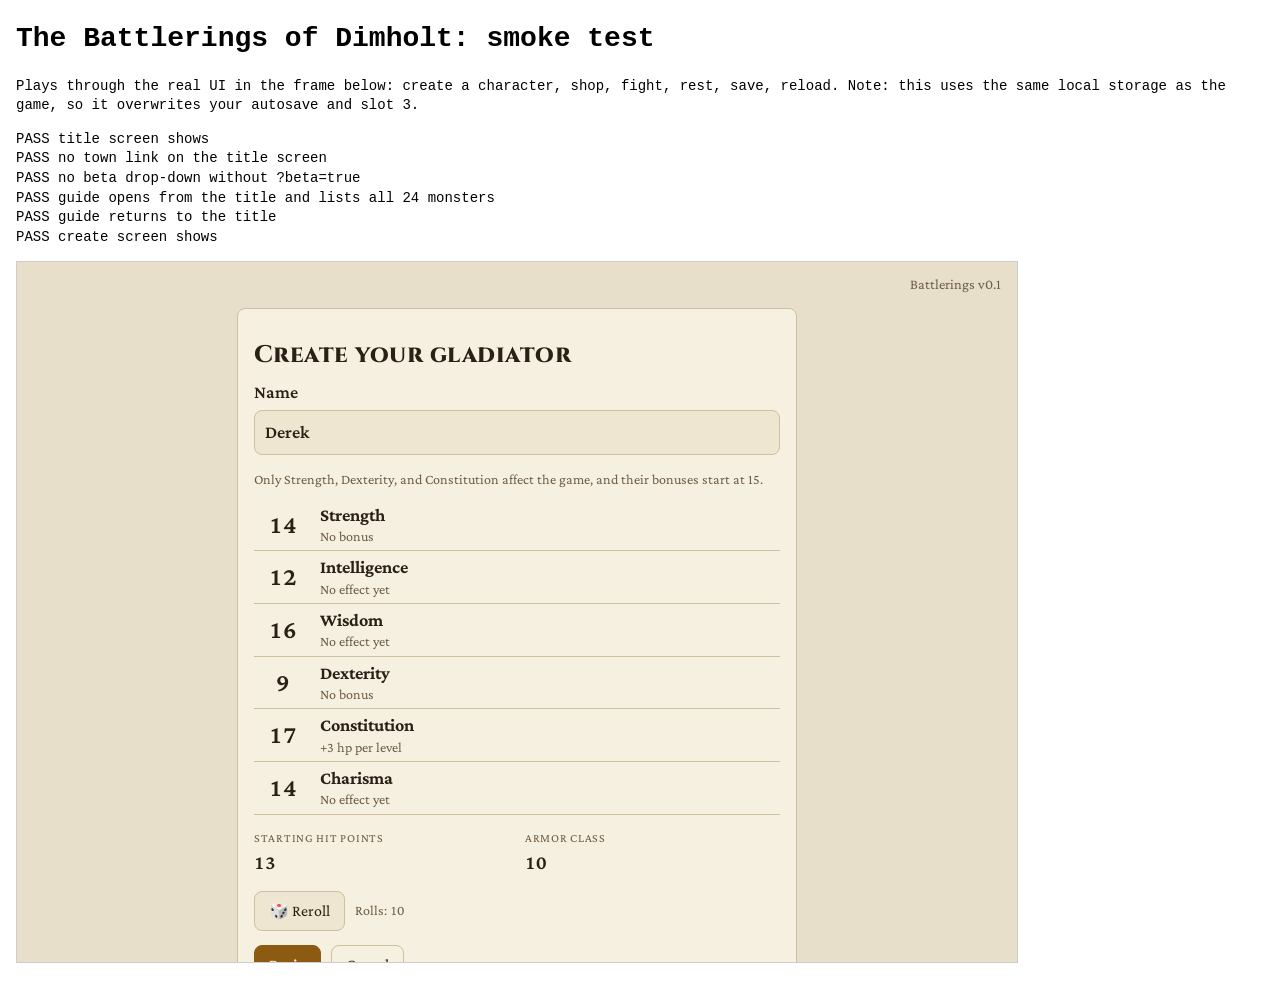
<file: tests/smoke.html>
<!doctype html>
<html lang="en">
<head>
<meta charset="utf-8">
<title>Battlerings Smoke Test</title>
<style>body { font: 14px/1.4 ui-monospace, Consolas, monospace; margin: 16px; } iframe { width: 1000px; height: 700px; border: 1px solid #ccc; }</style>
</head>
<body>
<h1>The Battlerings of Dimholt: smoke test</h1>
<p>Plays through the real UI in the frame below: create a character, shop, fight, rest, save, reload.
  Note: this uses the same local storage as the game, so it overwrites your autosave and slot 3.</p>
<pre id="out"></pre>
<iframe id="game" src="../index.html"></iframe>
<script>
const out = document.getElementById('out');
const frame = document.getElementById('game');
const log = (ok, msg) => out.insertAdjacentText('beforeend', `${ok ? 'PASS' : 'FAIL'} ${msg}\n`);
const wait = ms => new Promise(r => setTimeout(r, ms));
const errors = [];

frame.addEventListener('load', async () => {
  const w = frame.contentWindow;
  const d = frame.contentDocument;
  w.addEventListener('error', e => errors.push(e.message));
  w.addEventListener('unhandledrejection', e => errors.push(String(e.reason)));
  w.confirm = () => true;
  await wait(300);
  const q = sel => d.querySelector(sel);
  const click = async (sel, label) => {
    const btns = [...d.querySelectorAll(sel)].filter(b => !label || b.textContent.includes(label));
    if (!btns.length) throw new Error(`No button ${sel} ${label ?? ''}`);
    btns[0].dispatchEvent(new MouseEvent('click', { bubbles: true })); // board hexes are SVG, with no .click()
    await wait(50);
  };
  const screen = () => q('#screen').dataset.screen;
  const autosave = () => JSON.parse(w.localStorage.getItem('dimholt.save.auto')).state;
  const hexDist = (a, b) => (Math.abs(a.q - b.q) + Math.abs(a.r - b.r) + Math.abs(a.q + a.r - b.q - b.r)) / 2;
  // Attack an enemy in reach (a red hex), if there is one.
  const strike = async () => {
    const t = q('.cell.attackable');
    if (!t) return false;
    await click(`[data-key="${t.dataset.key}"]`);
    await wait(80);
    return true;
  };
  // Play the battlefield the way a player would: each round attack an enemy in
  // reach, or walk to the blue hex nearest an enemy (avoiding spots right under
  // or over a cliff from it, where blows can't reach) and attack from there,
  // then end the turn.
  const playFight = async (rounds = 60) => {
    for (let i = 0; i < rounds && !q('[data-action="leave"]'); i++) {
      if (!await strike()) {
        const s = autosave();
        const foes = s.combat.enemies.filter(e => e.hp > 0).map(e => s.combat.grid.pos[e.uid]).filter(Boolean);
        const level = (q0, r0) => s.combat.grid.height?.[`${q0},${r0}`] ?? 0;
        const gap = k => {
          const [kq, kr] = k.split(',').map(Number);
          return Math.min(...foes.map(f => {
            const dist = hexDist({ q: kq, r: kr }, f);
            return dist === 1 && Math.abs(level(kq, kr) - level(f.q, f.r)) > 1 ? 2.5 : dist;
          }));
        };
        const best = [...d.querySelectorAll('.cell.reach')].map(c => c.dataset.key).sort((a, b) => gap(a) - gap(b))[0];
        if (best) {
          await click(`[data-key="${best}"]`);
          await wait(80);
          await strike();
        }
      }
      if (!q('[data-action="leave"]')) {
        await click('[data-action="endTurn"]');
        await wait(80);
      }
    }
  };
  try {
    const navLink = () => !!q('#nav [data-to="town"]');
    log(screen() === 'title', 'title screen shows');
    log(!navLink(), 'no town link on the title screen');
    log(!q('#beta-select'), 'no beta drop-down without ?beta=true');
    await click('[data-action="go"][data-to="guide"]');
    log(screen() === 'guide' && q('.monster-table').tBodies[0].rows.length === 24, 'guide opens from the title and lists all 24 monsters');
    await click('[data-action="jump"][data-id="g-monsters"]');
    await click('[data-action="go"][data-to="title"]');
    log(screen() === 'title', 'guide returns to the title');
    await click('[data-action="go"][data-to="create"]');
    log(screen() === 'create', 'create screen shows');
    const layout = () => [...d.querySelectorAll('.roll-table td, .roll-summary dd, [data-action="reroll"], [data-action="begin"]')]
      .map(el => { const r = el.getBoundingClientRect(); return `${r.left},${r.top},${r.width},${r.height}`; }).join('|');
    const first = layout();
    let steady = true;
    for (let i = 0; i < 15; i++) {
      await click('[data-action="reroll"]');
      if (layout() !== first) steady = false;
    }
    log(steady, 'stat values and buttons stay put across 15 rerolls');
    q('#hero-name').value = 'Smoke';
    await click('[data-action="begin"]');
    log(screen() === 'town' && q('#status').textContent.includes('Smoke'), 'new game starts in town with status bar');
    await click('[data-to="weapons"]');
    log(navLink(), 'town link in the top bar at the weaponsmith');
    await click('[data-action="buy"][data-id="long-sword"]');
    log(q('#flash').textContent.includes('Long Sword'), 'bought a long sword');
    await click('[data-to="town"]');
    await click('[data-to="armor"]');
    await click('[data-action="buy"][data-id="leather"]');
    log(q('#flash').textContent.includes('Leather'), 'bought leather armor');
    await click('[data-to="town"]');
    await click('[data-to="arena"]');
    await click('tr[data-id="kobold"]');
    log(q('.foe-card h3').textContent === 'Kobold', 'selected the kobold');
    await click('[data-action="fight"][data-id="kobold"]');
    const opening = autosave().combat;
    log(screen() === 'battle' && d.querySelectorAll('#board .cell').length === 91, 'the fight opens on the hex battlefield');
    log(['flat', 'hills', 'ziggurat', 'ledges'].includes(opening.grid.terrain) && q('#screen').textContent.includes('Arena: '),
      `a random layout is rolled and named (${opening.grid.terrain})`);
    log(!q('.tester') && !q('[data-action="autoTurn"]') && !q('.beta-note'), 'no tester or auto-play controls');
    log(!navLink(), 'no town link mid-fight');
    await click('[data-action="speed"][data-speed="instant"]');
    const stopInCombat = new URLSearchParams(location.search).get('stop') === 'combat';
    await playFight(stopInCombat ? 1 : 60);
    if (stopInCombat) {
      log(true, 'stopped mid-fight for inspection (?stop=combat)');
      document.body.dataset.done = 'yes';
      return;
    }
    const result = frame.contentWindow.localStorage.getItem('dimholt.save.auto');
    const state = JSON.parse(result).state;
    log(state.combat?.over, `fight ended (${state.combat?.result}) after ${state.combat?.round} rounds`);
    log(q('#combat-log').children.length > 2, 'combat log has lines');
    if (state.combat.result !== 'death') {
      await click('[data-action="leave"]');
      log(screen() === 'town', 'returned to town');
      log(JSON.parse(w.localStorage.getItem('dimholt.save.auto')).state.clock === 1, 'leaving the Battlerings ticks the clock once');
      await click('[data-to="inn"]');
      await click('[data-action="full"]');
      await click('[data-to="town"]');
      await click('[data-to="saves"]');
      await click('[data-action="save"][data-slot="3"]');
      log(q('#flash').textContent.includes('Saved'), 'saved to slot 3');
      await click('[data-action="load"][data-slot="3"]');
      log(screen() === 'town', 'loaded slot 3');
      await click('[data-to="character"]');
      log(q('#screen').textContent.includes('Long Sword'), 'equipment screen lists the sword');

      // Training Yard: give the saved character two points through a save file, then spend them.
      const save = JSON.parse(w.localStorage.getItem('dimholt.save.3'));
      const ch = save.state.character;
      ch.level = 4; ch.xp = 3500; ch.hpRolls = [10, 5, 5, 5]; ch.statPoints = [2, 4];
      ch.baseStats.str = 17; ch.stats.str = 17; ch.baseStats.cha = 10; ch.stats.cha = 10; ch.baseStats.wis = 10; ch.stats.wis = 10;
      w.localStorage.setItem('dimholt.save.3', JSON.stringify(save));
      await click('#nav [data-to="town"]');
      await click('[data-to="saves"]');
      await click('[data-action="load"][data-slot="3"]');
      log(!!q('.points-badge'), 'status bar shows points to spend');
      await click('.points-badge');
      log(screen() === 'training', 'badge opens the Training Yard');
      await click('[data-action="more"][data-stat="str"]');
      log(q('[data-action="more"][data-stat="str"]').disabled, 'cannot train strength past 18');
      await click('[data-action="more"][data-stat="wis"]');
      log(q('[data-action="more"][data-stat="con"]').disabled, 'plus buttons disable when points run out');
      await click('[data-action="less"][data-stat="wis"]');
      await click('[data-action="more"][data-stat="cha"]');
      await click('[data-action="confirm"]');
      const after = JSON.parse(w.localStorage.getItem('dimholt.save.auto')).state.character;
      log(after.stats.str === 18 && after.stats.cha === ch.stats.cha + 1 && after.statPoints.length === 0, 'confirmed points are saved');
      log(!q('.points-badge') && q('#flash').textContent.includes('Training'), 'badge clears after training');
      await click('#nav [data-to="town"]');
      await click('[data-to="character"]');
      log(d.querySelectorAll('.list li').length > 0 && q('#screen').textContent.includes('Level 2 point'), 'stat history lists the raises');
      await click('#nav [data-to="town"]');
      log(screen() === 'town' && !navLink(), 'top bar link returns to town');

      // Hire a mercenary for a fight. Rest first: the save edit above made you level 4 on level-1 hit points,
      // and a death here would end the playthrough early.
      await click('[data-to="inn"]');
      await click('[data-action="full"]');
      await click('[data-to="town"]');
      await click('[data-to="arena"]');
      await click('tr[data-id="kobold"]');
      await click('[data-action="more"][data-merc="militia"]');
      log(q('[data-action="fight"]').textContent.includes('1 mercenary'), 'fight button shows the hired crew');
      const goldBefore = JSON.parse(w.localStorage.getItem('dimholt.save.auto')).state.character.gold;
      await click('[data-action="fight"]');
      const hiredState = JSON.parse(w.localStorage.getItem('dimholt.save.auto')).state;
      log(screen() === 'battle' && d.querySelectorAll('.roster .dot.ally').length === 1 && hiredState.combat.grid.pos.a1
        && hiredState.character.gold === goldBefore - 10, 'mercenary joins on the battlefield and wages are paid');
      log(q('#combat-log').textContent.includes('Fighting at your side'), 'log names the crew');
      log(!q('[data-action="addMerc"]'), 'no way to add mercenaries mid-fight');
      await playFight();
      log(!!q('[data-action="leave"]') && JSON.parse(w.localStorage.getItem('dimholt.save.auto')).state.combat.result !== 'death',
        `fight with a mercenary finishes (${JSON.parse(w.localStorage.getItem('dimholt.save.auto')).state.combat?.result})`);
      await click('[data-action="leave"]');

      // Lingering poison: warning on the Battlerings screen, a confirm before fighting, and the opening log line.
      const pSave = JSON.parse(w.localStorage.getItem('dimholt.save.auto'));
      pSave.state.character.poison = 3;
      pSave.state.character.poisonSource = 'giant-spider';
      pSave.state.character.poisonRecord = { 'giant-spider': { poisoned: 2, resisted: 1, damage: 9 } };
      pSave.state.character.loot = [
        { id: 'spider-venom', potency: 4, gotAt: pSave.state.clock },
        { id: 'wyvern-venom', potency: 7, gotAt: pSave.state.clock },
      ];
      w.localStorage.setItem('dimholt.save.3', JSON.stringify(pSave));
      await click('[data-to="saves"]');
      await click('[data-action="load"][data-slot="3"]');
      log(q('#status').textContent.includes('Poisoned 3'), 'status bar shows lingering poison');
      await click('[data-to="character"]');
      log(q('#screen').textContent.includes('Poison history') && q('#screen').textContent.includes('Giant Spider'), 'poison history lists the spider');

      // Loot: coat a weapon from the Equipment screen, sell the rest to the alchemist.
      log(q('#screen').textContent.includes('Spider Venom Gland') && q('#screen').textContent.includes('Wyvern Venom Bladder'), 'loot panel lists the venom');
      await click('[data-action="startApply"][data-index="0"]');
      await click('[data-action="apply"][data-loot="0"][data-weapon="0"]');
      log(q('#screen').textContent.includes('☠ Spider 4') && q('#flash').textContent.includes('coat'), 'venom coats the chosen weapon');
      await click('#nav [data-to="town"]');
      await click('[data-to="magic"]');
      await click('[data-action="sellVenom"][data-index="0"]');
      log(q('#flash').textContent.includes('840'), 'alchemist buys venom by potency');
      await click('#nav [data-to="town"]');
      await click('[data-to="character"]');
      await click('#nav [data-to="town"]');
      await click('[data-to="arena"]');
      log(q('#screen').textContent.includes('still poisoned'), 'Battlerings screen warns about lingering poison');
      let asked = '';
      w.confirm = msg => { asked = msg; return false; };
      await click('[data-action="fight"]');
      log(asked.includes('still poisoned') && screen() === 'arena', 'declining the poison warning stays out of the fight');
      w.confirm = () => true;
      await click('[data-action="fight"]');
      log(screen() === 'battle' && q('#combat-log').textContent.includes('still burns'), 'fight opens with the lingering poison line');

      // A fight saved before the battlefield (no grid) still finishes on the classic screen.
      const old = autosave();
      delete old.combat.grid;
      delete old.combat.turn;
      w.localStorage.setItem('dimholt.save.3', JSON.stringify({ format: 'dimholt-save', version: old.version, state: old }));
      await click('[data-action="surrender"]');
      await wait(300);
      await click('[data-action="leave"]');
      await click('[data-to="saves"]');
      await click('[data-action="load"][data-slot="3"]');
      log(screen() === 'combat', 'a fight saved before the battlefield loads on the classic screen');
      const before = q('#combat-log').children.length;
      await click('[data-action="fight"]');
      await wait(100);
      log(q('#combat-log').children.length > before, '...and plays on there');
    } else {
      await click('[data-action="leave"]');
      log(screen() === 'dead', 'death screen shows');
    }
  } catch (err) {
    log(false, err.message);
  }
  log(errors.length === 0, `no page errors${errors.length ? ': ' + errors.join(' | ') : ''}`);
  document.body.dataset.done = 'yes';
});
</script>
</body>
</html>
</file>
<file: css/game.css>
/* The Battlerings of Dimholt: torchlit stone and parchment. Dark by default, with a light
   "parchment" theme for people whose system prefers light. */

:root {
  --bg: #14110e;
  --panel: #201b16;
  --panel-2: #2a231c;
  --ink: #eadfc8;
  --muted: #a8987c;
  --line: #3d3328;
  --accent: #d9a441;
  --accent-ink: #1b1408;
  --good: #6fbf5f;
  --warn: #e0a43a;
  --bad: #e0574a;
  --magic: #9fb7ff;
  --radius: 8px;
  --font: "Crimson Pro", Georgia, "Times New Roman", serif;
  --display: "Cinzel", "Trajan Pro", Georgia, serif;
  color-scheme: dark;
}
@media (prefers-color-scheme: light) {
  :root:not([data-theme="dark"]) {
    --bg: #e8dfcb;
    --panel: #f6f0e1;
    --panel-2: #efe6d1;
    --ink: #2a2016;
    --muted: #6d5d45;
    --line: #cdbf9f;
    --accent: #8c5a10;
    --accent-ink: #fff8ea;
    --good: #2f7d22;
    --warn: #9a6200;
    --bad: #b02a1e;
    --magic: #2f4fb0;
    color-scheme: light;
  }
}

* { box-sizing: border-box; }
html { -webkit-text-size-adjust: 100%; }
body {
  margin: 0;
  background: var(--bg);
  color: var(--ink);
  font-family: var(--font);
  font-size: 18px;
  line-height: 1.5;
}
.app { max-width: 1040px; margin: 0 auto; padding: 12px 16px 48px; }

h1, h2, h3 { font-family: var(--display); font-weight: 800; letter-spacing: 0.02em; line-height: 1.2; }
h2 { font-size: 1.5rem; margin: 18px 0 8px; }
h3 { font-size: 1.05rem; margin: 0 0 10px; }
p { margin: 8px 0; }
a { color: var(--accent); }
.muted { color: var(--muted); }
.small { font-size: 0.88rem; }
.magic { color: var(--magic); }
.warn-text { color: var(--warn); }
:focus-visible { outline: 3px solid var(--accent); outline-offset: 2px; }

/* ---- Top bar and status ---- */
.topbar { display: flex; justify-content: space-between; align-items: center; font-size: 0.9rem; color: var(--muted); }
.topbar nav button.link { padding: 0; font-size: 0.95rem; color: var(--accent); }
.status {
  margin-top: 10px;
  background: var(--panel);
  border: 1px solid var(--line);
  border-radius: var(--radius);
  padding: 10px 14px;
}
.status:empty { display: none; }
.status-name { font-family: var(--display); }
.status-grid { display: flex; flex-wrap: wrap; gap: 4px 22px; margin: 6px 0 0; }
.status-grid div { min-width: 0; }
.status-grid dt { font-size: 0.75rem; text-transform: uppercase; letter-spacing: 0.06em; color: var(--muted); }
.status-grid dd { margin: 0; font-weight: 600; font-variant-numeric: tabular-nums; }
.status-grid .hp { min-width: 140px; }

/* ---- Bars ---- */
.bar { height: 10px; background: var(--panel-2); border: 1px solid var(--line); border-radius: 99px; overflow: hidden; margin-top: 4px; }
.bar span { display: block; height: 100%; background: var(--good); transition: width 0.25s ease; }
.bar.warn span { background: var(--warn); }
.bar.bad span { background: var(--bad); }

/* ---- Messages ---- */
.flash { margin: 10px 0 0; padding: 8px 12px; border-radius: var(--radius); border: 1px solid var(--line); background: var(--panel-2); }
.flash.ok { border-color: color-mix(in srgb, var(--good) 50%, var(--line)); }
.flash.err { border-color: var(--bad); color: var(--bad); }

/* ---- Buttons ---- */
button, .button-like {
  font: inherit;
  font-size: 1rem;
  color: var(--ink);
  background: var(--panel-2);
  border: 1px solid var(--line);
  border-radius: var(--radius);
  padding: 7px 14px;
  cursor: pointer;
  display: inline-flex;
  align-items: center;
  gap: 6px;
}
button:hover:not(:disabled), .button-like:hover { border-color: var(--accent); }
button:disabled { opacity: 0.45; cursor: not-allowed; }
button.primary { background: var(--accent); color: var(--accent-ink); border-color: var(--accent); font-weight: 600; }
button.ghost { background: transparent; }
button.small { padding: 3px 10px; font-size: 0.9rem; }
button.link { background: none; border: none; padding: 0 4px; color: var(--muted); text-decoration: underline; }
button.link.on { color: var(--accent); font-weight: 600; text-decoration: none; }

.row { display: flex; flex-wrap: wrap; gap: 10px; align-items: center; margin: 14px 0; }
.row.end { justify-content: flex-end; }
.row.center, .center { justify-content: center; text-align: center; }

/* ---- Panels and layout ---- */
.panel {
  background: var(--panel);
  border: 1px solid var(--line);
  border-radius: var(--radius);
  padding: 14px 16px;
  margin: 12px 0;
  min-width: 0;
}
.panel.narrow { max-width: 560px; margin-left: auto; margin-right: auto; }
.cols { display: grid; grid-template-columns: repeat(auto-fit, minmax(300px, 1fr)); gap: 0 16px; }
.arena-cols { grid-template-columns: minmax(0, 1fr) minmax(0, 1.1fr); }
@media (max-width: 720px) { .arena-cols { grid-template-columns: 1fr; } }

/* ---- Tables ---- */
.table-wrap { overflow-x: auto; }
table { width: 100%; border-collapse: collapse; }
th, td { text-align: left; padding: 6px 8px; border-bottom: 1px solid var(--line); vertical-align: middle; }
thead th { font-size: 0.78rem; text-transform: uppercase; letter-spacing: 0.06em; color: var(--muted); font-weight: 600; }
.num { text-align: right; font-variant-numeric: tabular-nums; white-space: nowrap; }
td.act { text-align: right; white-space: nowrap; }
td.act button + button { margin-left: 6px; }
tr.equipped td { background: color-mix(in srgb, var(--accent) 8%, transparent); }
.stats .stat { font-size: 1.25rem; font-weight: 600; width: 3em; }

/* Character creation: fixed columns so rerolling never moves anything. */
.roll-table { table-layout: fixed; }
.roll-table .c-value { width: 3.2em; }
.roll-table td, .roll-table th { padding-top: 5px; padding-bottom: 5px; line-height: 1.3; }
.roll-table .stat { font-size: 1.6rem; font-variant-numeric: tabular-nums; text-align: center; }
.roll-table .bonus { display: block; font-weight: 400; font-size: 0.88rem; color: var(--muted); white-space: nowrap; overflow: hidden; text-overflow: ellipsis; }
.facts.roll-summary { grid-template-columns: repeat(2, minmax(0, 1fr)); margin-top: 14px; }
.roll-summary dd { font-size: 1.25rem; font-variant-numeric: tabular-nums; }
.rolls { font-variant-numeric: tabular-nums; }

/* Training Yard */
.train-table .c-gain { width: 2.6em; }
.train-table .c-act { width: 6.2em; }
.train-table .gain { color: var(--good); font-weight: 600; }
.train-table tr.raised .stat { color: var(--good); }
button.step { width: 2.3em; height: 2.3em; justify-content: center; padding: 0; font-size: 1.15rem; font-weight: 600; }
td.act button.step + button.step { margin-left: 4px; }
.points { font-size: 1.1rem; }
.points-badge { margin-left: 10px; font-size: 0.9rem; }
.list li.revoked span:first-child { text-decoration: line-through; color: var(--muted); }
.tag { font-size: 0.75rem; text-transform: uppercase; letter-spacing: 0.06em; color: var(--accent); border: 1px solid currentColor; border-radius: 99px; padding: 0 7px; }
.tag.bad { color: var(--bad); display: inline-block; }

.foes tbody tr { cursor: pointer; }
.foes tbody tr:hover td { background: var(--panel-2); }
.foes tr.selected td { background: color-mix(in srgb, var(--accent) 16%, transparent); }

/* ---- Lists and facts ---- */
.list { list-style: none; margin: 0; padding: 0; }
.list li { display: flex; justify-content: space-between; align-items: center; gap: 10px; padding: 6px 0; border-bottom: 1px solid var(--line); }
.list li:last-child { border-bottom: none; }
.facts { display: grid; grid-template-columns: repeat(auto-fit, minmax(150px, 1fr)); gap: 6px 16px; margin: 8px 0; }
.facts dt { font-size: 0.75rem; text-transform: uppercase; letter-spacing: 0.06em; color: var(--muted); }
.facts dd { margin: 0; font-weight: 600; }
.facts.compact { grid-template-columns: repeat(3, minmax(0, 1fr)); gap: 4px 10px; }

.field { display: grid; gap: 4px; margin: 10px 0 14px; font-weight: 600; }
.field input { font: inherit; padding: 8px 10px; border-radius: var(--radius); border: 1px solid var(--line); background: var(--panel-2); color: var(--ink); }
.purse { font-size: 1.05rem; }

/* ---- Title ---- */
.title-screen { text-align: center; padding: 48px 0 24px; max-width: 620px; margin: 0 auto; }
.kicker { text-transform: uppercase; letter-spacing: 0.3em; color: var(--muted); font-size: 0.85rem; }
.game-title { font-size: clamp(2.8rem, 12vw, 5rem); margin: 0 0 8px; line-height: 1.05; color: var(--accent); text-shadow: 0 2px 18px color-mix(in srgb, var(--accent) 35%, transparent); }
.title-pre { display: block; font-size: 0.36em; letter-spacing: 0.08em; }
.lede { font-size: 1.15rem; }
.menu { display: grid; gap: 10px; justify-items: center; margin: 28px 0; }
.menu button, .menu .button-like { min-width: 220px; justify-content: center; text-decoration: none; }
.beta-menu { margin-top: 18px; padding-top: 14px; border-top: 1px dashed var(--magic); display: grid; gap: 4px; justify-items: center; }
.beta-menu label { font-weight: 600; color: var(--magic); }
.beta-menu select { font: inherit; padding: 6px 10px; border-radius: var(--radius); border: 1px solid var(--line); background: var(--panel-2); color: var(--ink); }
.beta-menu .row.tight button { min-width: 0; }
.credit { margin-top: 40px; }

/* ---- Town ---- */
.town-map { display: grid; grid-template-columns: repeat(auto-fill, minmax(200px, 1fr)); gap: 12px; margin-top: 14px; }
.place {
  display: grid; gap: 2px; justify-items: start; text-align: left;
  padding: 16px; background: var(--panel); min-height: 120px;
}
.place-icon { font-size: 2rem; line-height: 1; }
.place-name { font-family: var(--display); font-weight: 800; }
.place-desc { color: var(--muted); font-size: 0.92rem; }

/* ---- Arena and combat ---- */
.portrait { font-size: 3.4rem; line-height: 1; margin-bottom: 6px; }
.portrait.big { font-size: 4.5rem; }
.foe-card h3 { font-size: 1.3rem; }

.combatants { display: grid; grid-template-columns: 1fr auto 1fr; gap: 12px; align-items: start; margin-top: 16px; }
.fighter { background: var(--panel); border: 1px solid var(--line); border-radius: var(--radius); padding: 14px; min-width: 0; }
.fighter.monster { text-align: right; }
.fighter.monster .facts dd, .fighter.monster .facts dt { text-align: right; }
.fighter.monster .bar span { margin-left: auto; background: var(--bad); }
.versus { font-family: var(--display); color: var(--muted); align-self: center; font-size: 1.2rem; }
.hp-line { font-variant-numeric: tabular-nums; min-height: 1.4em; }
@media (max-width: 600px) {
  .combatants { grid-template-columns: 1fr; }
  .versus { display: none; }
  .fighter.monster { text-align: left; }
  .fighter.monster .facts dd, .fighter.monster .facts dt { text-align: left; }
  .portrait { font-size: 2.4rem; }
}

.log {
  list-style: none; margin: 14px 0 0; padding: 10px 14px;
  height: 260px; overflow-y: auto;
  background: var(--panel-2); border: 1px solid var(--line); border-radius: var(--radius);
  font-size: 1rem;
}
.log li { padding: 1px 0; }
.log .round { font-family: var(--display); font-size: 0.8rem; letter-spacing: 0.1em; text-transform: uppercase; color: var(--muted); margin-top: 6px; }
.log .good { color: var(--good); }
.log .bad { color: var(--bad); }
.log .warn { color: var(--warn); }
.log .win { color: var(--accent); font-weight: 600; }
.log .sys { font-style: italic; }
.log .muted { color: var(--muted); }
.combat-buttons button { min-width: 120px; justify-content: center; }

/* ---- Guide ---- */
.guide h3 { font-size: 1.2rem; margin: 30px 0 8px; scroll-margin-top: 16px; }
.guide ul, .guide ol { padding-left: 1.3em; }
.guide li { margin: 4px 0; }
.guide-toc ol { columns: 2; column-gap: 24px; margin: 0; }
@media (max-width: 560px) { .guide-toc ol { columns: 1; } }
.guide-table { font-size: 0.95rem; }
.guide-table th, .guide-table td { padding: 4px 8px; }
.guide-table.compact-rows td { padding-top: 2px; padding-bottom: 2px; }
.guide-table td:first-child, .nowrap { white-space: nowrap; }
.guide-table thead th.num { white-space: normal; }
.thac0-table thead th.num { max-width: 7.5em; }
.thac0-table td:first-child { white-space: normal; min-width: 9em; }
.thac0-table td:last-child { min-width: 13em; }
code, kbd { font-family: ui-monospace, Consolas, monospace; font-size: 0.88em; background: var(--panel-2); border: 1px solid var(--line); border-radius: 4px; padding: 0 5px; }

/* ---- Mercenaries and groups of enemies ---- */
.side { display: grid; gap: 10px; align-content: start; min-width: 0; }
.crew { display: grid; grid-template-columns: repeat(auto-fill, minmax(150px, 1fr)); gap: 8px; }
.fighter.mini { padding: 8px 10px; }
.fighter.mini p { margin: 4px 0 0; }
.mini-head { display: flex; gap: 6px; align-items: center; font-size: 0.92rem; }
.mini-art { font-size: 1.3rem; }
.fighter.down { opacity: 0.5; }
.fighter.ally .bar span { background: var(--magic); }
button.fighter { display: block; width: 100%; text-align: right; font: inherit; color: inherit; cursor: pointer; }
button.fighter:hover:not(:disabled) { border-color: var(--accent); }
.fighter.targeted { border-color: var(--accent); box-shadow: 0 0 0 2px color-mix(in srgb, var(--accent) 45%, transparent); }
.small-portrait { font-size: 2.2rem; }
.target-hint { margin: 0; text-align: right; }
.incoming { display: inline-block; justify-self: end; }
.log .ally { color: var(--magic); }
.hire-table .count { display: inline-block; min-width: 1.6em; text-align: center; font-variant-numeric: tabular-nums; font-weight: 600; }
.hire-table td.act { white-space: nowrap; }
.block { display: block; }
@media (max-width: 600px) {
  button.fighter, .target-hint { text-align: left; }
  .incoming { justify-self: start; }
}

/* ---- Loot ---- */
.loot-row { flex-wrap: wrap; }
.apply-choose { flex-basis: 100%; display: flex; flex-wrap: wrap; gap: 6px; align-items: center; padding: 6px 0 2px; }
.apply-choose p { flex-basis: 100%; margin: 0; }

/* ---- Beta: the hex battlefield ---- */
.beta-badge { display: inline-block; background: var(--magic); color: var(--bg); border-radius: 99px; padding: 0 8px; font-weight: 700; letter-spacing: 0.08em; }
.beta-note { color: var(--magic); margin: 8px 0 0; }
.battle-grid { display: grid; grid-template-columns: minmax(0, 1fr) 330px; gap: 16px; align-items: start; margin-top: 8px; }
@media (max-width: 900px) { .battle-grid { grid-template-columns: 1fr; } }
.board-wrap { background: var(--panel); border: 1px solid var(--line); border-radius: var(--radius); padding: 8px; }
#board { width: 100%; height: auto; display: block; touch-action: manipulation; }
.cell { fill: var(--panel-2); stroke: var(--line); stroke-width: 1.5; cursor: default; }
.cell:hover { stroke: var(--accent); }
.cell.pillar { fill: var(--bg); stroke: var(--muted); stroke-width: 2; }
.pillar-mark { font-size: 20px; text-anchor: middle; dominant-baseline: central; pointer-events: none; opacity: 0.85; }
.cell.reach { fill: color-mix(in srgb, var(--magic) 22%, var(--panel-2)); cursor: pointer; }
.cell.path { fill: color-mix(in srgb, var(--magic) 45%, var(--panel-2)); cursor: pointer; }
.cliff.climbable { stroke-width: 2; stroke-dasharray: 5 3; }
.cell.jump { fill: color-mix(in srgb, var(--warn) 30%, var(--panel-2)); stroke: var(--warn); stroke-dasharray: 2 3; cursor: pointer; }
.cell.attackable { fill: color-mix(in srgb, var(--bad) 35%, var(--panel-2)); cursor: crosshair; }
.cell.throwable { fill: color-mix(in srgb, var(--bad) 18%, var(--panel-2)); stroke: var(--bad); stroke-dasharray: 4 3; cursor: crosshair; }
.cell.threat { fill: color-mix(in srgb, var(--warn) 18%, var(--panel-2)); }
.cell.targeted { stroke: var(--accent); stroke-width: 3; }
/* Terrain: higher ground is tinted toward the ink color (lighter in the dark theme, darker in the light one). */
.level-shade { fill: var(--ink); pointer-events: none; }
.level-shade.l1 { fill-opacity: 0.08; } .level-shade.l2 { fill-opacity: 0.16; } .level-shade.l3 { fill-opacity: 0.24; }
.level-mark { font-size: 10px; font-weight: 700; fill: var(--muted); text-anchor: middle; dominant-baseline: central; pointer-events: none; }
.cliff { stroke: var(--ink); stroke-width: 4; stroke-linecap: round; pointer-events: none; opacity: 0.75; }
.unit-g { pointer-events: none; transition: transform 0.08s linear; }
.unit { font-size: 26px; text-anchor: middle; dominant-baseline: central; user-select: none; }
.badge { font-size: 14px; text-anchor: middle; dominant-baseline: central; }
.hpbg { fill: var(--panel); stroke: var(--line); stroke-width: 0.5; }
rect.hp.you { fill: var(--good); } rect.hp.ally { fill: var(--magic); } rect.hp.enemy { fill: var(--bad); }
.ring { fill: none; stroke-width: 2.5; }
.ring.you { stroke: var(--good); } .ring.ally { stroke: var(--magic); } .ring.enemy { stroke: var(--bad); }
.roster { font-size: 0.92rem; }
.roster td { padding: 3px 6px; }
.roster tr.is-target td { background: color-mix(in srgb, var(--accent) 12%, transparent); }
.dot { display: inline-block; width: 8px; height: 8px; border-radius: 50%; margin-right: 5px; }
.dot.you { background: var(--good); } .dot.ally { background: var(--magic); } .dot.enemy { background: var(--bad); }
.battle .hint { min-height: 1.5em; margin: 8px 0 0; }
.battle .log { height: 220px; }
.tester { border-style: dashed; border-color: var(--magic); }
.tester .field { margin: 8px 0; }
.tester select, .tester input[type=number] { font: inherit; padding: 4px 8px; border-radius: var(--radius); border: 1px solid var(--line); background: var(--panel-2); color: var(--ink); }
.row.tight { margin: 6px 0; gap: 6px; }
</file>
